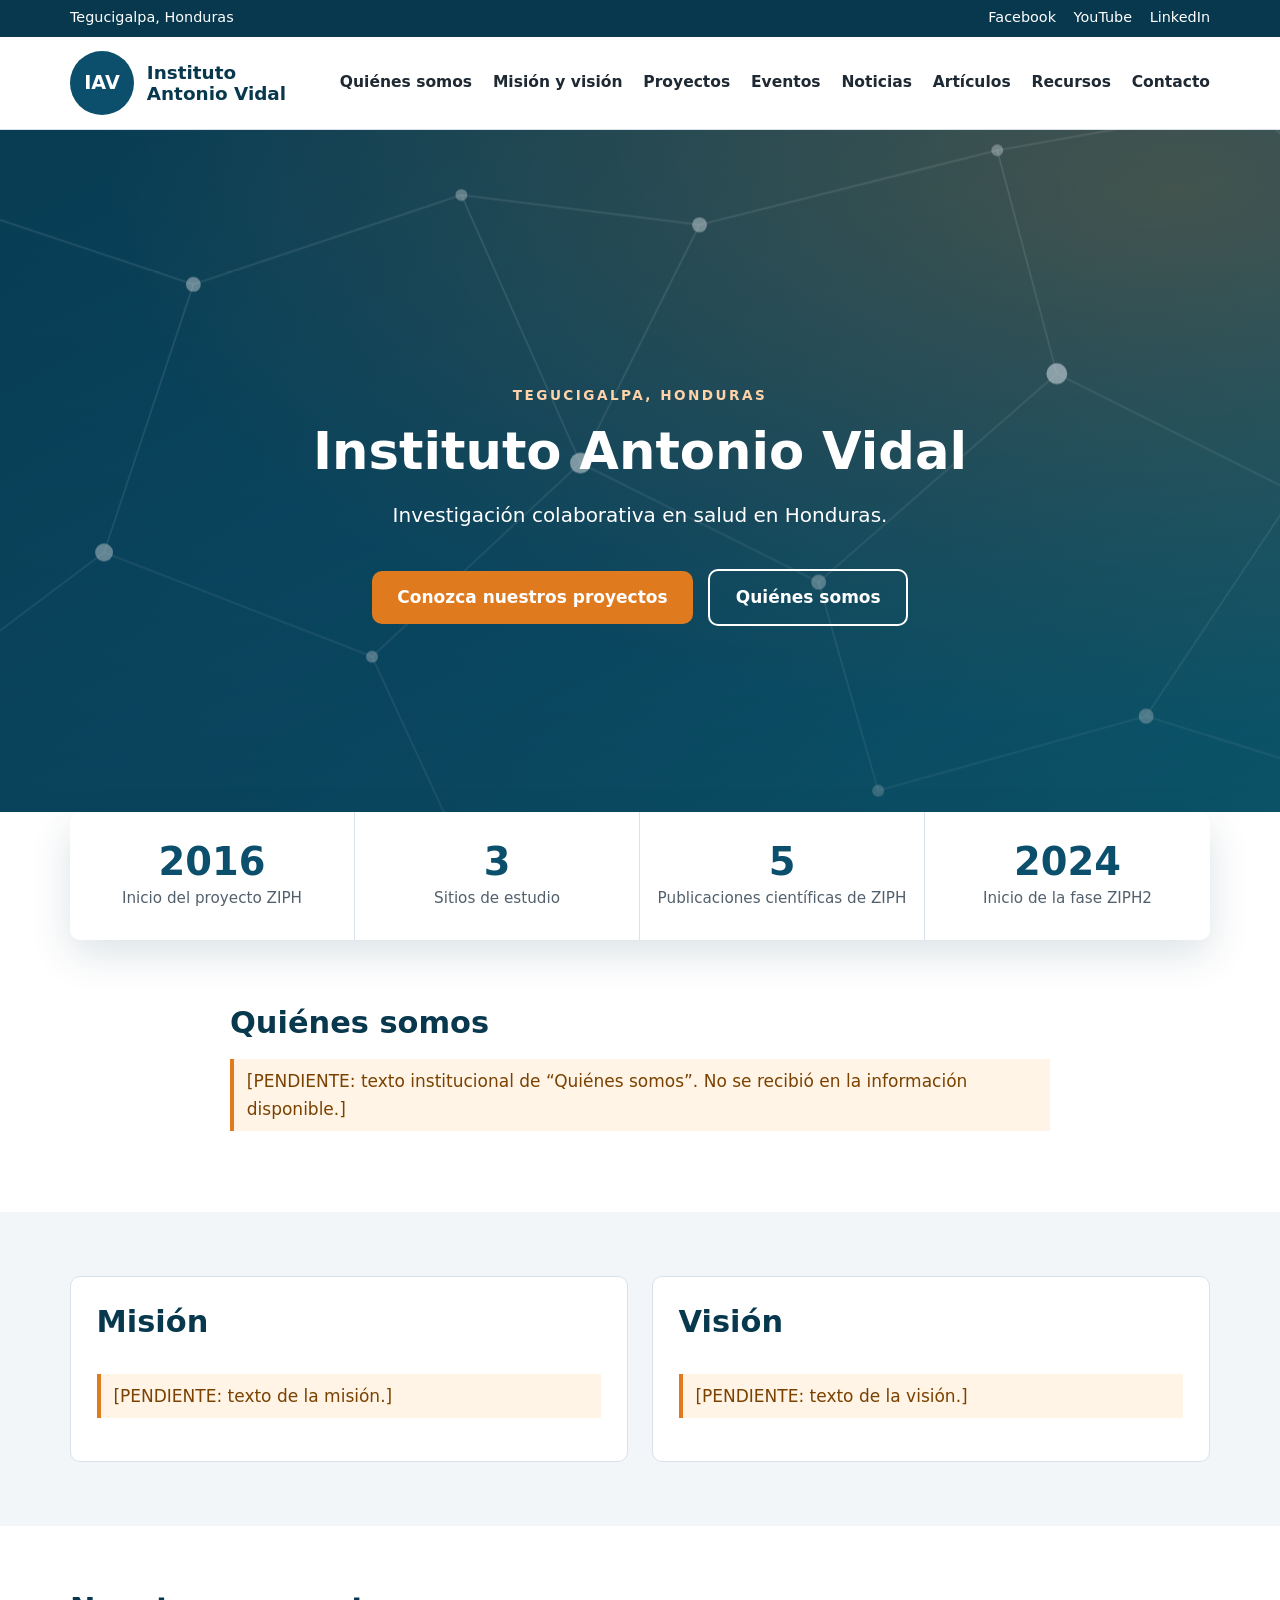
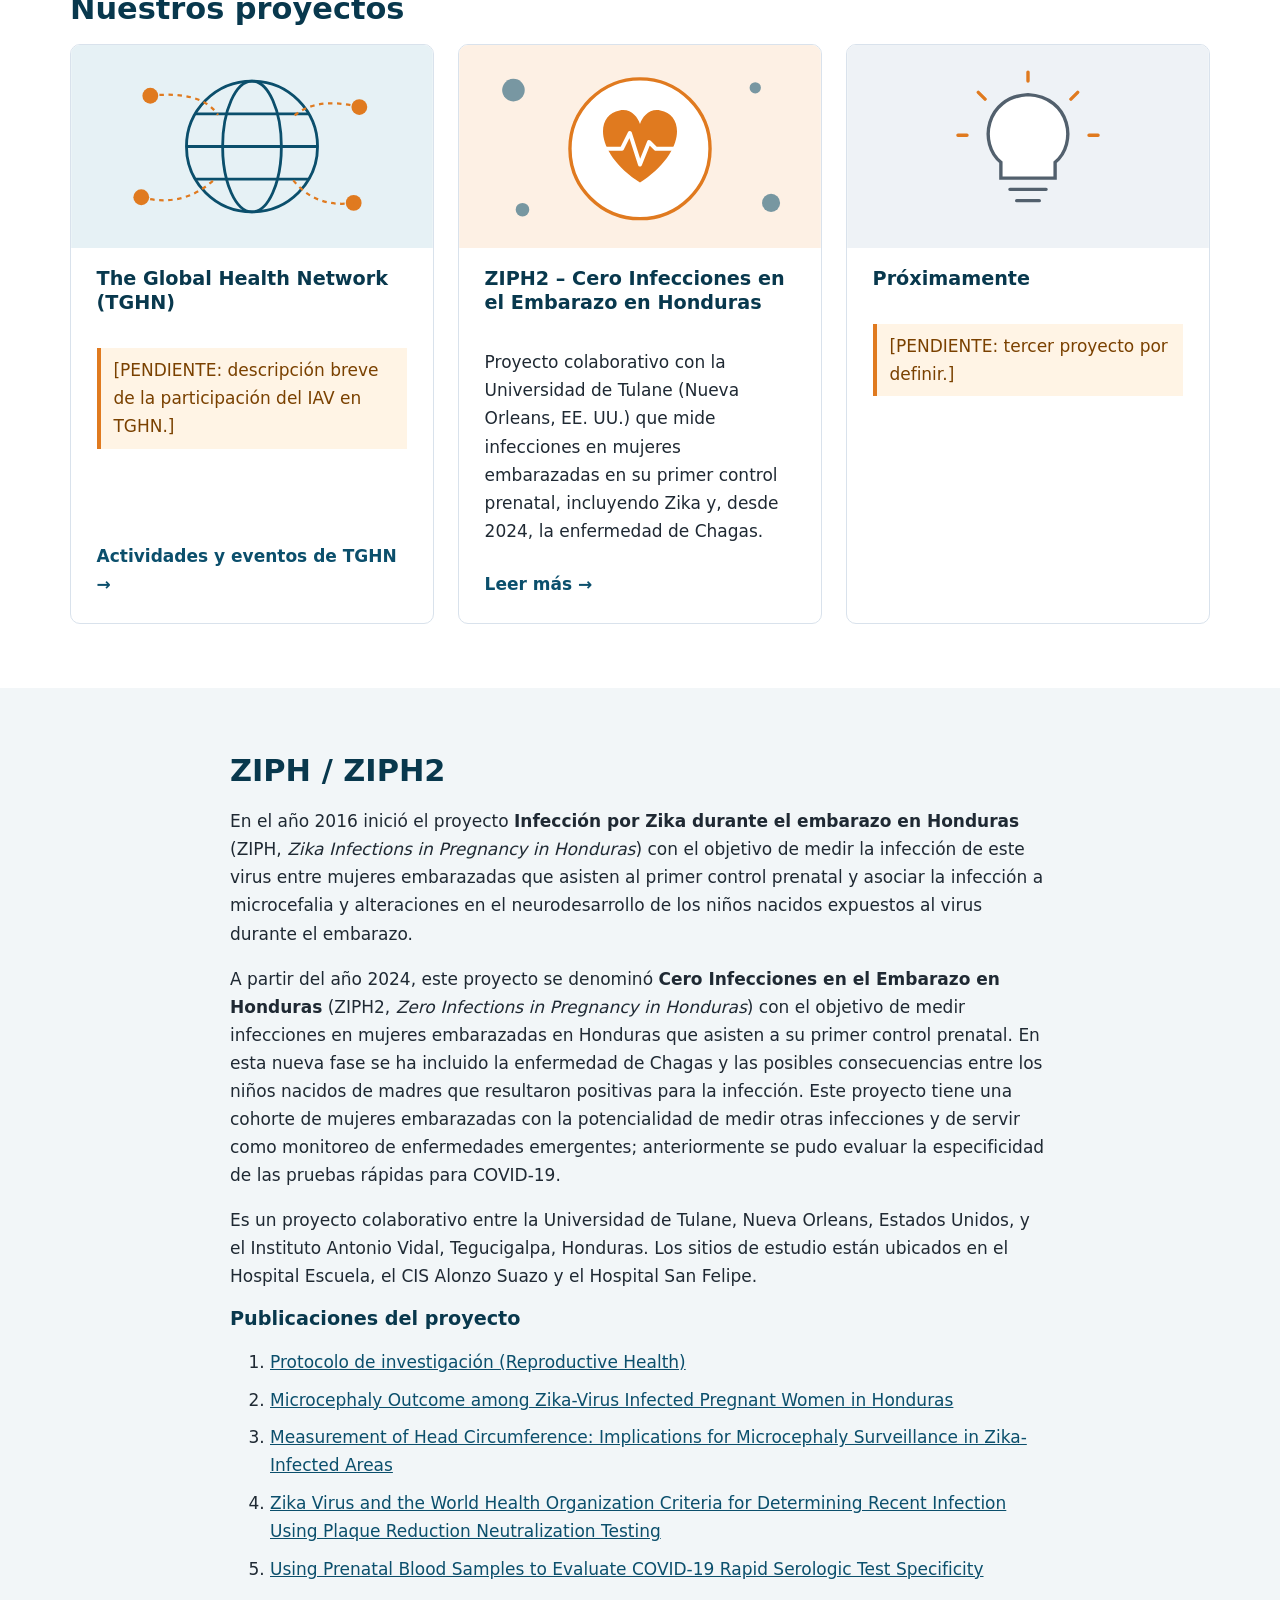
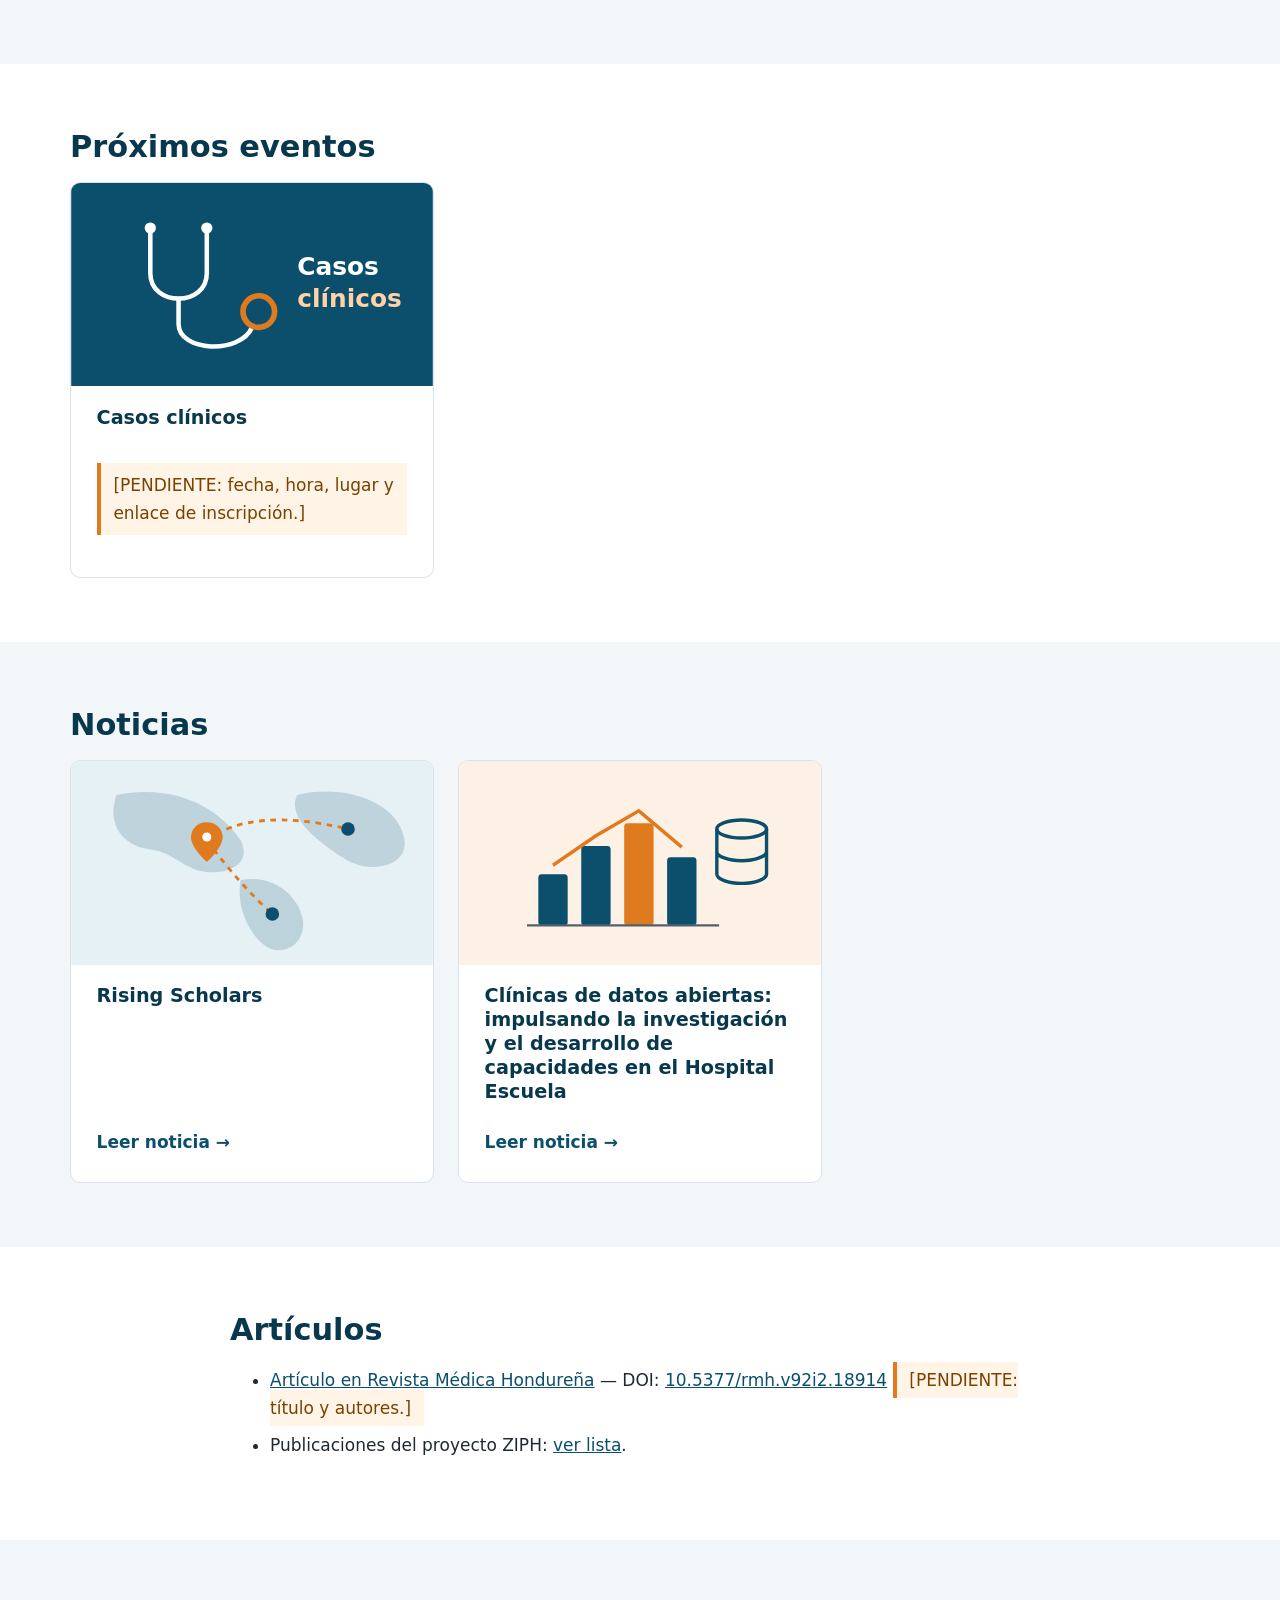
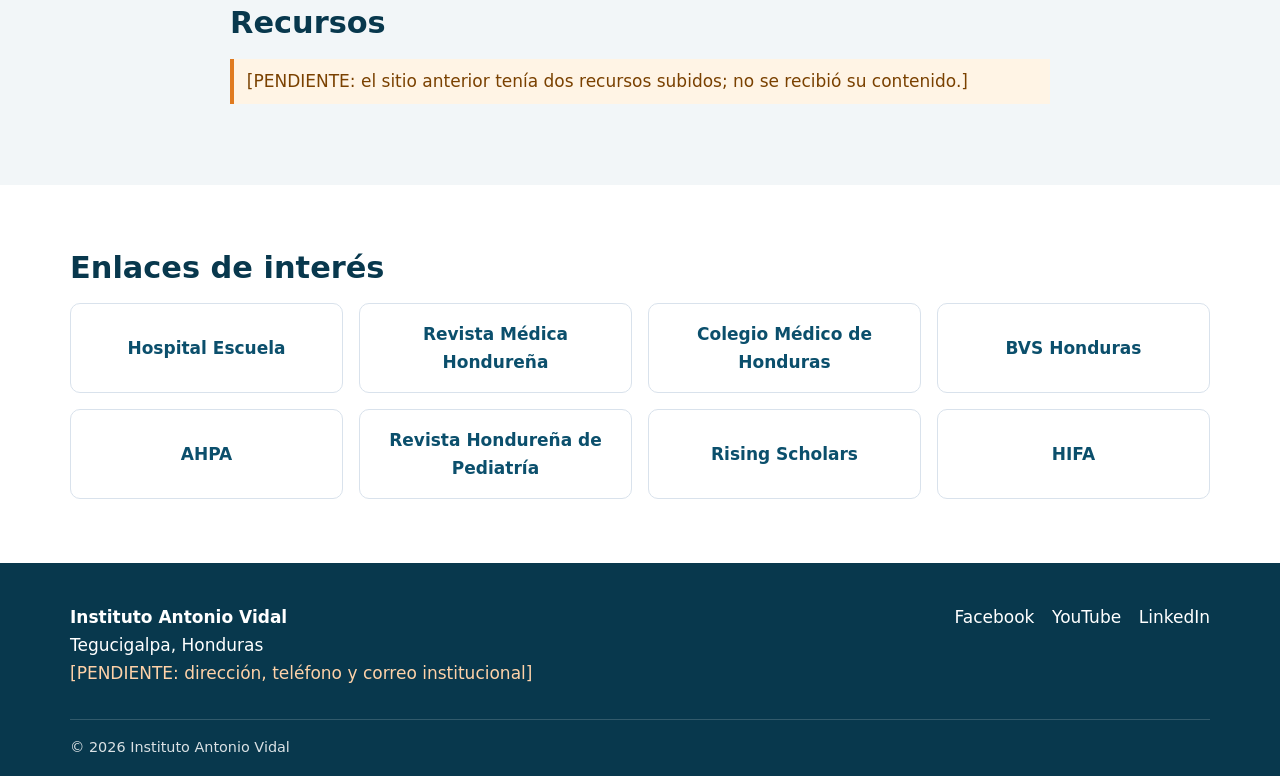
<file: index.html>
<!DOCTYPE html>
<html lang="es">
<head>
  <meta charset="UTF-8">
  <meta name="viewport" content="width=device-width, initial-scale=1.0">
  <title>Instituto Antonio Vidal (IAV) | Investigación en salud – Honduras</title>
  <meta name="description" content="Instituto Antonio Vidal (IAV), Tegucigalpa, Honduras. Proyectos de investigación en salud, eventos, noticias, artículos y recursos.">
  <link rel="stylesheet" href="styles.css">
  <script>document.documentElement.classList.add("js")</script>
</head>
<body>
<div class="progress" aria-hidden="true"></div>
<a href="#inicio" class="to-top" aria-label="Volver arriba">↑</a>

<!-- Barra superior: redes sociales -->
<div class="topbar">
  <div class="container topbar-inner">
    <span>Tegucigalpa, Honduras</span>
    <nav class="social" aria-label="Redes sociales">
      <a href="https://www.facebook.com/InstitutoAntonioVidal.HN/" target="_blank" rel="noopener">Facebook</a>
      <a href="https://www.youtube.com/@InstitutoAntonioVidal" target="_blank" rel="noopener">YouTube</a>
      <!-- El enlace recibido apuntaba al panel de administración (/admin/dashboard/), que no ven los visitantes. Se usa la página pública. -->
      <a href="https://www.linkedin.com/company/106015082/" target="_blank" rel="noopener">LinkedIn</a>
    </nav>
  </div>
</div>

<!-- Encabezado -->
<header class="header">
  <div class="container header-inner">
    <a href="#inicio" class="brand">
      <!-- PENDIENTE: reemplazar por el logo oficial en PNG/SVG con fondo transparente (assets/logo.png) -->
      <span class="logo-placeholder" aria-hidden="true">IAV</span>
      <span class="brand-text">Instituto<br>Antonio Vidal</span>
    </a>
    <button class="menu-toggle" aria-expanded="false" aria-controls="menu">Menú</button>
    <nav id="menu" class="nav" aria-label="Principal">
      <a href="#quienes-somos">Quiénes somos</a>
      <a href="#mision-vision">Misión y visión</a>
      <a href="#proyectos">Proyectos</a>
      <a href="#eventos">Eventos</a>
      <a href="#noticias">Noticias</a>
      <a href="#articulos">Artículos</a>
      <a href="#recursos">Recursos</a>
      <a href="#contacto">Contacto</a>
    </nav>
  </div>
</header>

<main id="inicio">

  <!-- Portada -->
  <section class="hero">
    <!-- Ilustración provisional. Reemplazar por la fotografía enviada por Katia cuando esté disponible. -->
    <div class="hero-bg" aria-hidden="true"></div>
    <div class="container hero-inner">
      <p class="eyebrow anim-in">Tegucigalpa, Honduras</p>
      <h1 class="anim-in d1">Instituto Antonio Vidal</h1>
      <p class="lead anim-in d2">Investigación colaborativa en salud en Honduras.</p>
      <div class="anim-in d3">
        <a class="btn" href="#proyectos">Conozca nuestros proyectos</a>
        <a class="btn btn-ghost" href="#quienes-somos">Quiénes somos</a>
      </div>
    </div>
    <a href="#cifras" class="scroll-hint" aria-label="Bajar">⌄</a>
  </section>

  <!-- Cifras (todas tomadas del resumen del proyecto ZIPH) -->
  <section id="cifras" class="stats">
    <div class="container stats-grid">
      <div class="stat reveal"><span class="num" data-count="2016">2016</span><span>Inicio del proyecto ZIPH</span></div>
      <div class="stat reveal d1"><span class="num" data-count="3">3</span><span>Sitios de estudio</span></div>
      <div class="stat reveal d2"><span class="num" data-count="5">5</span><span>Publicaciones científicas de ZIPH</span></div>
      <div class="stat reveal d3"><span class="num" data-count="2024">2024</span><span>Inicio de la fase ZIPH2</span></div>
    </div>
  </section>

  <!-- Quiénes somos -->
  <section id="quienes-somos" class="section">
    <div class="container narrow">
      <h2 class="reveal">Quiénes somos</h2>
      <p class="pending">[PENDIENTE: texto institucional de “Quiénes somos”. No se recibió en la información disponible.]</p>
    </div>
  </section>

  <!-- Misión y visión -->
  <section id="mision-vision" class="section alt">
    <div class="container grid-2">
      <div class="card reveal">
        <h2 class="reveal">Misión</h2>
        <p class="pending">[PENDIENTE: texto de la misión.]</p>
      </div>
      <div class="card reveal">
        <h2 class="reveal">Visión</h2>
        <p class="pending">[PENDIENTE: texto de la visión.]</p>
      </div>
    </div>
  </section>

  <!-- Proyectos -->
  <section id="proyectos" class="section">
    <div class="container">
      <h2 class="reveal">Nuestros proyectos</h2>
      <div class="grid-3">
        <article class="card reveal">
          <img class="card-img" src="assets/proyecto-tghn.svg" alt="">
          <h3>The Global Health Network (TGHN)</h3>
          <p class="pending">[PENDIENTE: descripción breve de la participación del IAV en TGHN.]</p>
          <a class="link-more" href="https://lac.tghn.org/actividades-y-eventos/" target="_blank" rel="noopener">Actividades y eventos de TGHN →</a>
        </article>
        <article class="card reveal d1">
          <img class="card-img" src="assets/proyecto-ziph.svg" alt="">
          <h3>ZIPH2 – Cero Infecciones en el Embarazo en Honduras</h3>
          <p>Proyecto colaborativo con la Universidad de Tulane (Nueva Orleans, EE. UU.) que mide infecciones en mujeres embarazadas en su primer control prenatal, incluyendo Zika y, desde 2024, la enfermedad de Chagas.</p>
          <a class="link-more" href="#ziph">Leer más →</a>
        </article>
        <article class="card reveal d2">
          <img class="card-img" src="assets/proyecto-proximo.svg" alt="">
          <h3>Próximamente</h3>
          <p class="pending">[PENDIENTE: tercer proyecto por definir.]</p>
        </article>
      </div>
    </div>
  </section>

  <!-- Detalle ZIPH -->
  <section id="ziph" class="section alt">
    <div class="container narrow reveal-group">
      <h2 class="reveal">ZIPH / ZIPH2</h2>
      <p>En el año 2016 inició el proyecto <strong>Infección por Zika durante el embarazo en Honduras</strong> (ZIPH, <em>Zika Infections in Pregnancy in Honduras</em>) con el objetivo de medir la infección de este virus entre mujeres embarazadas que asisten al primer control prenatal y asociar la infección a microcefalia y alteraciones en el neurodesarrollo de los niños nacidos expuestos al virus durante el embarazo.</p>
      <p>A partir del año 2024, este proyecto se denominó <strong>Cero Infecciones en el Embarazo en Honduras</strong> (ZIPH2, <em>Zero Infections in Pregnancy in Honduras</em>) con el objetivo de medir infecciones en mujeres embarazadas en Honduras que asisten a su primer control prenatal. En esta nueva fase se ha incluido la enfermedad de Chagas y las posibles consecuencias entre los niños nacidos de madres que resultaron positivas para la infección. Este proyecto tiene una cohorte de mujeres embarazadas con la potencialidad de medir otras infecciones y de servir como monitoreo de enfermedades emergentes; anteriormente se pudo evaluar la especificidad de las pruebas rápidas para COVID-19.</p>
      <p>Es un proyecto colaborativo entre la Universidad de Tulane, Nueva Orleans, Estados Unidos, y el Instituto Antonio Vidal, Tegucigalpa, Honduras. Los sitios de estudio están ubicados en el Hospital Escuela, el CIS Alonzo Suazo y el Hospital San Felipe.</p>
      <h3>Publicaciones del proyecto</h3>
      <ol class="pubs reveal-group">
        <li><a href="https://reproductive-health-journal.biomedcentral.com/articles/10.1186/s12978-016-0200-6" target="_blank" rel="noopener">Protocolo de investigación (Reproductive Health)</a></li>
        <li><a href="https://pubmed.ncbi.nlm.nih.gov/33724927/" target="_blank" rel="noopener">Microcephaly Outcome among Zika-Virus Infected Pregnant Women in Honduras</a></li>
        <li><a href="https://doi.org/10.3390/tropicalmed6010005" target="_blank" rel="noopener">Measurement of Head Circumference: Implications for Microcephaly Surveillance in Zika-Infected Areas</a></li>
        <li><a href="https://www.ajtmh.org/view/journals/tpmd/99/3/article-p780.xml" target="_blank" rel="noopener">Zika Virus and the World Health Organization Criteria for Determining Recent Infection Using Plaque Reduction Neutralization Testing</a></li>
        <li><a href="https://doi.org/10.1007/s10995-020-02981-9" target="_blank" rel="noopener">Using Prenatal Blood Samples to Evaluate COVID-19 Rapid Serologic Test Specificity</a></li>
      </ol>
    </div>
  </section>

  <!-- Eventos -->
  <section id="eventos" class="section">
    <div class="container">
      <h2 class="reveal">Próximos eventos</h2>
      <div class="grid-3">
        <article class="card reveal">
          <!-- Imagen provisional: reemplazar por el afiche real de “Casos clínicos” -->
          <img class="card-img" src="assets/evento-casos-clinicos.svg" alt="Casos clínicos">
          <h3>Casos clínicos</h3>
          <p class="pending">[PENDIENTE: fecha, hora, lugar y enlace de inscripción.]</p>
        </article>
      </div>
    </div>
  </section>

  <!-- Noticias -->
  <section id="noticias" class="section alt">
    <div class="container">
      <h2 class="reveal">Noticias</h2>
      <div class="grid-3">
        <article class="card reveal">
          <!-- Imagen provisional: reemplazar por el mapa enviado por Katia -->
          <img class="card-img" src="assets/noticia-rising.svg" alt="">
          <h3>Rising Scholars</h3>
          <a class="link-more" href="https://risingscholars.net/en/news/details/2080/" target="_blank" rel="noopener">Leer noticia →</a>
        </article>
        <article class="card reveal d1">
          <img class="card-img" src="assets/noticia-datos.svg" alt="">
          <h3>Clínicas de datos abiertas: impulsando la investigación y el desarrollo de capacidades en el Hospital Escuela</h3>
          <a class="link-more" href="https://lac.tghn.org/noticias/clinicas-de-datos-abiertas-impulsando-la-investigacion-y-el-desarrollo-de-capacidades-en-el-hospital-escuela/" target="_blank" rel="noopener">Leer noticia →</a>
        </article>
        <!-- Nota: la 3.ª noticia recibida era el mismo enlace que la 2.ª. Falta confirmar cuál era la correcta. -->
      </div>
    </div>
  </section>

  <!-- Artículos -->
  <section id="articulos" class="section">
    <div class="container narrow">
      <h2 class="reveal">Artículos</h2>
      <ul class="pubs">
        <li>
          <a href="https://camjol.info/index.php/RMH/article/view/19245/23810" target="_blank" rel="noopener">Artículo en Revista Médica Hondureña</a>
          — DOI: <a href="https://doi.org/10.5377/rmh.v92i2.18914" target="_blank" rel="noopener">10.5377/rmh.v92i2.18914</a>
          <span class="pending">[PENDIENTE: título y autores.]</span>
        </li>
        <li>Publicaciones del proyecto ZIPH: <a href="#ziph">ver lista</a>.</li>
      </ul>
    </div>
  </section>

  <!-- Recursos -->
  <section id="recursos" class="section alt">
    <div class="container narrow">
      <h2 class="reveal">Recursos</h2>
      <p class="pending">[PENDIENTE: el sitio anterior tenía dos recursos subidos; no se recibió su contenido.]</p>
    </div>
  </section>

  <!-- Enlaces de interés -->
  <section id="enlaces" class="section">
    <div class="container">
      <h2 class="reveal">Enlaces de interés</h2>
      <!-- PENDIENTE: logos de cada institución (con permiso de uso). Por ahora se muestran como texto. -->
      <ul class="links-grid reveal-group">
        <li><a href="https://hospitalescuela.hn/" target="_blank" rel="noopener">Hospital Escuela</a></li>
        <li><a href="https://revistamedicahondurena.hn/" target="_blank" rel="noopener">Revista Médica Hondureña</a></li>
        <li><a href="https://www.colegiomedico.hn/" target="_blank" rel="noopener">Colegio Médico de Honduras</a></li>
        <li><a href="https://honduras.bvsalud.org/" target="_blank" rel="noopener">BVS Honduras</a></li>
        <li><a href="https://www.facebook.com/AHPA2000/" target="_blank" rel="noopener">AHPA</a></li>
        <li><a href="https://camjol.info/index.php/RHP" target="_blank" rel="noopener">Revista Hondureña de Pediatría</a></li>
        <li><a href="https://risingscholars.net/en/" target="_blank" rel="noopener">Rising Scholars</a></li>
        <li><a href="https://www.hifa.org/" target="_blank" rel="noopener">HIFA</a></li>
      </ul>
    </div>
  </section>

</main>

<footer id="contacto" class="footer">
  <div class="container footer-inner">
    <div>
      <strong>Instituto Antonio Vidal</strong><br>
      Tegucigalpa, Honduras<br>
      <span class="pending-light">[PENDIENTE: dirección, teléfono y correo institucional]</span>
    </div>
    <nav class="social" aria-label="Redes sociales (pie)">
      <a href="https://www.facebook.com/InstitutoAntonioVidal.HN/" target="_blank" rel="noopener">Facebook</a>
      <a href="https://www.youtube.com/@InstitutoAntonioVidal" target="_blank" rel="noopener">YouTube</a>
      <a href="https://www.linkedin.com/company/106015082/" target="_blank" rel="noopener">LinkedIn</a>
    </nav>
  </div>
  <div class="container copy">© <span id="year"></span> Instituto Antonio Vidal</div>
</footer>

<script>
  document.getElementById('year').textContent = new Date().getFullYear();
  const reduce = matchMedia('(prefers-reduced-motion: reduce)').matches;

  // Menú móvil
  const t = document.querySelector('.menu-toggle'), m = document.getElementById('menu');
  t.addEventListener('click', () => { const o = m.classList.toggle('open'); t.setAttribute('aria-expanded', o); });
  m.querySelectorAll('a').forEach(a => a.addEventListener('click', () => { m.classList.remove('open'); t.setAttribute('aria-expanded', false); }));

  // Aparición al hacer scroll (elementos sueltos y grupos escalonados)
  document.querySelectorAll('.reveal-group > *').forEach((el, i) => { el.classList.add('reveal'); el.style.transitionDelay = (i % 6) * 70 + 'ms'; });
  const io = new IntersectionObserver(es => es.forEach(e => {
    if (e.isIntersecting) { const el = e.target; el.classList.add('visible'); io.unobserve(el); setTimeout(() => { el.classList.add('done'); el.style.transitionDelay = ''; }, 1200); }
  }), { threshold: .15, rootMargin: '0px 0px -40px 0px' });
  document.querySelectorAll('.reveal').forEach(el => io.observe(el));

  // Contadores animados
  const co = new IntersectionObserver(es => es.forEach(e => {
    if (!e.isIntersecting) return; co.unobserve(e.target);
    const el = e.target, end = +el.dataset.count, start = end > 1000 ? end - 30 : 0, t0 = performance.now();
    if (reduce) return;
    const step = now => { const k = Math.min((now - t0) / 1400, 1), v = 1 - Math.pow(1 - k, 3);
      el.textContent = Math.round(start + (end - start) * v); if (k < 1) requestAnimationFrame(step); };
    requestAnimationFrame(step);
  }), { threshold: .6 });
  document.querySelectorAll('[data-count]').forEach(el => co.observe(el));

  // Barra de progreso, encabezado compacto, botón "arriba", parallax del hero, menú activo
  const bar = document.querySelector('.progress'), header = document.querySelector('.header'),
        toTop = document.querySelector('.to-top'), heroBg = document.querySelector('.hero-bg'),
        links = [...m.querySelectorAll('a')],
        secs = links.map(a => document.querySelector(a.getAttribute('href'))).filter(Boolean);
  let ticking = false;
  function onScroll() {
    const y = scrollY, max = document.documentElement.scrollHeight - innerHeight;
    bar.style.transform = `scaleX(${max > 0 ? y / max : 0})`;
    header.classList.toggle('compact', y > 60);
    toTop.classList.toggle('show', y > 700);
    if (!reduce && y < innerHeight) heroBg.style.transform = `translateY(${y * .35}px) scale(1.1)`;
    let cur = null; secs.forEach(s => { if (s.getBoundingClientRect().top < 140) cur = s.id; });
    links.forEach(a => a.classList.toggle('active', a.getAttribute('href') === '#' + cur));
    ticking = false;
  }
  addEventListener('scroll', () => { if (!ticking) { requestAnimationFrame(onScroll); ticking = true; } }, { passive: true });
  onScroll();
</script>
</body>
</html>
</file>
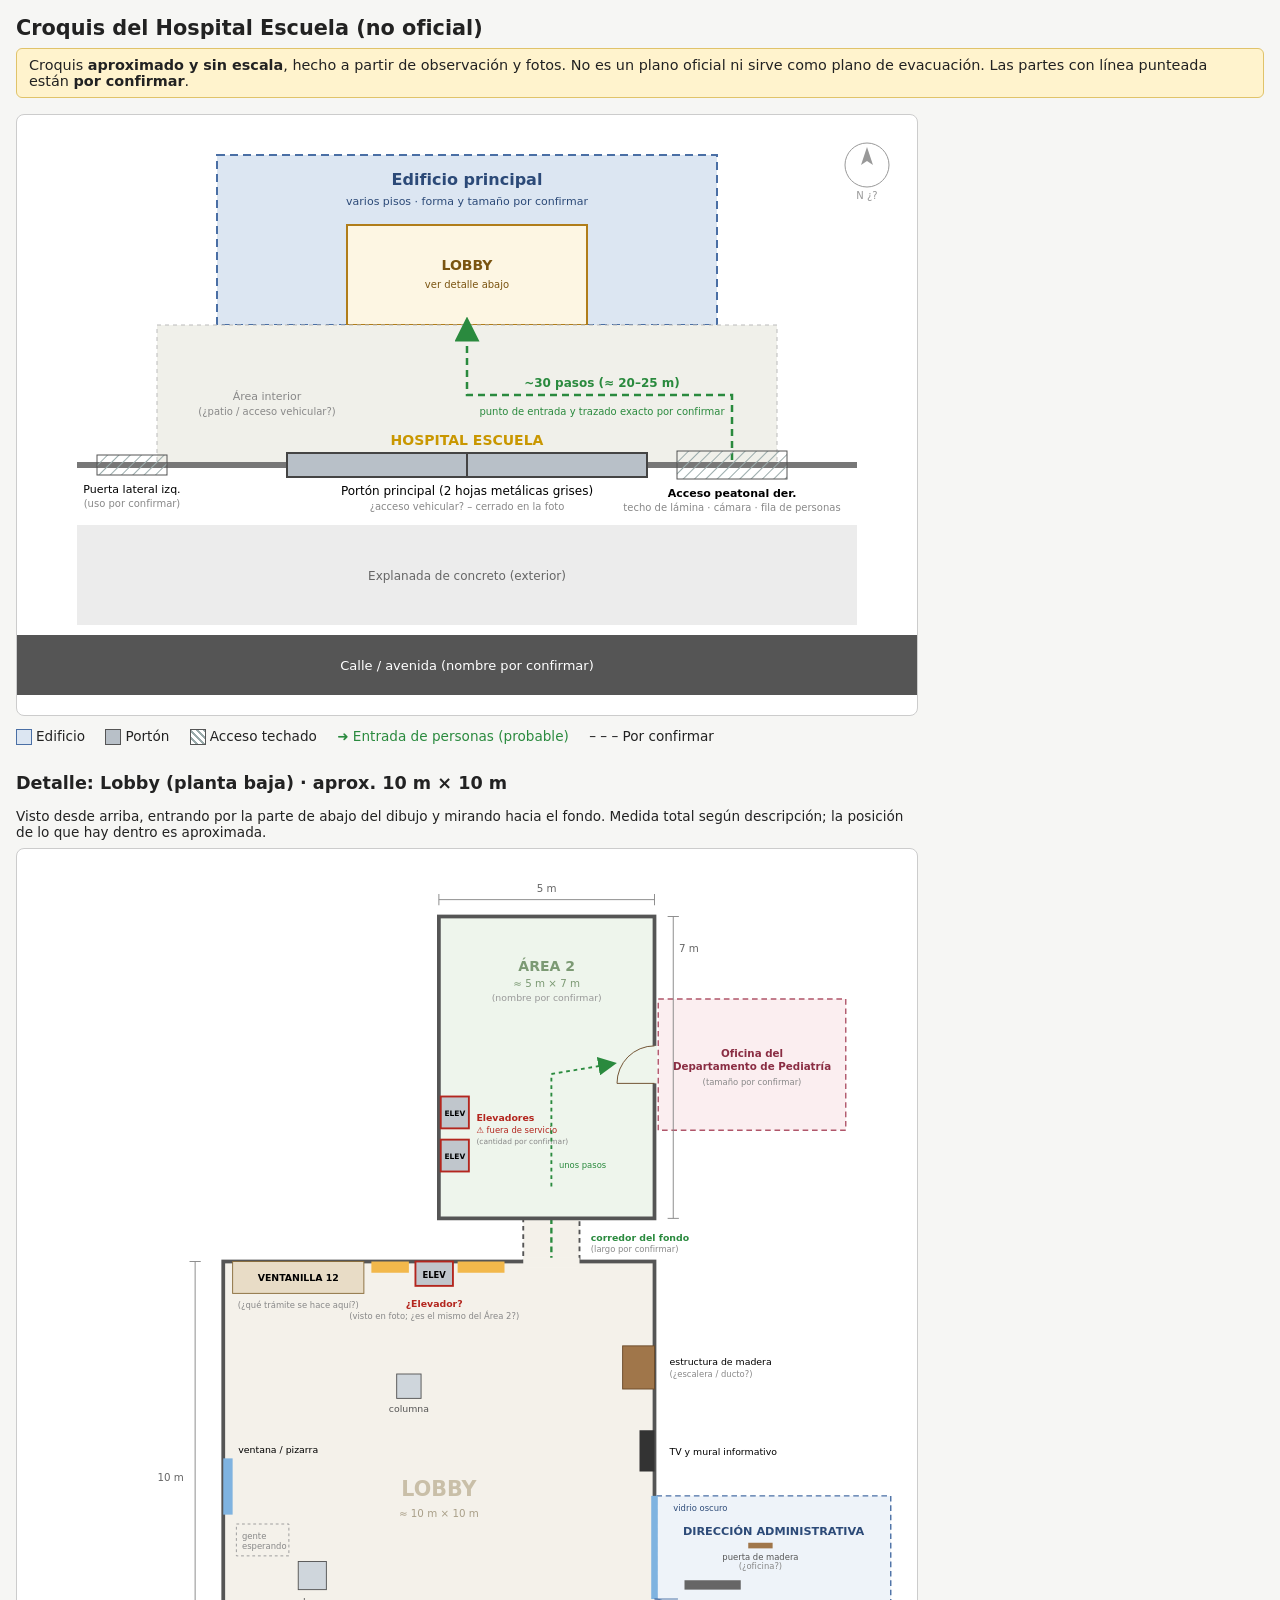
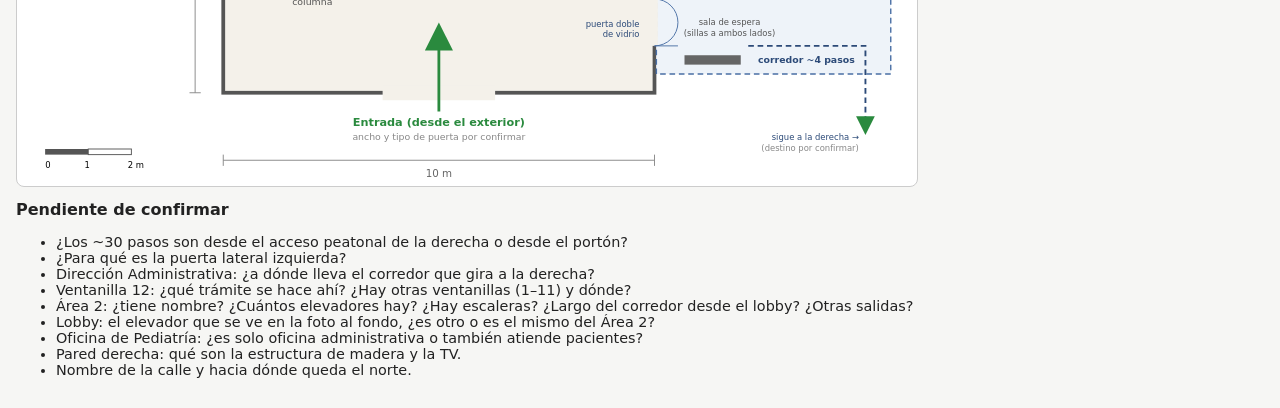
<file: croquis/index.html>
<!DOCTYPE html>
<html lang="es">
<head>
<meta charset="UTF-8">
<meta name="viewport" content="width=device-width, initial-scale=1">
<title>Croquis no oficial – Hospital Escuela</title>
<style>
  body { font-family: system-ui, sans-serif; margin: 0; padding: 16px; background: #f6f6f4; color: #222; }
  h1 { font-size: 1.3rem; margin: 0 0 4px; }
  .aviso { background: #fff3cd; border: 1px solid #e0c36a; padding: 8px 12px; border-radius: 6px; font-size: .9rem; margin: 8px 0 16px; }
  .mapa { background: #fff; border: 1px solid #ccc; border-radius: 8px; max-width: 900px; }
  svg { width: 100%; height: auto; display: block; }
  .leyenda { font-size: .85rem; margin-top: 12px; max-width: 900px; }
  .leyenda span { display: inline-block; margin-right: 16px; }
  .sw { display: inline-block; width: 14px; height: 14px; vertical-align: middle; margin-right: 4px; border: 1px solid #555; }
  .pend { max-width: 900px; font-size: .9rem; }
</style>
</head>
<body>
<h1>Croquis del Hospital Escuela (no oficial)</h1>
<div class="aviso">
  Croquis <strong>aproximado y sin escala</strong>, hecho a partir de observación y fotos.
  No es un plano oficial ni sirve como plano de evacuación.
  Las partes con línea punteada están <strong>por confirmar</strong>.
</div>

<div class="mapa">
<svg viewBox="0 0 900 600" xmlns="http://www.w3.org/2000/svg" font-family="system-ui, sans-serif">
  <defs>
    <pattern id="techo" width="8" height="8" patternUnits="userSpaceOnUse" patternTransform="rotate(45)">
      <line x1="0" y1="0" x2="0" y2="8" stroke="#9aa" stroke-width="2"/>
    </pattern>
  </defs>

  <!-- Brújula (orientación por confirmar) -->
  <g transform="translate(850,50)">
    <circle r="22" fill="#fff" stroke="#999"/>
    <path d="M0,-18 L6,0 L0,-4 L-6,0 Z" fill="#999"/>
    <text y="34" text-anchor="middle" font-size="10" fill="#999">N ¿?</text>
  </g>

  <!-- Edificio principal (detrás del portón) -->
  <rect x="200" y="40" width="500" height="170" fill="#dce6f2" stroke="#4a6fa5" stroke-width="2" stroke-dasharray="8 5"/>
  <text x="450" y="70" text-anchor="middle" font-size="16" font-weight="600" fill="#2c4a78">Edificio principal</text>
  <text x="450" y="90" text-anchor="middle" font-size="11" fill="#2c4a78">varios pisos · forma y tamaño por confirmar</text>

  <!-- Lobby (planta baja) -->
  <rect x="330" y="110" width="240" height="100" fill="#fdf6e3" stroke="#b07d1a" stroke-width="2"/>
  <text x="450" y="155" text-anchor="middle" font-size="14" font-weight="700" fill="#7a5410">LOBBY</text>
  <text x="450" y="173" text-anchor="middle" font-size="10" fill="#7a5410">ver detalle abajo</text>

  <!-- Espacio interior entre portón y edificio -->
  <rect x="140" y="210" width="620" height="140" fill="#f0f0ea" stroke="#bbb" stroke-dasharray="4 4"/>
  <text x="250" y="285" text-anchor="middle" font-size="11" fill="#888">Área interior</text>
  <text x="250" y="300" text-anchor="middle" font-size="10" fill="#888">(¿patio / acceso vehicular?)</text>

  <!-- Recorrido entrada → lobby (~30 pasos) -->
  <path d="M715,345 L715,280 L450,280 L450,214" fill="none" stroke="#2a8a3e" stroke-width="2.5" stroke-dasharray="7 5" marker-end="url(#flecha)"/>
  <text x="585" y="272" text-anchor="middle" font-size="12" font-weight="600" fill="#2a8a3e">~30 pasos (≈ 20–25 m)</text>
  <text x="585" y="300" text-anchor="middle" font-size="10" fill="#2a8a3e">punto de entrada y trazado exacto por confirmar</text>

  <!-- Muro frontal -->
  <line x1="60" y1="350" x2="840" y2="350" stroke="#777" stroke-width="6"/>

  <!-- Puerta lateral izquierda -->
  <rect x="80" y="340" width="70" height="20" fill="url(#techo)" stroke="#555"/>
  <text x="115" y="378" text-anchor="middle" font-size="11">Puerta lateral izq.</text>
  <text x="115" y="392" text-anchor="middle" font-size="10" fill="#888">(uso por confirmar)</text>

  <!-- Portón principal -->
  <rect x="270" y="338" width="360" height="24" fill="#b8c0c8" stroke="#444" stroke-width="2"/>
  <line x1="450" y1="338" x2="450" y2="362" stroke="#444" stroke-width="2"/>
  <text x="450" y="330" text-anchor="middle" font-size="14" font-weight="700" fill="#c99700">HOSPITAL ESCUELA</text>
  <text x="450" y="380" text-anchor="middle" font-size="12">Portón principal (2 hojas metálicas grises)</text>
  <text x="450" y="395" text-anchor="middle" font-size="10" fill="#888">¿acceso vehicular? – cerrado en la foto</text>

  <!-- Acceso peatonal derecho -->
  <rect x="660" y="336" width="110" height="28" fill="url(#techo)" stroke="#555"/>
  <text x="715" y="382" text-anchor="middle" font-size="11" font-weight="600">Acceso peatonal der.</text>
  <text x="715" y="396" text-anchor="middle" font-size="10" fill="#888">techo de lámina · cámara · fila de personas</text>
  <defs>
    <marker id="flecha" markerWidth="10" markerHeight="10" refX="5" refY="5" orient="auto">
      <path d="M0,0 L10,5 L0,10 Z" fill="#2a8a3e"/>
    </marker>
  </defs>

  <!-- Explanada exterior -->
  <rect x="60" y="410" width="780" height="100" fill="#ececec" stroke="none"/>
  <text x="450" y="465" text-anchor="middle" font-size="12" fill="#666">Explanada de concreto (exterior)</text>

  <!-- Calle -->
  <rect x="0" y="520" width="900" height="60" fill="#555"/>
  <text x="450" y="555" text-anchor="middle" font-size="13" fill="#fff">Calle / avenida (nombre por confirmar)</text>
</svg>
</div>

<div class="leyenda">
  <span><i class="sw" style="background:#dce6f2;border-color:#4a6fa5"></i>Edificio</span>
  <span><i class="sw" style="background:#b8c0c8"></i>Portón</span>
  <span><i class="sw" style="background:repeating-linear-gradient(45deg,#fff 0 3px,#9aa 3px 5px)"></i>Acceso techado</span>
  <span style="color:#2a8a3e">➜ Entrada de personas (probable)</span>
  <span>– – – Por confirmar</span>
</div>

<h2 style="font-size:1.1rem;margin-top:28px">Detalle: Lobby (planta baja) · aprox. 10 m × 10 m</h2>
<p style="font-size:.85rem;max-width:900px;margin:0 0 8px">Visto desde arriba, entrando por la parte de abajo del dibujo y mirando hacia el fondo. Medida total según descripción; la posición de lo que hay dentro es aproximada.</p>
<div class="mapa">
<svg viewBox="0 0 960 1000" xmlns="http://www.w3.org/2000/svg" font-family="system-ui, sans-serif">
  <defs>
    <marker id="fl2" markerWidth="10" markerHeight="10" refX="5" refY="5" orient="auto">
      <path d="M0,0 L10,5 L0,10 Z" fill="#2a8a3e"/>
    </marker>
  </defs>
  <g transform="translate(0,360)">
  <!-- ===== Área 2: 5 m ancho x 7 m fondo, al fondo a la derecha (46 px = 1 m) ===== -->
  <!-- Corredor de conexión (largo por confirmar, dibujado ~1 m) -->
  <rect x="540" y="34" width="60" height="50" fill="#f4f1ea" stroke="#555" stroke-width="2" stroke-dasharray="5 4"/>
  <path d="M570,140 L570,20" stroke="#2a8a3e" stroke-width="2.5" stroke-dasharray="6 4" marker-end="url(#fl2)"/>
  <text x="612" y="58" font-size="10" font-weight="600" fill="#2a8a3e">corredor del fondo</text>
  <text x="612" y="70" font-size="9" fill="#888">(largo por confirmar)</text>
  <rect x="450" y="-288" width="230" height="322" fill="#eef5ec" stroke="#555" stroke-width="4"/>
  <text x="565" y="-230" text-anchor="middle" font-size="15" font-weight="700" fill="#7c9a74">ÁREA 2</text>
  <text x="565" y="-213" text-anchor="middle" font-size="11" fill="#7c9a74">≈ 5 m × 7 m</text>
  <text x="565" y="-198" text-anchor="middle" font-size="10" fill="#999">(nombre por confirmar)</text>
  <!-- Elevadores: a mano izquierda al entrar -->
  <rect x="452" y="-50" width="30" height="34" fill="#c0c6cc" stroke="#b3261e" stroke-width="2"/>
  <rect x="452" y="-96" width="30" height="34" fill="#c0c6cc" stroke="#b3261e" stroke-width="2"/>
  <text x="467" y="-29" text-anchor="middle" font-size="8" font-weight="700">ELEV</text>
  <text x="467" y="-75" text-anchor="middle" font-size="8" font-weight="700">ELEV</text>
  <text x="490" y="-70" font-size="10" font-weight="700" fill="#b3261e">Elevadores</text>
  <text x="490" y="-57" font-size="9" fill="#b3261e">⚠ fuera de servicio</text>
  <text x="490" y="-45" font-size="8" fill="#888">(cantidad por confirmar)</text>
  <!-- Oficina Pediatría: unos pasos adelante, a mano derecha -->
  <line x1="680" y1="-150" x2="680" y2="-110" stroke="#eef5ec" stroke-width="6"/>
  <path d="M680,-150 A40,40 0 0 0 640,-110" fill="none" stroke="#6b4b2a"/>
  <line x1="680" y1="-110" x2="640" y2="-110" stroke="#6b4b2a"/>
  <rect x="684" y="-200" width="200" height="140" fill="#fbeef0" stroke="#b0566a" stroke-width="1.5" stroke-dasharray="6 4"/>
  <text x="784" y="-138" text-anchor="middle" font-size="11" font-weight="700" fill="#8a2d43">Oficina del</text>
  <text x="784" y="-124" text-anchor="middle" font-size="11" font-weight="700" fill="#8a2d43">Departamento de Pediatría</text>
  <text x="784" y="-108" text-anchor="middle" font-size="9" fill="#888">(tamaño por confirmar)</text>
  <path d="M570,0 L570,-120 L630,-130" fill="none" stroke="#2a8a3e" stroke-width="2" stroke-dasharray="4 4" marker-end="url(#fl2)"/>
  <text x="578" y="-20" font-size="9" fill="#2a8a3e">unos pasos</text>
  <line x1="450" y1="-306" x2="680" y2="-306" stroke="#888"/>
  <line x1="450" y1="-312" x2="450" y2="-300" stroke="#888"/><line x1="680" y1="-312" x2="680" y2="-300" stroke="#888"/>
  <text x="565" y="-314" text-anchor="middle" font-size="11" fill="#666">5 m</text>
  <line x1="700" y1="-288" x2="700" y2="34" stroke="#888"/>
  <line x1="694" y1="-288" x2="706" y2="-288" stroke="#888"/><line x1="694" y1="34" x2="706" y2="34" stroke="#888"/>
  <text x="706" y="-250" font-size="11" fill="#666">7 m</text>

  <!-- Escala: 46 px = 1 m ; lobby 460 x 460 px = 10 x 10 m -->
  <rect x="220" y="80" width="460" height="460" fill="#f4f1ea" stroke="#555" stroke-width="4"/>
  <text x="450" y="330" text-anchor="middle" font-size="22" font-weight="700" fill="#c9bfa8">LOBBY</text>
  <text x="450" y="352" text-anchor="middle" font-size="11" fill="#a99f88">≈ 10 m × 10 m</text>

  <!-- Cotas -->
  <line x1="220" y1="612" x2="680" y2="612" stroke="#888"/>
  <line x1="220" y1="606" x2="220" y2="618" stroke="#888"/><line x1="680" y1="606" x2="680" y2="618" stroke="#888"/>
  <text x="450" y="630" text-anchor="middle" font-size="11" fill="#666">10 m</text>
  <line x1="190" y1="80" x2="190" y2="540" stroke="#888"/>
  <line x1="184" y1="80" x2="196" y2="80" stroke="#888"/><line x1="184" y1="540" x2="196" y2="540" stroke="#888"/>
  <text x="178" y="314" text-anchor="end" font-size="11" fill="#666">10 m</text>
  <!-- Escala gráfica -->
  <g transform="translate(30,600)">
    <rect x="0" y="0" width="46" height="6" fill="#555"/><rect x="46" y="0" width="46" height="6" fill="#fff" stroke="#555"/>
    <text x="0" y="20" font-size="9">0</text><text x="42" y="20" font-size="9">1</text><text x="88" y="20" font-size="9">2 m</text>
  </g>

  <!-- Entrada (abajo) -->
  <rect x="390" y="532" width="120" height="16" fill="#f4f1ea"/>
  <text x="450" y="575" text-anchor="middle" font-size="12" font-weight="600" fill="#2a8a3e">Entrada (desde el exterior)</text>
  <text x="450" y="590" text-anchor="middle" font-size="10" fill="#888">ancho y tipo de puerta por confirmar</text>
  <path d="M450,560 L450,480" stroke="#2a8a3e" stroke-width="3" marker-end="url(#fl2)"/>

  <!-- Columnas -->
  <rect x="300" y="400" width="30" height="30" fill="#cfd6dc" stroke="#555"/>
  <text x="315" y="446" text-anchor="middle" font-size="10" fill="#555">columna</text>
  <rect x="405" y="200" width="26" height="26" fill="#cfd6dc" stroke="#555"/>
  <text x="418" y="240" text-anchor="middle" font-size="10" fill="#555">columna</text>

  <!-- Pared derecha -->
  <!-- Dirección Administrativa: fachada de vidrio en la pared derecha del lobby; la oficina queda fuera del lobby -->
  <rect x="682" y="330" width="250" height="190" fill="#eef3f9" stroke="#4a6fa5" stroke-width="1.5" stroke-dasharray="6 4"/>
  <line x1="680" y1="330" x2="680" y2="440" stroke="#7fb3e0" stroke-width="7"/>
  <text x="700" y="346" font-size="9" fill="#2c4a78">vidrio oscuro</text>
  <!-- Puerta doble de vidrio -->
  <line x1="680" y1="440" x2="680" y2="490" stroke="#f4f1ea" stroke-width="7"/>
  <path d="M680,440 A25,25 0 0 1 705,465" fill="none" stroke="#4a6fa5"/>
  <path d="M680,490 A25,25 0 0 0 705,465" fill="none" stroke="#4a6fa5"/>
  <line x1="680" y1="440" x2="705" y2="440" stroke="#4a6fa5"/>
  <line x1="680" y1="490" x2="705" y2="490" stroke="#4a6fa5"/>
  <text x="664" y="470" text-anchor="end" font-size="9" fill="#2c4a78">puerta doble</text>
  <text x="664" y="481" text-anchor="end" font-size="9" fill="#2c4a78">de vidrio</text>
  <!-- Interior -->
  <text x="807" y="372" text-anchor="middle" font-size="12" font-weight="700" fill="#2c4a78">DIRECCIÓN ADMINISTRATIVA</text>
  <rect x="712" y="420" width="60" height="10" fill="#666"/>
  <rect x="712" y="500" width="60" height="10" fill="#666"/>
  <text x="760" y="468" text-anchor="middle" font-size="9" fill="#555">sala de espera</text>
  <text x="760" y="479" text-anchor="middle" font-size="9" fill="#555">(sillas a ambos lados)</text>
  <rect x="780" y="380" width="26" height="6" fill="#a0764a"/>
  <text x="793" y="398" text-anchor="middle" font-size="9" fill="#555">puerta de madera</text>
  <text x="793" y="408" text-anchor="middle" font-size="9" fill="#888">(¿oficina?)</text>
  <path d="M780,490 L905,490 L905,575" fill="none" stroke="#2c4a78" stroke-width="2" stroke-dasharray="6 4" marker-end="url(#fl2)"/>
  <text x="842" y="508" text-anchor="middle" font-size="10" font-weight="600" fill="#2c4a78">corredor ~4 pasos</text>
  <text x="898" y="590" text-anchor="end" font-size="9" fill="#2c4a78">sigue a la derecha →</text>
  <text x="898" y="602" text-anchor="end" font-size="9" fill="#888">(destino por confirmar)</text>
  <rect x="664" y="260" width="16" height="44" fill="#333"/>
  <text x="696" y="286" font-size="10">TV y mural informativo</text>
  <rect x="646" y="170" width="34" height="46" fill="#a0764a" stroke="#6b4b2a"/>
  <text x="696" y="190" font-size="10">estructura de madera</text>
  <text x="696" y="203" font-size="9" fill="#888">(¿escalera / ducto?)</text>

  <!-- Pared izquierda -->
  <rect x="220" y="290" width="10" height="60" fill="#7fb3e0"/>
  <text x="236" y="284" font-size="10">ventana / pizarra</text>
  <rect x="234" y="360" width="56" height="34" fill="none" stroke="#999" stroke-dasharray="3 3"/>
  <text x="240" y="376" font-size="9" fill="#888">gente</text>
  <text x="240" y="387" font-size="9" fill="#888">esperando</text>

  <!-- Fondo -->
  <rect x="230" y="80" width="140" height="34" fill="#e8dcc6" stroke="#8a6d3b"/>
  <text x="300" y="101" text-anchor="middle" font-size="10" font-weight="700">VENTANILLA 12</text>
  <text x="300" y="130" text-anchor="middle" font-size="9" fill="#888">(¿qué trámite se hace aquí?)</text>
  <rect x="378" y="80" width="40" height="12" fill="#f2b84b"/>
  <rect x="470" y="80" width="50" height="12" fill="#f2b84b"/>
  <text x="445" y="128" text-anchor="middle" font-size="10" font-weight="700" fill="#b3261e">¿Elevador?</text>
  <text x="445" y="141" text-anchor="middle" font-size="9" fill="#888">(visto en foto; ¿es el mismo del Área 2?)</text>
  <rect x="425" y="80" width="40" height="26" fill="#c0c6cc" stroke="#b3261e" stroke-width="2"/>
  <text x="445" y="98" text-anchor="middle" font-size="9" font-weight="700">ELEV</text>
  <rect x="540" y="76" width="60" height="10" fill="#f4f1ea"/>
  </g>
</svg>
</div>

<div class="pend">
  <h2 style="font-size:1rem">Pendiente de confirmar</h2>
  <ul>
    <li>¿Los ~30 pasos son desde el acceso peatonal de la derecha o desde el portón?</li>
    <li>¿Para qué es la puerta lateral izquierda?</li>
    <li>Dirección Administrativa: ¿a dónde lleva el corredor que gira a la derecha?</li>
    <li>Ventanilla 12: ¿qué trámite se hace ahí? ¿Hay otras ventanillas (1–11) y dónde?</li>
        <li>Área 2: ¿tiene nombre? ¿Cuántos elevadores hay? ¿Hay escaleras? ¿Largo del corredor desde el lobby? ¿Otras salidas?</li>
    <li>Lobby: el elevador que se ve en la foto al fondo, ¿es otro o es el mismo del Área 2?</li>
    <li>Oficina de Pediatría: ¿es solo oficina administrativa o también atiende pacientes?</li>
    <li>Pared derecha: qué son la estructura de madera y la TV.</li>
    <li>Nombre de la calle y hacia dónde queda el norte.</li>
  </ul>
</div>
</body>
</html>
</file>
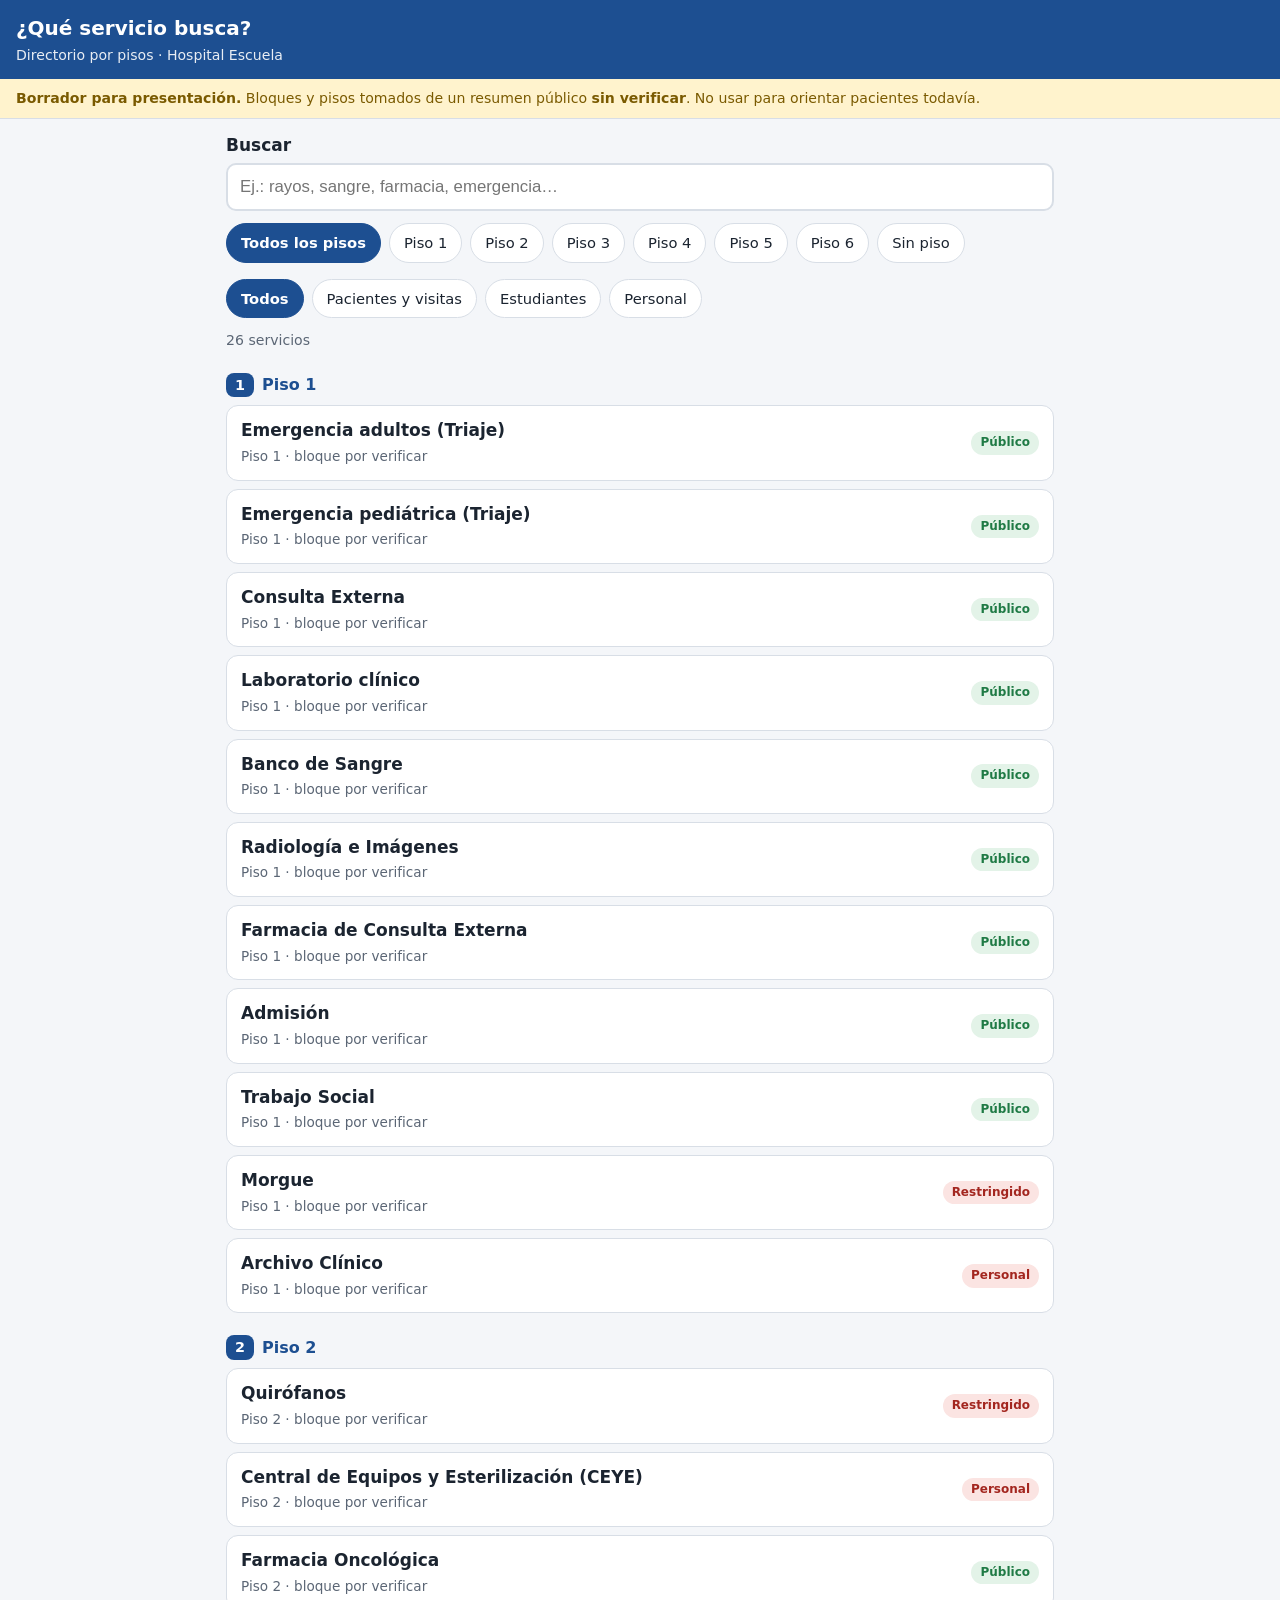
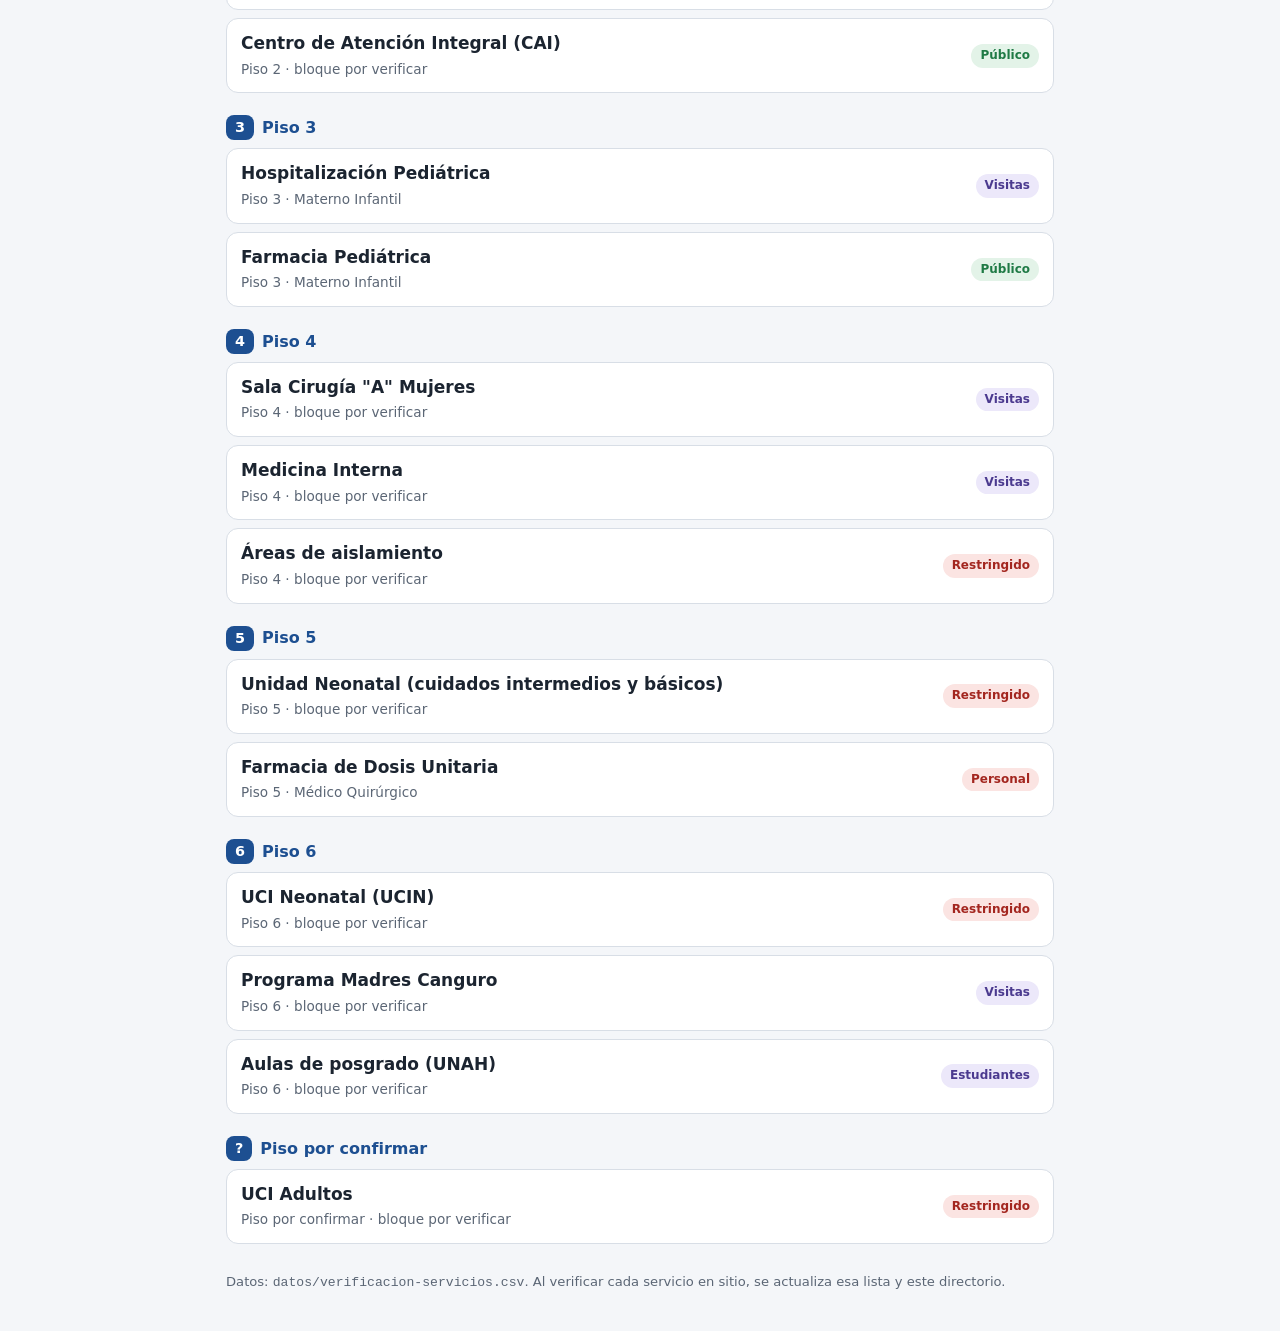
<file: modelo 3d hospital escuela/directorio/index.html>
<!doctype html>
<html lang="es">
<head>
<meta charset="utf-8">
<meta name="viewport" content="width=device-width, initial-scale=1">
<title>Directorio por Pisos</title>
<style>
  :root {
    --bg: #f4f6f9; --surface: #ffffff; --text: #1b2430; --muted: #5b6675; --line: #d8dee6;
    --accent: #1d4f91; --accent-soft: #e4ecf8; --ok: #1f7a45; --ok-soft: #e3f3e8;
    --warn: #7a5a00; --warn-soft: #fff3cd; --stop: #a3261f; --stop-soft: #fbe4e2;
    --info: #4b3a8f; --info-soft: #ece8fa;
    --b-top: #eef1f5; --b-l: #d9dfe7; --b-r: #c4ccd7; --b-edge: #9aa5b3; --h-top: #6fa0e0; --h-l: #3e78c6; --h-r: #1d4f91; --d-top: #ffe9a8; --d-l: #f3d371; --d-r: #ddb948;
  }
  @media (prefers-color-scheme: dark) {
    :root:not([data-theme="light"]) {
      --bg: #10151c; --surface: #19202a; --text: #e6ebf1; --muted: #9aa6b5; --line: #2e3845;
      --accent: #86b4f0; --accent-soft: #1f2c3e; --ok: #6fcf97; --ok-soft: #173326;
      --warn: #f0cf6e; --warn-soft: #3a3115; --stop: #ff8a80; --stop-soft: #3d1c1a;
      --info: #b9a8ff; --info-soft: #2a2442;
      --b-top: #2c3542; --b-l: #232b36; --b-r: #1c232c; --b-edge: #46505e; --h-top: #86b4f0; --h-l: #4f84cc; --h-r: #2f5f9f; --d-top: #6b5a24; --d-l: #574a1d; --d-r: #433915;
    }
  }
  :root[data-theme="dark"] {
    --bg: #10151c; --surface: #19202a; --text: #e6ebf1; --muted: #9aa6b5; --line: #2e3845;
    --accent: #86b4f0; --accent-soft: #1f2c3e; --ok: #6fcf97; --ok-soft: #173326;
    --warn: #f0cf6e; --warn-soft: #3a3115; --stop: #ff8a80; --stop-soft: #3d1c1a;
    --info: #b9a8ff; --info-soft: #2a2442;
    --b-top: #2c3542; --b-l: #232b36; --b-r: #1c232c; --b-edge: #46505e; --h-top: #86b4f0; --h-l: #4f84cc; --h-r: #2f5f9f; --d-top: #6b5a24; --d-l: #574a1d; --d-r: #433915;
  }
  * { box-sizing: border-box; }
  body { margin: 0; background: var(--bg); color: var(--text); font: 17px/1.45 system-ui, -apple-system, "Segoe UI", Roboto, sans-serif; }
  header { background: #1d4f91; color: #fff; padding: 14px 16px; }
  header h1 { margin: 0; font-size: 1.25rem; }
  header p { margin: 2px 0 0; font-size: .88rem; opacity: .9; }
  .aviso { background: var(--warn-soft); color: var(--warn); font-size: .88rem; padding: 9px 16px; border-bottom: 1px solid var(--line); }
  main { max-width: 860px; margin: 0 auto; padding: 14px 16px 40px; }
  label.t { font-weight: 600; display: block; margin-bottom: 6px; }
  input[type=search] { width: 100%; font-size: 1.05rem; padding: 12px; border-radius: 10px; border: 2px solid var(--line); background: var(--surface); color: var(--text); }
  input[type=search]:focus { outline: none; border-color: var(--accent); }
  .filtros { display: flex; gap: 8px; overflow-x: auto; padding: 12px 0 4px; scrollbar-width: none; }
  .filtros button { flex: none; font: inherit; font-size: .92rem; padding: 8px 14px; border-radius: 999px; border: 1px solid var(--line); background: var(--surface); color: var(--text); cursor: pointer; }
  .filtros button[aria-pressed=true] { background: var(--accent); border-color: var(--accent); color: var(--surface); font-weight: 600; }
  .resumen { color: var(--muted); font-size: .88rem; margin: 8px 0 4px; }
  h2.piso { font-size: 1rem; margin: 22px 0 8px; color: var(--accent); display: flex; align-items: center; gap: 8px; }
  h2.piso span { background: var(--accent); color: var(--surface); border-radius: 8px; padding: 2px 9px; font-size: .9rem; }
  .lista { display: grid; gap: 8px; }
  details { background: var(--surface); border: 1px solid var(--line); border-radius: 12px; }
  details[open] { border-color: var(--accent); }
  summary { list-style: none; cursor: pointer; padding: 12px 14px; display: flex; justify-content: space-between; align-items: center; gap: 10px; }
  summary::-webkit-details-marker { display: none; }
  summary strong { display: block; }
  summary small { color: var(--muted); font-size: .85rem; }
  .chip { flex: none; font-size: .75rem; font-weight: 700; border-radius: 999px; padding: 3px 9px; white-space: nowrap; }
  .Público { background: var(--ok-soft); color: var(--ok); }
  .Visitas, .Estudiantes { background: var(--info-soft); color: var(--info); }
  .Personal, .Restringido { background: var(--stop-soft); color: var(--stop); }
  .cuerpo { padding: 0 14px 14px; border-top: 1px solid var(--line); }
  .cuerpo dl { display: grid; grid-template-columns: auto 1fr; gap: 4px 12px; margin: 12px 0 0; font-size: .95rem; }
  .cuerpo dt { color: var(--muted); }
  .cuerpo dd { margin: 0; }
  .pv { color: var(--warn); font-weight: 600; }
  .msg { margin-top: 12px; padding: 10px 12px; border-radius: 10px; font-size: .92rem; }
  .msg.stop { background: var(--stop-soft); color: var(--stop); }
  .msg.info { background: var(--accent-soft); }
  .msg.warn { background: var(--warn-soft); color: var(--warn); }
  .vacio { color: var(--muted); padding: 20px 0; text-align: center; }
  .vista3d { margin: 12px 0 4px; background: var(--bg); border: 1px solid var(--line); border-radius: 12px; padding: 8px; }
  .vista3d svg { width: 100%; height: auto; display: block; max-width: 420px; margin: 0 auto; }
  .f-top { fill: var(--b-top); } .f-l { fill: var(--b-l); } .f-r { fill: var(--b-r); }
  .vista3d polygon { stroke: var(--b-edge); stroke-width: .8; stroke-linejoin: round; }
  .hl .f-top { fill: var(--h-top); } .hl .f-l { fill: var(--h-l); } .hl .f-r { fill: var(--h-r); }
  .dudoso .f-top { fill: var(--d-top); } .dudoso .f-l { fill: var(--d-l); } .dudoso .f-r { fill: var(--d-r); }
  .dudoso polygon { stroke: var(--warn); stroke-dasharray: 3 2; stroke-width: 1.2; }
  .hl { animation: sube .9s ease-out both; }
  @keyframes sube { from { transform: translateY(-14px); opacity: .3; } }
  @media (prefers-reduced-motion: reduce) { .hl { animation: none; } }
  .vista3d text { font-size: 11px; fill: var(--muted); font-weight: 600; }
  .vista3d text.tor { fill: var(--text); font-size: 11.5px; text-anchor: middle; }
  .vista3d text.pin { fill: var(--stop); font-weight: 700; text-anchor: middle; }
  .vista3d circle { fill: var(--stop); stroke: var(--surface); stroke-width: 2; }
  .leyenda3d { font-size: .8rem; color: var(--muted); text-align: center; margin: 4px 0 0; }
  ol.pasos { margin: 12px 0 0; padding-left: 22px; } ol.pasos li { margin: 4px 0; }
  .pasos-tit { font-weight: 700; margin-top: 12px; display: block; }
  footer { color: var(--muted); font-size: .82rem; margin-top: 28px; }
</style>
</head>
<body>
<header>
  <h1>¿Qué servicio busca?</h1>
  <p>Directorio por pisos · Hospital Escuela</p>
</header>
<div class="aviso" role="note"><strong>Borrador para presentación.</strong> Bloques y pisos tomados de un resumen público <strong>sin verificar</strong>. No usar para orientar pacientes todavía.</div>

<main>
  <label class="t" for="q">Buscar</label>
  <input id="q" type="search" placeholder="Ej.: rayos, sangre, farmacia, emergencia…" autocomplete="off">

  <div class="filtros" id="filtroPiso" role="group" aria-label="Filtrar por piso"></div>
  <div class="filtros" id="filtroPublico" role="group" aria-label="Filtrar por tipo de visitante"></div>

  <p class="resumen" id="resumen"></p>
  <div id="resultados"></div>

  <footer>Datos: <code>datos/verificacion-servicios.csv</code>. Al verificar cada servicio en sitio, se actualiza esa lista y este directorio.</footer>
</main>

<script>
/* Datos del resumen recibido. "bv" = bloque verificado (vacío = por verificar). */
const SERVICIOS = [
  { id:'emergencia-adultos', n:'Emergencia adultos (Triaje)', piso:1, acc:'Público', kw:'urgencia satu triaje emergencias accidente' },
  { id:'emergencia-pediatria', n:'Emergencia pediátrica (Triaje)', piso:1, acc:'Público', kw:'urgencia ninos nino pediatria bebe' },
  { id:'consulta-externa', n:'Consulta Externa', piso:1, acc:'Público', kw:'clinica cita especialista consulta' },
  { id:'laboratorio', n:'Laboratorio clínico', piso:1, acc:'Público', kw:'examen examenes analisis muestra sangre orina' },
  { id:'banco-sangre', n:'Banco de Sangre', piso:1, acc:'Público', kw:'donar donante donacion sangre' },
  { id:'radiologia', n:'Radiología e Imágenes', piso:1, acc:'Público', kw:'rayos x radiografia ultrasonido tomografia imagen' },
  { id:'farmacia-ce', n:'Farmacia de Consulta Externa', piso:1, acc:'Público', kw:'medicina medicamentos receta' },
  { id:'admision', n:'Admisión', piso:1, acc:'Público', kw:'registro ingreso ficha' },
  { id:'trabajo-social', n:'Trabajo Social', piso:1, acc:'Público', kw:'apoyo social ayuda tramite' },
  { id:'morgue', n:'Morgue', piso:1, acc:'Restringido', kw:'fallecido defuncion difunto', discreto:true },
  { id:'archivo', n:'Archivo Clínico', piso:1, acc:'Personal', kw:'expediente historia clinica' },
  { id:'quirofanos', n:'Quirófanos', piso:2, acc:'Restringido', kw:'cirugia operacion sala operaciones' },
  { id:'ceye', n:'Central de Equipos y Esterilización (CEYE)', piso:2, acc:'Personal', kw:'esterilizacion equipo' },
  { id:'farmacia-oncologica', n:'Farmacia Oncológica', piso:2, acc:'Público', kw:'cancer oncologia quimioterapia medicina' },
  { id:'cai', n:'Centro de Atención Integral (CAI)', piso:2, acc:'Público', kw:'cai vih atencion integral' },
  { id:'pediatria', n:'Hospitalización Pediátrica', piso:3, acc:'Visitas', bloque:'Materno Infantil', kw:'ninos nino pediatria sala hospitalizado' },
  { id:'farmacia-pediatrica', n:'Farmacia Pediátrica', piso:3, acc:'Público', bloque:'Materno Infantil', kw:'medicina ninos receta' },
  { id:'cirugia-mujeres', n:'Sala Cirugía "A" Mujeres', piso:4, acc:'Visitas', kw:'cirugia mujeres sala hospitalizada' },
  { id:'medicina-interna', n:'Medicina Interna', piso:4, acc:'Visitas', kw:'sala hospitalizado adultos' },
  { id:'aislamiento', n:'Áreas de aislamiento', piso:4, acc:'Restringido', kw:'aislamiento infeccioso respiratorio', nota:'Dato posiblemente desactualizado.' },
  { id:'neonatal', n:'Unidad Neonatal (cuidados intermedios y básicos)', piso:5, acc:'Restringido', kw:'recien nacido bebe neonato neonatologia', nota:'El resumen se contradice: también la ubica en pisos 2–3.' },
  { id:'farmacia-dosis', n:'Farmacia de Dosis Unitaria', piso:5, acc:'Personal', bloque:'Médico Quirúrgico', kw:'farmacia piso' },
  { id:'ucin', n:'UCI Neonatal (UCIN)', piso:6, acc:'Restringido', kw:'recien nacido bebe intensivo neonato' },
  { id:'madres-canguro', n:'Programa Madres Canguro', piso:6, acc:'Visitas', kw:'canguro prematuro bebe mama' },
  { id:'aulas', n:'Aulas de posgrado (UNAH)', piso:6, acc:'Estudiantes', kw:'clase aula estudiante unah posgrado academico' },
  { id:'uci-adultos', n:'UCI Adultos', piso:null, acc:'Restringido', kw:'intensivo cuidados intensivos', nota:'Aparece solo en la tabla resumen, sin piso.' },
];

const norm = (t) => (t || '').normalize('NFD').replace(/[̀-ͯ]/g, '').toLowerCase();
const $ = (s) => document.querySelector(s);
let piso = 'todos', publico = 'todos';

function botones(cont, opciones, actual, alCambiar) {
  cont.innerHTML = '';
  for (const [v, txt] of opciones) {
    const b = document.createElement('button');
    b.textContent = txt; b.setAttribute('aria-pressed', v === actual);
    b.addEventListener('click', () => alCambiar(v));
    cont.appendChild(b);
  }
}
function pintarFiltros() {
  botones($('#filtroPiso'), [['todos','Todos los pisos'],[1,'Piso 1'],[2,'Piso 2'],[3,'Piso 3'],[4,'Piso 4'],[5,'Piso 5'],[6,'Piso 6'],[null,'Sin piso']], piso, (v) => { piso = v; pintar(); });
  botones($('#filtroPublico'), [['todos','Todos'],['paciente','Pacientes y visitas'],['estudiante','Estudiantes'],['personal','Personal']], publico, (v) => { publico = v; pintar(); });
}

function mensaje(s) {
  if (s.discreto) return '<div class="msg info">Para trámites relacionados, consulte primero en Admisión o Trabajo Social.</div>';
  if (s.acc === 'Restringido') return '<div class="msg stop">Acceso restringido. Familiares: pregunte en Información por la sala de espera correspondiente.</div>';
  if (s.acc === 'Personal') return '<div class="msg stop">Uso exclusivo del personal del hospital.</div>';
  if (s.acc === 'Visitas') return '<div class="msg info">Ingreso de visitas según horario y normas de la sala.</div>';
  return '';
}
const esc = (t) => t.replace(/[&<>"]/g, (c) => ({ '&':'&amp;','<':'&lt;','>':'&gt;','"':'&quot;' }[c]));


/* ---------- Vista 3D esquemática (isométrica) ----------
   Dos bloques de 6 pisos. NO es el edificio real a escala: solo muestra en qué bloque y piso está el servicio. */
const PISOS = 6, ESC = 20, C30 = 0.866;
const TORRES = [
  { clave: 'Médico Quirúrgico', x: 0 },
  { clave: 'Materno Infantil', x: 6.5 },
];
const iso = (x, y, z) => [(x - y) * C30 * ESC, (x + y) * 0.5 * ESC - z * ESC * 0.85];
const pts = (arr) => arr.map((p) => iso(...p).map((v) => v.toFixed(1)).join(',')).join(' ');
function caja(x0, y0, z0, w, d, h, clase) {
  const x1 = x0 + w, y1 = y0 + d, z1 = z0 + h;
  return `<g class="${clase || ''}">
    <polygon class="f-l" points="${pts([[x0,y1,z0],[x1,y1,z0],[x1,y1,z1],[x0,y1,z1]])}"/>
    <polygon class="f-r" points="${pts([[x1,y0,z0],[x1,y1,z0],[x1,y1,z1],[x1,y0,z1]])}"/>
    <polygon class="f-top" points="${pts([[x0,y0,z1],[x1,y0,z1],[x1,y1,z1],[x0,y1,z1]])}"/></g>`;
}
function edificio(s) {
  let svg = '';
  for (const t of TORRES) {
    for (let p = 1; p <= PISOS; p++) {
      let clase = '';
      if (s.piso === p) clase = s.bloque ? (s.bloque === t.clave ? 'hl' : '') : 'dudoso';
      svg += caja(t.x, 0, p - 1, 4, 3, 0.86, clase);
    }
    const [lx, ly] = t.x === 0 ? [-38, 84] : [102, 152];
    svg += `<text class="tor" x="${lx}" y="${ly}">${t.clave}</text>`;
    if (t.x === 0) for (let p = 1; p <= PISOS; p++) {
      const [px, py] = iso(0, 3, p - 0.55);
      svg += `<text x="${px - 26}" y="${py + 4}">P${p}</text>`;
    }
  }
  svg = caja(4, 1, 0, 2.5, 1, 0.6, '') + svg; // pasillo de conexión (detrás)
  const [ex, ey] = iso(5.2, 4.6, 0);
  svg += `<circle cx="${ex}" cy="${ey}" r="5"/><text class="pin" x="${ex}" y="${ey + 18}">Entrada</text>`;
  return `<svg viewBox="-100 -112 290 275" role="img" aria-label="Esquema del edificio: ${s.piso ? 'piso ' + s.piso : 'piso por confirmar'}">${svg}</svg>`;
}
function pasos(s) {
  if (s.acc === 'Restringido' || s.acc === 'Personal' || s.discreto) return '';
  const destino = esc(s.n);
  const bloque = s.bloque ? `del bloque ${esc(s.bloque)}` : 'del bloque que le indiquen en Información';
  const lista = s.piso === 1
    ? [`Entre por la entrada principal ${bloque}.`, `${destino} está en la planta baja (piso 1).`, `Siga los rótulos de “${destino}” o pregunte en Información.`]
    : s.piso
    ? [`Entre por la entrada principal ${bloque}.`, 'Diríjase a los ascensores o las escaleras.', `Suba al <strong>piso ${s.piso}</strong>.`, `Al salir, siga los rótulos de “${destino}” o pregunte en la estación de enfermería.`]
    : ['Pregunte en Información: la ubicación de este servicio aún no está confirmada.'];
  return `<span class="pasos-tit">Cómo llegar</span><ol class="pasos">${lista.map((l) => `<li>${l}</li>`).join('')}</ol>
    <p class="leyenda3d">Indicaciones generales. El recorrido dentro de cada piso se agrega cuando tengamos el croquis.</p>`;
}

function pintar() {
  pintarFiltros();
  const q = norm($('#q').value.trim());
  const visibles = SERVICIOS.filter((s) => {
    if (piso !== 'todos' && s.piso !== piso) return false;
    if (publico === 'paciente' && !['Público','Visitas'].includes(s.acc) && !s.discreto) return false;
    if (publico === 'estudiante' && !['Público','Visitas','Estudiantes'].includes(s.acc)) return false;
    if (publico === 'personal' && s.acc !== 'Personal' && s.acc !== 'Restringido') return false;
    return !q || norm(s.n + ' ' + s.kw).includes(q);
  });
  $('#resumen').textContent = visibles.length + (visibles.length === 1 ? ' servicio' : ' servicios');
  const cont = $('#resultados'); cont.innerHTML = '';
  if (!visibles.length) { cont.innerHTML = '<p class="vacio">No encontramos ese servicio. Pregunte en Información.</p>'; return; }
  const grupos = new Map();
  for (const s of visibles) { const k = s.piso ?? 'sin'; if (!grupos.has(k)) grupos.set(k, []); grupos.get(k).push(s); }
  for (const [k, lista] of [...grupos].sort((a, b) => (a[0] === 'sin') - (b[0] === 'sin') || a[0] - b[0])) {
    const h = document.createElement('h2'); h.className = 'piso';
    h.innerHTML = k === 'sin' ? '<span>?</span> Piso por confirmar' : `<span>${k}</span> Piso ${k}`;
    cont.appendChild(h);
    const div = document.createElement('div'); div.className = 'lista';
    for (const s of lista) {
      const d = document.createElement('details');
      const bloque = s.bloque ? `${esc(s.bloque)} <span class="pv">(por verificar)</span>` : '<span class="pv">Por verificar</span>';
      d.innerHTML = `<summary><div><strong>${esc(s.n)}</strong><small>${s.piso ? 'Piso ' + s.piso : 'Piso por confirmar'} · ${s.bloque ? esc(s.bloque) : 'bloque por verificar'}</small></div><span class="chip ${s.acc}">${s.acc}</span></summary>
        <div class="cuerpo"><dl><dt>Bloque</dt><dd>${bloque}</dd><dt>Piso</dt><dd>${s.piso ?? '<span class="pv">Por confirmar</span>'} <span class="pv">(sin verificar)</span></dd><dt>Horario</dt><dd><span class="pv">Pendiente</span></dd></dl>
        <div class="vista3d">${edificio(s)}<p class="leyenda3d">${s.bloque ? 'Azul: piso del servicio' : 'Amarillo: piso del servicio (bloque por confirmar)'} · Esquema, no a escala</p></div>
        ${pasos(s)}${mensaje(s)}${s.nota ? `<div class="msg warn">${esc(s.nota)}</div>` : ''}</div>`;
      if (q && visibles.length <= 3 && s === visibles[0]) d.open = true;
      div.appendChild(d);
    }
    cont.appendChild(div);
  }
}
$('#q').addEventListener('input', pintar);
pintar();
</script>
</body>
</html>
</file>
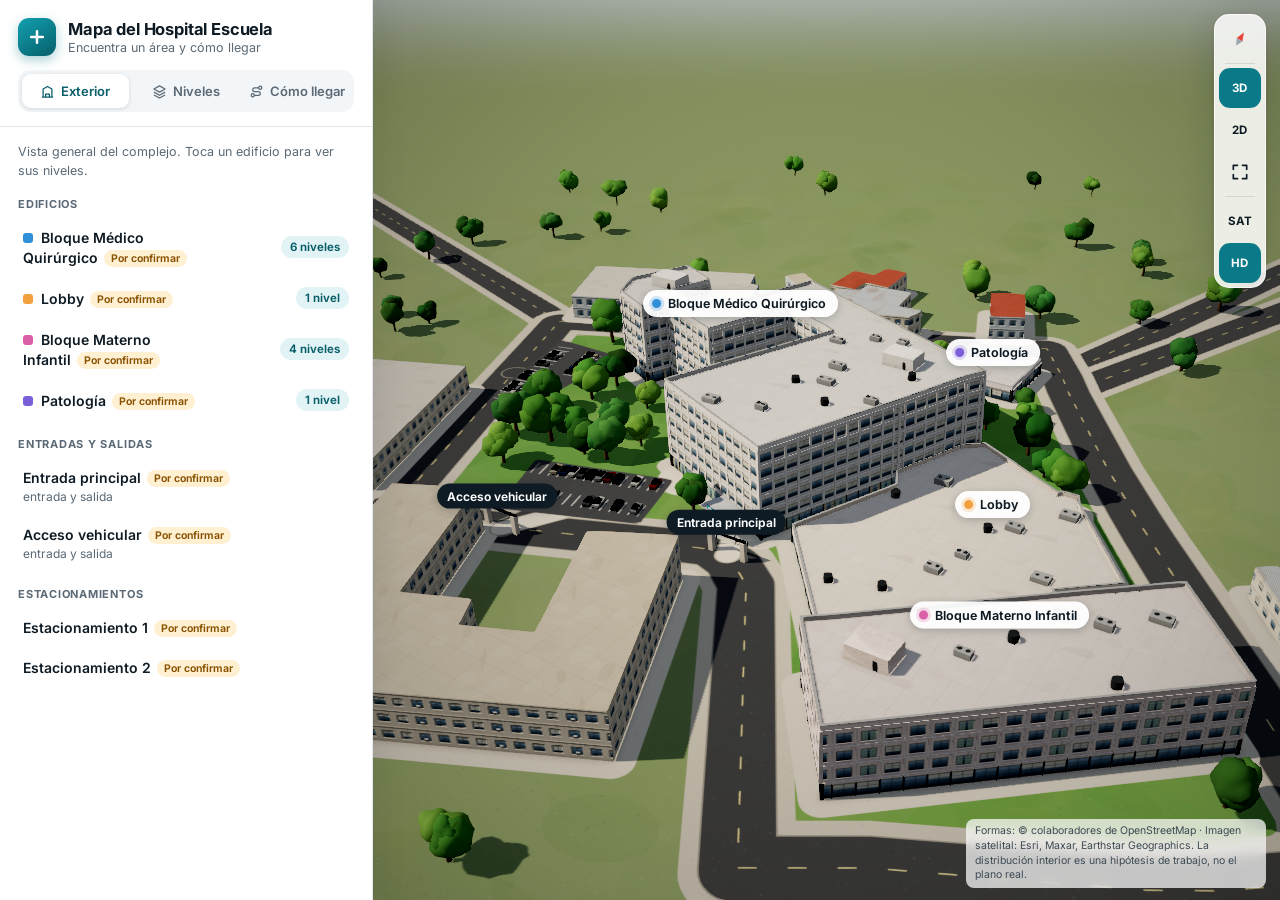
<file: modelo 3d hospital escuela/mapa-hospital-v2/index.html>
<!DOCTYPE html>
<html lang="es">
<head>
<meta charset="utf-8">
<meta name="viewport" content="width=device-width, initial-scale=1">
<title>Mapa 3D Hospital</title>
<link rel="preconnect" href="https://fonts.googleapis.com">
<link href="https://fonts.googleapis.com/css2?family=Inter:wght@400;500;600;700&display=swap" rel="stylesheet">
<style>
  :root {
    --bg: #e9eef2; --panel: #ffffff; --ink: #0f1b24; --muted: #5a6975; --line: #e1e7ec; --soft: #f3f6f8;
    --accent: #0b7a88; --accent-ink: #075e69; --accent-soft: #e2f3f5; --warn: #8a5200; --warn-soft: #fff0d2;
    --shadow: 0 10px 34px rgba(15, 27, 36, .16), 0 2px 6px rgba(15, 27, 36, .08);
    --glass: rgba(255, 255, 255, .86);
  }
  * { box-sizing: border-box; }
  html, body { margin: 0; height: 100%; font-family: Inter, system-ui, -apple-system, "Segoe UI", sans-serif; color: var(--ink); background: var(--bg); overflow: hidden; -webkit-font-smoothing: antialiased; }
  button { font-family: inherit; -webkit-tap-highlight-color: transparent; }
  button:focus-visible, .item:focus-visible, input:focus-visible, select:focus-visible { outline: 2px solid var(--accent); outline-offset: 2px; }
  #app { display: grid; grid-template-columns: 372px 1fr; height: 100%; }
  aside { background: var(--panel); display: flex; flex-direction: column; min-height: 0; z-index: 12; box-shadow: 1px 0 0 var(--line), 8px 0 30px rgba(15, 27, 36, .06); }
  header { padding: 18px 18px 14px; border-bottom: 1px solid var(--line); }
  .brand { display: flex; gap: 12px; align-items: center; margin-bottom: 14px; }
  .logo { width: 38px; height: 38px; border-radius: 11px; background: linear-gradient(145deg, #12a0b1, var(--accent-ink)); display: grid; place-items: center; flex: none; box-shadow: 0 4px 12px rgba(11, 122, 136, .35); }
  .logo svg { width: 20px; height: 20px; }
  .brand h1 { font-size: 16.5px; margin: 0; letter-spacing: -.01em; }
  .brand p { margin: 1px 0 0; font-size: 12.5px; color: var(--muted); }
  .tabs { display: grid; grid-template-columns: repeat(3, 1fr); background: var(--soft); border-radius: 12px; padding: 4px; gap: 4px; }
  .tab { border: 0; background: transparent; padding: 9px 4px; border-radius: 9px; font-size: 13px; font-weight: 600; color: var(--muted); cursor: pointer; display: flex; align-items: center; justify-content: center; gap: 6px; transition: background .15s, color .15s; }
  .tab svg { width: 15px; height: 15px; flex: none; }
  .tab.on { background: #fff; color: var(--accent-ink); box-shadow: 0 1px 4px rgba(15, 27, 36, .14); }
  #panel { overflow-y: auto; flex: 1; padding: 14px 12px 20px; scrollbar-width: thin; }
  .hint { font-size: 12.5px; color: var(--muted); margin: 2px 6px 10px; line-height: 1.5; }
  .search { position: relative; margin-bottom: 8px; }
  .search input { width: 100%; padding: 12px 12px 12px 38px; border: 1.5px solid var(--line); border-radius: 12px; font: inherit; font-size: 15px; background: var(--soft); color: var(--ink); }
  .search input:focus { outline: none; border-color: var(--accent); background: #fff; box-shadow: 0 0 0 4px var(--accent-soft); }
  .search svg { position: absolute; left: 13px; top: 50%; transform: translateY(-50%); color: var(--muted); }
  label.from { display: block; font-size: 12px; font-weight: 600; color: var(--muted); margin: 0 4px 10px; }
  label.from select { width: 100%; margin-top: 5px; padding: 10px; border: 1.5px solid var(--line); border-radius: 10px; font: inherit; font-size: 14px; background: #fff; color: var(--ink); }
  .chips { display: flex; gap: 6px; flex-wrap: wrap; margin: 0 2px 12px; }
  .chip { border: 1.5px solid var(--line); background: #fff; border-radius: 999px; padding: 7px 13px; font-size: 12.5px; font-weight: 600; cursor: pointer; color: var(--muted); }
  .chip.on { background: var(--accent); border-color: var(--accent); color: #fff; }
  .floors { display: flex; flex-direction: column; gap: 5px; margin-bottom: 8px; }
  .fbtn { display: flex; justify-content: space-between; align-items: center; border: 1.5px solid var(--line); background: #fff; border-radius: 11px; padding: 10px 13px; cursor: pointer; font-size: 13.5px; text-align: left; color: var(--ink); }
  .fbtn small { color: var(--muted); font-size: 12px; }
  .fbtn.on { border-color: var(--accent); background: var(--accent-soft); font-weight: 650; box-shadow: inset 4px 0 0 var(--accent); }
  .group { font-size: 11px; font-weight: 700; text-transform: uppercase; letter-spacing: .07em; color: var(--muted); margin: 16px 6px 6px; display: flex; align-items: center; gap: 8px; }
  .dot { width: 10px; height: 10px; border-radius: 3px; display: inline-block; flex: none; }
  .item { display: flex; justify-content: space-between; align-items: center; gap: 10px; padding: 10px 11px; border-radius: 12px; cursor: pointer; transition: background .12s; }
  .item:hover { background: var(--soft); }
  .item.sel { background: var(--accent-soft); }
  .item b { font-weight: 600; font-size: 14px; }
  .item .d { display: block; font-size: 12px; color: var(--muted); margin-top: 2px; }
  .floor { font-size: 11.5px; font-weight: 650; color: var(--accent-ink); background: var(--accent-soft); padding: 4px 9px; border-radius: 999px; white-space: nowrap; }
  .pend, .acc { font-size: 10.5px; font-weight: 650; padding: 2px 7px; border-radius: 999px; margin-left: 6px; white-space: nowrap; vertical-align: 1px; }
  .pend { color: var(--warn); background: var(--warn-soft); }
  .acc.vis { color: #4b3a8f; background: #ece8fa; }
  .acc.no { color: #a3261f; background: #fbe4e2; }
  #aviso { display: none; font-size: 12.5px; line-height: 1.4; padding: 9px 11px; border-radius: 10px; margin: 0 0 10px; background: var(--warn-soft); color: var(--warn); }
  #aviso.no { background: #fbe4e2; color: #a3261f; font-weight: 600; font-size: 13.5px; }
  #toast { position: absolute; left: 50%; bottom: 16px; transform: translateX(-50%); background: var(--ink); color: #fff; font-size: 12.5px; padding: 9px 15px; border-radius: 999px; display: none; max-width: calc(100% - 32px); text-align: center; z-index: 20; box-shadow: var(--shadow); }
  main { position: relative; min-width: 0; background: #cfdbe3; }
  #scene { position: absolute; inset: 0; }
  #loader { position: absolute; inset: 0; z-index: 30; display: grid; place-items: center; background: linear-gradient(#cfe0ea, #e9eef2); transition: opacity .5s; }
  #loader div { display: flex; flex-direction: column; align-items: center; gap: 12px; font-size: 13.5px; font-weight: 600; color: var(--muted); }
  #loader i { width: 34px; height: 34px; border-radius: 50%; border: 3px solid rgba(11, 122, 136, .2); border-top-color: var(--accent); animation: giro .8s linear infinite; }
  @keyframes giro { to { transform: rotate(360deg); } }
  .label { font-size: 12px; font-weight: 650; color: var(--ink); background: rgba(255, 255, 255, .95); padding: 5px 10px; border-radius: 999px; box-shadow: 0 2px 8px rgba(15, 27, 36, .22); pointer-events: auto; cursor: pointer; white-space: nowrap; user-select: none; }
  .label.bld { display: flex; align-items: center; gap: 7px; padding: 6px 12px 6px 9px; font-size: 12.5px; }
  .label.bld::before { content: ""; width: 9px; height: 9px; border-radius: 50%; background: var(--c, var(--accent)); box-shadow: 0 0 0 3px color-mix(in srgb, var(--c, var(--accent)) 22%, transparent); }
  .label.gate { background: var(--ink); color: #fff; }
  .label.park { background: #33414c; color: #fff; pointer-events: none; font-weight: 600; }
  .label.gray { background: rgba(255, 255, 255, .7); color: var(--muted); font-weight: 500; box-shadow: none; pointer-events: none; }
  .label.area { font-size: 11.5px; padding: 4px 9px 4px 8px; border-left: 4px solid; border-radius: 7px; }
  .label.area.sel { background: var(--ink); color: #fff; }
  #card { z-index: 10; position: absolute; left: 16px; bottom: 16px; width: min(384px, calc(100% - 32px)); background: var(--glass); backdrop-filter: blur(14px) saturate(1.3); -webkit-backdrop-filter: blur(14px) saturate(1.3); border: 1px solid rgba(255, 255, 255, .7); border-radius: 18px; box-shadow: var(--shadow); padding: 16px; display: none; }
  #card.show { display: block; animation: sube .22s ease-out; }
  @keyframes sube { from { transform: translateY(10px); opacity: 0; } }
  #card h2 { margin: 0 0 4px; font-size: 17px; letter-spacing: -.01em; }
  #card .meta { font-size: 13px; color: var(--muted); margin-bottom: 10px; line-height: 1.6; }
  #card p { font-size: 13.5px; margin: 0 0 12px; line-height: 1.45; }
  .row { display: flex; gap: 8px; }
  .btn { flex: 1; border: 0; border-radius: 12px; padding: 11px; font-size: 14px; font-weight: 650; cursor: pointer; }
  .btn.primary { background: var(--accent); color: #fff; box-shadow: 0 4px 12px rgba(11, 122, 136, .3); }
  .btn.ghost { background: rgba(15, 27, 36, .07); color: var(--ink); }
  #pasosBox { display: none; margin-top: 10px; font-size: 13px; }
  #pasosBox summary { cursor: pointer; font-weight: 650; color: var(--accent-ink); padding: 4px 0; }
  #steps { margin: 6px 0 0; padding-left: 20px; font-size: 13px; }
  #steps li { margin: 5px 0; line-height: 1.4; }
  #steps li.ref { color: var(--ink); font-weight: 600; }
  .tools { z-index: 10; position: absolute; right: 14px; top: 14px; display: flex; flex-direction: column; gap: 2px; padding: 4px; border-radius: 15px; background: var(--glass); backdrop-filter: blur(14px) saturate(1.3); -webkit-backdrop-filter: blur(14px) saturate(1.3); border: 1px solid rgba(255, 255, 255, .7); box-shadow: var(--shadow); }
  .tool { width: 42px; height: 40px; border-radius: 11px; border: 0; background: transparent; cursor: pointer; font-weight: 700; font-size: 11.5px; letter-spacing: .02em; color: var(--ink); display: grid; place-items: center; }
  .tool:hover { background: rgba(15, 27, 36, .07); }
  .tool.on { background: var(--accent); color: #fff; }
  .tool svg { width: 20px; height: 20px; }
  .tools hr { border: 0; height: 1px; background: rgba(15, 27, 36, .1); margin: 2px 6px; }
  #bN svg { transition: transform .05s linear; }
  #banner { z-index: 10; position: absolute; left: 50%; top: 14px; transform: translateX(-50%); background: rgba(15, 27, 36, .88); backdrop-filter: blur(8px); color: #fff; font-size: 13px; font-weight: 650; padding: 8px 16px; border-radius: 999px; display: none; white-space: nowrap; box-shadow: var(--shadow); }
  .note { z-index: 9; position: absolute; right: 14px; bottom: 12px; font-size: 10.5px; color: #3d4a54; background: rgba(255, 255, 255, .72); backdrop-filter: blur(6px); padding: 5px 9px; border-radius: 8px; max-width: 300px; line-height: 1.4; }
  @media (max-width: 760px) {
    #app { grid-template-columns: 1fr; grid-template-rows: 56% 44%; }
    aside { order: 2; border-radius: 20px 20px 0 0; margin-top: -16px; box-shadow: 0 -8px 30px rgba(15, 27, 36, .18); position: relative; }
    aside::before { content: ""; position: absolute; top: 7px; left: 50%; width: 38px; height: 4px; margin-left: -19px; border-radius: 4px; background: #cfd8de; }
    main { order: 1; }
    header { padding: 20px 12px 10px; }
    .brand { display: none; }
    #panel { padding: 10px 10px 18px; }
    #card { bottom: 26px; left: 10px; width: calc(100% - 20px); padding: 13px; border-radius: 16px; }
    #card h2 { font-size: 16px; }
    #card p { margin-bottom: 8px; }
    #aviso { font-size: 12px; padding: 7px 9px; margin-bottom: 8px; }
    #aviso.no { font-size: 13px; }
    .btn { padding: 10px; }
    .note { display: none; }
    #toast { bottom: 28px; }
    .tools { right: 10px; top: 10px; }
    .tool { width: 40px; height: 38px; }
    #banner { top: 10px; font-size: 12px; }
  }
  @media (prefers-reduced-motion: reduce) { #card.show { animation: none; } #loader i { animation-duration: 2s; } }
</style>
<script src="datos.js"></script>
<script src="salas.js"></script>
<script type="importmap">
{ "imports": {
  "three": "./lib/three/build/three.module.js",
  "three/addons/": "./lib/three/examples/jsm/"
} }
</script>
</head>
<body>
<div id="app">
  <aside>
    <header>
      <div class="brand">
        <span class="logo"><svg viewBox="0 0 24 24" fill="none" stroke="#fff" stroke-width="3" stroke-linecap="round"><path d="M12 5v14M5 12h14"/></svg></span>
        <div><h1>Mapa del Hospital Escuela</h1><p>Encuentra un área y cómo llegar</p></div>
      </div>
      <div class="tabs">
        <button class="tab" data-v="exterior"><svg viewBox="0 0 24 24" fill="none" stroke="currentColor" stroke-width="2" stroke-linejoin="round"><path d="M3 21h18M5 21V8l7-4 7 4v13M9 21v-5h6v5"/></svg>Exterior</button>
        <button class="tab" data-v="niveles"><svg viewBox="0 0 24 24" fill="none" stroke="currentColor" stroke-width="2" stroke-linejoin="round"><path d="m12 3 9 5-9 5-9-5zM3 13l9 5 9-5M3 17.5l9 5 9-5"/></svg>Niveles</button>
        <button class="tab" data-v="recorrido"><svg viewBox="0 0 24 24" fill="none" stroke="currentColor" stroke-width="2" stroke-linecap="round" stroke-linejoin="round"><circle cx="6" cy="18" r="2.5"/><circle cx="18" cy="6" r="2.5"/><path d="M8.5 18H15a3 3 0 0 0 0-6H9a3 3 0 0 1 0-6h6.5"/></svg>Cómo llegar</button>
      </div>
    </header>
    <div id="panel"></div>
  </aside>
  <main>
    <div id="scene"></div>
    <div id="banner"></div>
    <div id="loader"><div><i></i>Cargando el mapa…</div></div>
    <div class="tools">
      <button class="tool" id="bN" title="Brújula: toca para poner el norte arriba" aria-label="Norte arriba"><svg viewBox="0 0 24 24"><path d="M12 3 16 13H8z" fill="#e8453c"/><path d="M8 13h8l-4 8z" fill="#9aa6af"/></svg></button>
      <hr>
      <button class="tool" id="b3d" title="Vista 3D">3D</button>
      <button class="tool" id="b2d" title="Vista desde arriba">2D</button>
      <button class="tool" id="bReset" title="Ver todo el hospital" aria-label="Ver todo"><svg viewBox="0 0 24 24" fill="none" stroke="currentColor" stroke-width="2" stroke-linecap="round" stroke-linejoin="round"><path d="M4 9V4h5M20 9V4h-5M4 15v5h5M20 15v5h-5"/></svg></button>
      <hr>
      <button class="tool" id="bSat" title="Foto satelital (necesita internet)">SAT</button>
      <button class="tool" id="bHQ" title="Calidad alta: sombras de contacto y bordes suaves. Desactívala si va lento.">HD</button>
    </div>
    <div id="card">
      <h2 id="cTitle"></h2>
      <div class="meta" id="cMeta"></div>
      <p id="cDesc"></p>
      <div id="aviso"></div>
      <div class="row">
        <button class="btn primary" id="bRoute">Cómo llegar</button>
        <button class="btn ghost" id="bClose">Cerrar</button>
      </div>
      <details id="pasosBox"><summary>Cómo llegar, paso a paso</summary><ol id="steps"></ol></details>
    </div>
    <div id="toast" role="status"></div>
    <div class="note">Formas: © colaboradores de OpenStreetMap · Imagen satelital: Esri, Maxar, Earthstar Geographics. La distribución interior es una hipótesis de trabajo, no el plano real.</div>
  </main>
</div>

<script type="module">
import * as THREE from 'three';
import { OrbitControls } from 'three/addons/controls/OrbitControls.js';
import { CSS2DRenderer, CSS2DObject } from 'three/addons/renderers/CSS2DRenderer.js';
import { EffectComposer } from 'three/addons/postprocessing/EffectComposer.js';
import { RenderPass } from 'three/addons/postprocessing/RenderPass.js';
import { GTAOPass } from 'three/addons/postprocessing/GTAOPass.js';
import { SMAAPass } from 'three/addons/postprocessing/SMAAPass.js';
import { OutputPass } from 'three/addons/postprocessing/OutputPass.js';
import { ShaderPass } from 'three/addons/postprocessing/ShaderPass.js';
import { mergeVertices } from 'three/addons/utils/BufferGeometryUtils.js';

const D = window.DATOS;
const FH = 4;                 // altura de cada nivel (m)
const CELL = 1.5;             // tamaño de la cuadrícula interior (m)
const PALETTE = ['#e8453c', '#2f8fd8', '#3aa76d', '#f2a03d', '#7a5fd9', '#d95fa6', '#14a3a3', '#a1785c'];
const byId = Object.fromEntries(D.edificios.map(b => [b.id, b]));
const esc = s => String(s ?? '').replace(/[&<>"']/g, c => ({ '&': '&amp;', '<': '&lt;', '>': '&gt;', '"': '&quot;', "'": '&#39;' }[c]));
const norm = s => s.normalize('NFD').replace(/[̀-ͯ]/g, '').toLowerCase();
const pendTag = c => c === false ? '<span class="pend">Por confirmar</span>' : '';
// Salas del levantamiento (salas.js, generado desde el CSV): reemplazan las hipótesis de los niveles que ya se levantaron.
if (Array.isArray(window.SALAS) && window.SALAS.length) {
  const hechos = new Set(window.SALAS.map(s => s.edificio + ':' + s.nivel));
  D.areas = D.areas.filter(a => !hechos.has(a.edificio + ':' + a.nivel)).concat(window.SALAS);
}
D.areas.forEach((a, i) => a.i = i);

// ======== CALIDAD SEGÚN EL EQUIPO ========
// Celulares y equipos modestos arrancan en calidad ligera. ?calidad=alta o ?calidad=baja fuerzan una u otra.
const qp = new URLSearchParams(location.search).get('calidad');
const LOW = qp ? qp === 'baja' : (matchMedia('(pointer: coarse)').matches || Math.min(screen.width, screen.height) < 700 || (navigator.deviceMemory && navigator.deviceMemory <= 2));
const FORCE = !!qp;                      // si el usuario fuerza la calidad, no se baja sola
let dirty = true;                        // se dibuja solo cuando algo cambia
const invalidate = () => { dirty = true; };
const declutter = [];                    // etiquetas que solo se muestran al acercarse
const ACCESO = {
  publico:     { txt: 'Público', ruta: true },
  visitas:     { txt: 'Visitas', ruta: true, clase: 'vis', aviso: 'Ingreso de visitas según horario y normas de la sala.' },
  estudiantes: { txt: 'Estudiantes', ruta: true, clase: 'vis' },
  personal:    { txt: 'Solo personal', ruta: false, clase: 'no', aviso: 'Uso exclusivo del personal del hospital. Si necesita algo de esta área, pregunte en Información.' },
  restringido: { txt: 'Acceso restringido', ruta: false, clase: 'no', aviso: 'Acceso restringido. Pregunte en Información por la sala de espera o el trámite que necesita.' },
};
const accesoOf = a => { const k = norm(String(a.acceso || 'publico')).replace(/[^a-z]/g, ''); return ACCESO[k] || ACCESO[k.replace(/a$/, 'o')] || ACCESO.publico; };
const accTag = a => { const c = accesoOf(a); return c.clase ? `<span class="acc ${c.clase}">${esc(c.txt)}</span>` : ''; };

// ======== ESCENA ========
const host = document.getElementById('scene');
const scene = new THREE.Scene();
const HAZE = '#d9e3ea';
scene.fog = new THREE.Fog(HAZE, 650, 1700);
const camera = new THREE.PerspectiveCamera(45, 1, 1, 4000);
const renderer = new THREE.WebGLRenderer({ antialias: true, powerPreference: 'high-performance' });
renderer.setPixelRatio(Math.min(devicePixelRatio, LOW ? 1.5 : 2));
renderer.toneMapping = THREE.ACESFilmicToneMapping;
renderer.toneMappingExposure = 1.2;
renderer.shadowMap.enabled = true;
renderer.shadowMap.type = LOW ? THREE.PCFShadowMap : THREE.PCFSoftShadowMap;
renderer.shadowMap.autoUpdate = false;     // la escena es estática: las sombras se recalculan solo cuando algo cambia
renderer.shadowMap.needsUpdate = true;
host.appendChild(renderer.domElement);
const labelRenderer = new CSS2DRenderer();
Object.assign(labelRenderer.domElement.style, { position: 'absolute', inset: '0', pointerEvents: 'none', zIndex: '1' });
host.appendChild(labelRenderer.domElement);

const controls = new OrbitControls(camera, renderer.domElement);
controls.enableDamping = true;
controls.maxPolarAngle = Math.PI / 2.15;
controls.addEventListener('change', invalidate);
controls.minDistance = 20;
controls.maxDistance = 560;

// ---- cielo (degradado) y reflejos del cielo en vidrios ----
const skyMat = new THREE.ShaderMaterial({
  side: THREE.BackSide, depthWrite: false, fog: false,
  uniforms: { top: { value: new THREE.Color('#4f86c9') }, horizon: { value: new THREE.Color(HAZE) }, below: { value: new THREE.Color('#8d8f86') } },
  vertexShader: 'varying vec3 vP; void main(){ vP = normalize(position); gl_Position = projectionMatrix * modelViewMatrix * vec4(position, 1.0); }',
  fragmentShader: `uniform vec3 top; uniform vec3 horizon; uniform vec3 below; varying vec3 vP;
    float hash(vec2 p){ return fract(sin(dot(p, vec2(127.1, 311.7))) * 43758.5453); }
    float noise(vec2 p){ vec2 i = floor(p), f = fract(p); f = f * f * (3.0 - 2.0 * f);
      return mix(mix(hash(i), hash(i + vec2(1, 0)), f.x), mix(hash(i + vec2(0, 1)), hash(i + vec2(1, 1)), f.x), f.y); }
    float fbm(vec2 p){ float v = 0.0, a = 0.5; for (int i = 0; i < 5; i++) { v += a * noise(p); p *= 2.03; a *= 0.5; } return v; }
    void main(){ float h = vP.y; vec3 c = h > 0.0 ? mix(horizon, top, pow(h, 0.55)) : mix(horizon, below, min(-h * 4.0, 1.0));
    if (h > 0.02) {                                   // nubes suaves
      vec2 uv = vP.xz / (h + 0.25) * 1.6;
      float cl = smoothstep(0.52, 0.78, fbm(uv + vec2(3.0, 1.0)));
      c = mix(c, vec3(0.97, 0.97, 0.98), cl * 0.85 * smoothstep(0.02, 0.2, h));
    }
    gl_FragColor = vec4(c, 1.0);
    #include <tonemapping_fragment>
    #include <colorspace_fragment>
    }`,
});
const sky = new THREE.Mesh(new THREE.SphereGeometry(3000, 32, 16), skyMat);
scene.add(sky);
{
  const pmrem = new THREE.PMREMGenerator(renderer);
  const envScene = new THREE.Scene(); envScene.add(new THREE.Mesh(sky.geometry, skyMat));
  scene.environment = pmrem.fromScene(envScene, 0.01).texture;
}

scene.add(new THREE.HemisphereLight('#e4eeff', '#948c74', 0.85));
const sun = new THREE.DirectionalLight('#fff0db', 2.7);
sun.position.set(-170, 190, 120);
sun.castShadow = true;
sun.shadow.mapSize.set(LOW ? 2048 : 4096, LOW ? 2048 : 4096);
sun.shadow.bias = -0.0004;
sun.shadow.normalBias = 0.6;
Object.assign(sun.shadow.camera, { left: -220, right: 220, top: 220, bottom: -220, far: 800 });
scene.add(sun);

// ======== TEXTURAS GENERADAS (sin archivos de imagen) ========
let seed = 7;
const rnd = () => (seed = (seed * 16807) % 2147483647) / 2147483647;
function canvas(w, h) { const c = document.createElement('canvas'); c.width = w; c.height = h; return [c, c.getContext('2d')]; }
function grain(ctx, w, h, n, alpha) {
  for (let i = 0; i < n; i++) {
    ctx.fillStyle = rnd() < 0.5 ? `rgba(0,0,0,${alpha * rnd()})` : `rgba(255,255,255,${alpha * rnd()})`;
    ctx.fillRect(rnd() * w, rnd() * h, 1 + rnd() * 2, 1 + rnd() * 2);
  }
}
function tex(c, repeatX, repeatY, srgb = true) {
  const t = new THREE.CanvasTexture(c);
  t.wrapS = t.wrapT = THREE.RepeatWrapping;
  t.repeat.set(repeatX, repeatY);
  if (srgb) t.colorSpace = THREE.SRGBColorSpace;
  t.anisotropy = Math.min(renderer.capabilities.getMaxAnisotropy(), LOW ? 4 : 16);
  return t;
}
const BAY = 3.2;          // ancho de un módulo de ventana (m)
const BAYS = 4;           // módulos por textura: cada ventana es distinta y no se nota la repetición
// Fachada de un piso. estilo: 'cinta' (ventanas entre columnas), 'ventanas' (sueltas), 'vidrio' (muro cortina), 'vecino'
function facade(wall, estilo, acceso = false) {
  const PX = 160, W = PX * BAYS, H = Math.round(PX * FH / BAY);
  const [c, x] = canvas(W, H), [r, rx] = canvas(W, H), [bp, bx] = canvas(W, H);
  x.fillStyle = wall; x.fillRect(0, 0, W, H); grain(x, W, H, 9000, 0.06);
  for (let i = 0; i < 18; i++) {                                          // chorreaduras de lluvia
    const sx = rnd() * W, g = x.createLinearGradient(0, 0, 0, H);
    g.addColorStop(0, 'rgba(70,60,50,0.09)'); g.addColorStop(1, 'rgba(70,60,50,0)');
    x.fillStyle = g; x.fillRect(sx, 0, 4 + rnd() * 14, H * (0.4 + rnd() * 0.6));
  }
  rx.fillStyle = '#d9d9d9'; rx.fillRect(0, 0, W, H);
  bx.fillStyle = '#808080'; bx.fillRect(0, 0, W, H);
  x.fillStyle = 'rgba(0,0,0,0.10)'; x.fillRect(0, 0, W, 16);              // canto de losa
  bx.fillStyle = '#a8a8a8'; bx.fillRect(0, 0, W, 16);
  x.fillStyle = 'rgba(0,0,0,0.25)'; x.fillRect(0, 16, W, 2);
  const glass = (y0, h) => { const g = x.createLinearGradient(0, y0, 0, y0 + h); g.addColorStop(0, '#a9c0d2'); g.addColorStop(0.5, '#5b778c'); g.addColorStop(1, '#2a3a46'); return g; };
  const win = (wx, wy, ww, wh) => {
    bx.fillStyle = '#2a2a2a'; bx.fillRect(wx - 4, wy - 4, ww + 8, wh + 8);   // vano rehundido
    x.fillStyle = '#2f3438'; x.fillRect(wx - 4, wy - 4, ww + 8, wh + 8);
    x.fillStyle = glass(wy, wh); x.fillRect(wx, wy, ww, wh);
    rx.fillStyle = '#1a1a1a'; rx.fillRect(wx, wy, ww, wh);
    const v = rnd();
    if (v < 0.35) {                                                         // persiana
      const ph = wh * (0.2 + rnd() * 0.6);
      x.fillStyle = 'rgba(232,228,214,0.85)'; x.fillRect(wx, wy, ww, ph);
      x.fillStyle = 'rgba(0,0,0,0.08)'; for (let yy = wy; yy < wy + ph; yy += 5) x.fillRect(wx, yy, ww, 1);
      rx.fillStyle = '#bdbdbd'; rx.fillRect(wx, wy, ww, ph);
    } else if (v < 0.55) {                                                  // cortinas
      x.fillStyle = ['rgba(170,195,210,0.75)', 'rgba(214,200,170,0.75)', 'rgba(190,210,190,0.7)'][Math.floor(rnd() * 3)];
      const cw = ww * (0.2 + rnd() * 0.3); x.fillRect(wx, wy, cw, wh); x.fillRect(wx + ww - cw, wy, cw, wh);
      rx.fillStyle = '#bdbdbd'; rx.fillRect(wx, wy, cw, wh); rx.fillRect(wx + ww - cw, wy, cw, wh);
    }
    x.fillStyle = 'rgba(255,255,255,0.08)';                                 // reflejo
    x.beginPath(); x.moveTo(wx + ww * 0.1, wy); x.lineTo(wx + ww * 0.35, wy); x.lineTo(wx + ww * 0.05, wy + wh); x.lineTo(wx, wy + wh); x.closePath(); x.fill();
    x.fillStyle = '#3a4045'; x.fillRect(wx + ww / 2 - 2, wy, 4, wh); x.fillRect(wx, wy + wh * 0.3, ww, 3);   // carpintería
    if (!acceso) {
      x.fillStyle = 'rgba(255,255,255,0.5)'; x.fillRect(wx - 6, wy + wh + 4, ww + 12, 4);                  // alféizar
      bx.fillStyle = '#b8b8b8'; bx.fillRect(wx - 6, wy + wh + 4, ww + 12, 4);
      const d = x.createLinearGradient(0, wy + wh + 8, 0, wy + wh + 40); d.addColorStop(0, 'rgba(60,50,40,0.16)'); d.addColorStop(1, 'rgba(60,50,40,0)');
      x.fillStyle = d; x.fillRect(wx, wy + wh + 8, ww, 32);
      if (rnd() < 0.18) {                                                   // aire acondicionado de ventana
        const aw = 34, ah = 24, ax = wx + ww * 0.55 - aw / 2, ay = wy + wh - ah - 4;
        x.fillStyle = '#d8d8d4'; x.fillRect(ax, ay, aw, ah);
        x.fillStyle = 'rgba(0,0,0,0.25)'; for (let yy = ay + 4; yy < ay + ah - 3; yy += 3) x.fillRect(ax + 3, yy, aw - 6, 1);
        bx.fillStyle = '#e0e0e0'; bx.fillRect(ax, ay, aw, ah); rx.fillStyle = '#909090'; rx.fillRect(ax, ay, aw, ah);
      }
    }
  };
  if (estilo === 'vidrio' || acceso) {
    const top = acceso ? 46 : 24, bottom = acceso ? H - 10 : H - 18;
    for (let k = 0; k < BAYS; k++) win(k * PX + 8, top, PX - 16, bottom - top);
    x.fillStyle = '#4a4f53'; for (let k = 0; k <= BAYS; k++) x.fillRect(k * PX - 4, top - 4, 8, bottom - top + 8);
    if (acceso) { const ao = x.createLinearGradient(0, H - 30, 0, H); ao.addColorStop(0, 'rgba(0,0,0,0)'); ao.addColorStop(1, 'rgba(0,0,0,0.35)'); x.fillStyle = ao; x.fillRect(0, H - 30, W, 30); }
  } else if (estilo === 'cinta') {
    for (let k = 0; k < BAYS; k++) win(k * PX + 14, 70, PX - 28, 92);
    for (let k = 0; k <= BAYS; k++) {                                       // columnas salientes
      x.fillStyle = 'rgba(255,255,255,0.18)'; x.fillRect(k * PX - 7, 18, 14, H - 18);
      x.fillStyle = 'rgba(0,0,0,0.14)'; x.fillRect(k * PX + 7, 18, 4, H - 18);
      bx.fillStyle = '#d0d0d0'; bx.fillRect(k * PX - 7, 18, 14, H - 18);
    }
  } else {
    for (let k = 0; k < BAYS; k++) { const ww = estilo === 'vecino' ? 70 + rnd() * 24 : 96, wh = estilo === 'vecino' ? 80 : 100; win(k * PX + (PX - ww) / 2, 64, ww, wh); }
  }
  const u = 1 / (BAY * BAYS), v = -1 / FH;
  const map = tex(c, u, v), rough = tex(r, u, v, false), bump = tex(bp, u, v, false);
  map.offset.y = rough.offset.y = bump.offset.y = 1 / FH;
  return { map, rough, bump };
}
function roofTexture(base, kind = 'losa', size = 512) {
  const [c, x] = canvas(size, size);
  x.fillStyle = base; x.fillRect(0, 0, size, size); grain(x, size, size, 24000, 0.06);
  if (kind === 'lamina') {                                   // lámina acanalada
    for (let p = 0; p < size; p += 8) { x.fillStyle = 'rgba(0,0,0,0.11)'; x.fillRect(p, 0, 3, size); x.fillStyle = 'rgba(255,255,255,0.12)'; x.fillRect(p + 4, 0, 2, size); }
    x.fillStyle = 'rgba(0,0,0,0.16)'; for (let q = 0; q < size; q += size / 3) x.fillRect(0, q, size, 3);
    for (let i = 0; i < 16; i++) { x.fillStyle = `rgba(110,60,30,${0.04 + rnd() * 0.07})`; x.beginPath(); x.ellipse(rnd() * size, rnd() * size, 8 + rnd() * 40, 20 + rnd() * 60, 0, 0, 7); x.fill(); }
  } else {                                                   // losa impermeabilizada
    for (let i = 0; i < 16; i++) { x.fillStyle = `rgba(${rnd() < 0.5 ? '60,55,50' : '255,255,255'},${0.02 + rnd() * 0.04})`; x.beginPath(); x.ellipse(rnd() * size, rnd() * size, 12 + rnd() * 60, 8 + rnd() * 34, rnd() * 3, 0, 7); x.fill(); }
    x.strokeStyle = 'rgba(0,0,0,0.09)'; x.lineWidth = 2;
    for (let p = 0; p <= size; p += size / 4) { x.beginPath(); x.moveTo(p, 0); x.lineTo(p, size); x.stroke(); x.beginPath(); x.moveTo(0, p); x.lineTo(size, p); x.stroke(); }
  }
  return tex(c, 1 / 24, 1 / 24);
}
function concrete(base, size = 256) {
  const [c, x] = canvas(size, size);
  x.fillStyle = base; x.fillRect(0, 0, size, size); grain(x, size, size, 9000, 0.08);
  for (let i = 0; i < 14; i++) { x.fillStyle = `rgba(0,0,0,${0.02 + rnd() * 0.04})`; x.beginPath(); x.arc(rnd() * size, rnd() * size, 10 + rnd() * 40, 0, 7); x.fill(); }
  return tex(c, 1 / 6, 1 / 6);
}
const ROOF = roofTexture('#cfcdc6');

// ---- utilidades de polígonos ----
const openPoly = p => (p[0][0] === p.at(-1)[0] && p[0][1] === p.at(-1)[1]) ? p.slice(0, -1) : p;
function shapeOf(poly) { const s = new THREE.Shape(); openPoly(poly).forEach(([x, z], i) => i ? s.lineTo(x, -z) : s.moveTo(x, -z)); return s; }
function centroid(poly) { const p = openPoly(poly); return new THREE.Vector3(p.reduce((a, q) => a + q[0], 0) / p.length, 0, p.reduce((a, q) => a + q[1], 0) / p.length); }
function inside(x, z, poly) {
  const p = openPoly(poly); let c = false;
  for (let i = 0, j = p.length - 1; i < p.length; j = i++) {
    const [xi, zi] = p[i], [xj, zj] = p[j];
    if ((zi > z) !== (zj > z) && x < (xj - xi) * (z - zi) / (zj - zi) + xi) c = !c;
  }
  return c;
}
function nearestOnPoly(poly, x, z, margin = 0) {   // punto del contorno más cercano a (x, z)
  const p = openPoly(poly); let best = { d: Infinity };
  p.forEach((a, i) => { const b = p[(i + 1) % p.length], dx = b[0] - a[0], dz = b[1] - a[1];
    const t = Math.max(margin, Math.min(1 - margin, ((x - a[0]) * dx + (z - a[1]) * dz) / (dx * dx + dz * dz || 1)));
    const px = a[0] + dx * t, pz = a[1] + dz * t, d = Math.hypot(x - px, z - pz);
    if (d < best.d) best = { x: px, z: pz, d, ang: -Math.atan2(dz, dx) }; });
  return best;
}
function flat(poly, color, y) {
  const m = new THREE.Mesh(new THREE.ShapeGeometry(shapeOf(poly)), new THREE.MeshLambertMaterial({ color }));
  m.rotation.x = -Math.PI / 2; m.position.y = y; m.receiveShadow = true; return m;
}
function prism(poly, y0, h, mat) {
  const m = new THREE.Mesh(new THREE.ExtrudeGeometry(shapeOf(poly), { depth: h, bevelEnabled: false }), mat);
  m.rotation.x = -Math.PI / 2; m.position.y = y0; m.castShadow = m.receiveShadow = true; return m;
}
function label(text, pos, cls = '', parent = scene) {
  const el = document.createElement('div'); el.className = 'label ' + cls; el.textContent = text;
  const o = new CSS2DObject(el); o.position.copy(pos); parent.add(o);
  if (parent === scene && (cls === 'park' || cls === 'gray')) declutter.push({ o, max: cls === 'park' ? 190 : 210 });
  return o;
}
// CSS2DRenderer solo mira la visibilidad del propio objeto: propagamos a mano
function setVisible(obj, v) { obj.visible = v; obj.traverse(o => { if (o.isCSS2DObject) o.visible = v; }); }

// ---- exterior: suelo, terreno, vecinos, estacionamientos, entradas ----
// Foto satelital real (Esri World Imagery) colocada con las coordenadas GPS del origen.
// Si no hay internet o falla, queda un suelo verde neutro.
const O = D.origen;
const M_LON = 111320 * Math.cos(O.lat * Math.PI / 180), M_LAT = 110574;
const toLocal = (lat, lon) => [(lon - O.lon) * M_LON, -(lat - O.lat) * M_LAT];
const tileLon = (x, z) => x / 2 ** z * 360 - 180;
const tileLat = (y, z) => { const n = Math.PI - 2 * Math.PI * y / 2 ** z; return 180 / Math.PI * Math.atan(Math.sinh(n)); };
const satDirty = new Set(); let satUp = 0;
function satellite(z, count, y) {
  const n = 2 ** z, r = O.lat * Math.PI / 180;
  const tx = (O.lon + 180) / 360 * n, ty = (1 - Math.log(Math.tan(r) + 1 / Math.cos(r)) / Math.PI) / 2 * n;
  const x0 = Math.floor(tx - count / 2), y0 = Math.floor(ty - count / 2);
  const [c, ctx] = canvas(256 * count, 256 * count);
  ctx.fillStyle = '#7f8f68'; ctx.fillRect(0, 0, c.width, c.height);
  const t = new THREE.CanvasTexture(c);
  t.colorSpace = THREE.SRGBColorSpace; t.anisotropy = Math.min(renderer.capabilities.getMaxAnisotropy(), LOW ? 4 : 16);
  for (let i = 0; i < count; i++) for (let j = 0; j < count; j++) {
    const img = new Image(); img.crossOrigin = 'anonymous';
    img.onload = () => { ctx.drawImage(img, i * 256, j * 256); satDirty.add(t); };
    img.src = `https://server.arcgisonline.com/ArcGIS/rest/services/World_Imagery/MapServer/tile/${z}/${y0 + j}/${x0 + i}`;
  }
  const [left, top] = toLocal(tileLat(y0, z), tileLon(x0, z));
  const [right, bottom] = toLocal(tileLat(y0 + count, z), tileLon(x0 + count, z));
  const m = new THREE.Mesh(new THREE.PlaneGeometry(right - left, bottom - top), new THREE.MeshLambertMaterial({ map: t, color: '#e2e2e2' }));
  m.rotation.x = -Math.PI / 2; m.position.set((left + right) / 2, y, (top + bottom) / 2); m.receiveShadow = true;
  scene.add(m); return m;
}
// ======== EXTERIOR ========
// Suelo dibujado por el programa (calles, aceras, césped, estacionamientos). No depende de internet.
// La foto satelital (Esri) es opcional: botón SAT.
const GEXT = 320, BASE = '#7f8f68';
const satOnly = [];                                   // lo que solo se ve con la foto satelital
function outline(poly, color, y, opacity = 0.9) {
  const pts = openPoly(poly).map(([x, z]) => new THREE.Vector3(x, y, z));
  const l = new THREE.LineLoop(new THREE.BufferGeometry().setFromPoints(pts), new THREE.LineBasicMaterial({ color, transparent: true, opacity }));
  l.visible = false; satOnly.push(l); scene.add(l); return l;
}
outline(D.terreno, '#ffffff', 0.3, 0.75);

// estacionamientos: filas de cajones alineadas con el lado más largo
D.estacionamientos.forEach(p => {
  const pts = openPoly(p.forma); let ang = 0, bl = 0;
  pts.forEach((a, i) => { const q = pts[(i + 1) % pts.length], l = Math.hypot(q[0] - a[0], q[1] - a[1]); if (l > bl) { bl = l; ang = Math.atan2(q[1] - a[1], q[0] - a[0]); } });
  const e = [Math.cos(ang), Math.sin(ang)], n = [-e[1], e[0]];
  const us = pts.map(a => a[0] * e[0] + a[1] * e[1]), vs = pts.map(a => a[0] * n[0] + a[1] * n[1]);
  p.stalls = []; p.dir = { e, n };
  let v = Math.min(...vs) + 0.4, step = 0;
  while (v + 5 < Math.max(...vs)) {
    for (let u = Math.min(...us) + 0.6; u + 2.5 < Math.max(...us); u += 2.5) {
      const cu = u + 1.25, cv = v + 2.5, w = (a, c) => [a * e[0] + c * n[0], a * e[1] + c * n[1]];
      if ([[-1.25, -2.5], [1.25, -2.5], [1.25, 2.5], [-1.25, 2.5]].every(([a, c]) => inside(...w(cu + a, cv + c), p.forma))) { const [x, z] = w(cu, cv); p.stalls.push({ x, z }); }
    }
    v += step % 2 === 0 ? 11.5 : 5; step++;            // fila, pasillo, fila, fila, pasillo…
  }
  const m = flat(p.forma, '#1d2a33', 0.15); m.material.transparent = true; m.material.opacity = 0.22; m.material.depthWrite = false; m.visible = false; satOnly.push(m); scene.add(m);
  outline(p.forma, '#ffffff', 0.2, 0.6);
  p.center = centroid(p.forma);
  label('P · ' + p.nombre, p.center.clone().setY(3), 'park');
});

D.entradas.forEach(e => { e.pos = new THREE.Vector3(e.x, 0, e.z); });
// puerta de cada entrada: el punto del edificio más cercano
function doorInfo(b, from) {
  if (b.puerta) return { pos: new THREE.Vector3(b.puerta.x, 0, b.puerta.z), ang: 0, d: 0 };
  const n = nearestOnPoly(b.forma, from.x, from.z, 0.2);
  return { pos: new THREE.Vector3(n.x, 0, n.z), ang: n.ang, d: n.d };
}
const doorOf = (b, from) => doorInfo(b, from).pos;
const walks = D.entradas.map(e => {                   // caminos peatonales: entrada → edificio más cercano
  const b = D.edificios.map(b => ({ b, i: doorInfo(b, e.pos) })).sort((a, c) => a.i.d - c.i.d)[0];
  return { e, b: b.b, door: b.i };
});

const procGround = (() => {
  const S = LOW ? 2048 : 4096, k = S / (2 * GEXT), P = v => (v + GEXT) * k;
  const [c, x] = canvas(S, S);
  x.fillStyle = BASE; x.fillRect(0, 0, S, S);
  const blot = (n, cols, rmax, a) => { for (let i = 0; i < n; i++) {
    const t = rnd() * 6.283, r = Math.sqrt(rnd()) * rmax, fade = 1 - Math.pow(r / rmax, 3);
    x.fillStyle = `rgba(${cols[Math.floor(rnd() * cols.length)]},${a * fade * rnd()})`;
    x.beginPath(); x.ellipse(P(Math.cos(t) * r), P(Math.sin(t) * r), (4 + rnd() * 16) * k, (3 + rnd() * 9) * k, rnd() * 3, 0, 7); x.fill(); } };
  blot(1500, ['96,120,70', '150,146,104', '112,128,84'], 300, 0.16);
  const trace = poly => { x.beginPath(); openPoly(poly).forEach(([a, b], i) => i ? x.lineTo(P(a), P(b)) : x.moveTo(P(a), P(b))); x.closePath(); };
  const seg = (a, b, w, col) => { x.strokeStyle = col; x.lineWidth = w * k; x.beginPath(); x.moveTo(P(a[0]), P(a[1])); x.lineTo(P(b[0]), P(b[1])); x.stroke(); };
  x.lineJoin = x.lineCap = 'round';
  // césped del predio
  trace(D.terreno); x.fillStyle = '#6a9150'; x.fill();
  x.save(); trace(D.terreno); x.clip(); blot(900, ['84,128,62', '120,150,84', '70,112,56', '138,150,96'], 170, 0.22); x.restore();
  // calles que salen del hospital hacia la ciudad (solo por donde no hay edificios)
  { const tp = openPoly(D.terreno); let n = 0;
    for (let i = 0; i < tp.length && n < 5; i += Math.max(1, Math.floor(tp.length / 9))) {
      const [a, b] = tp[i], l = Math.hypot(a, b) || 1, d = [a / l, b / l]; let clear = true;
      for (let r = 8; r < 190 && clear; r += 5) clear = !D.vecinos.some(v => inside(a + d[0] * r, b + d[1] * r, v.forma)) && !inside(a + d[0] * r, b + d[1] * r, D.terreno);
      if (!clear) continue; n++;
      const far = [a + d[0] * 460, b + d[1] * 460];
      seg([a, b], far, 17, '#bcb7aa'); seg([a, b], far, 11.4, '#45484b');
      x.strokeStyle = 'rgba(236,222,160,.85)'; x.lineWidth = Math.max(1.2, 0.25 * k); x.setLineDash([3 * k, 5 * k]); x.lineCap = 'butt';
      x.beginPath(); x.moveTo(P(a), P(b)); x.lineTo(P(far[0]), P(far[1])); x.stroke(); x.setLineDash([]); x.lineCap = 'round'; } }
  // calle perimetral con aceras y línea central
  trace(D.terreno); x.strokeStyle = '#bcb7aa'; x.lineWidth = 19 * k; x.stroke();
  trace(D.terreno); x.strokeStyle = '#8f8c84'; x.lineWidth = 13 * k; x.stroke();
  trace(D.terreno); x.strokeStyle = '#45484b'; x.lineWidth = 12.4 * k; x.stroke();
  trace(D.terreno); x.strokeStyle = 'rgba(236,222,160,.85)'; x.lineWidth = Math.max(1.2, 0.25 * k); x.setLineDash([3 * k, 5 * k]); x.lineCap = 'butt'; x.stroke(); x.setLineDash([]); x.lineCap = 'round';
  // accesos vehiculares hacia los estacionamientos
  D.estacionamientos.forEach(p => {
    const veh = D.entradas.find(e => /vehic/i.test(e.id + e.nombre)), n = nearestOnPoly(D.terreno, p.center.x, p.center.z);
    const from = veh && Math.hypot(veh.x - p.center.x, veh.z - p.center.z) < 60 ? [veh.x, veh.z] : [n.x, n.z];
    seg(from, [p.center.x, p.center.z], 7.5, '#8f8c84'); seg(from, [p.center.x, p.center.z], 6.8, '#45484b');
  });
  // plataformas de concreto alrededor de los edificios
  [...D.vecinos, ...D.edificios].forEach(o => { trace(o.forma); x.strokeStyle = '#c9c4b7'; x.lineWidth = 8 * k; x.stroke(); x.fillStyle = '#c9c4b7'; x.fill(); });
  // caminos peatonales y plazoleta en cada puerta
  walks.forEach(w => {
    seg([w.e.x, w.e.z], [w.door.pos.x, w.door.pos.z], 6.4, '#a9a498'); seg([w.e.x, w.e.z], [w.door.pos.x, w.door.pos.z], 5.6, '#d3cec0');
    x.fillStyle = '#d3cec0'; x.beginPath(); x.arc(P(w.door.pos.x), P(w.door.pos.z), 8 * k, 0, 7); x.fill();
  });
  // estacionamientos: asfalto y cajones pintados
  D.estacionamientos.forEach(p => {
    trace(p.forma); x.fillStyle = '#4a4d50'; x.fill(); x.strokeStyle = '#4a4d50'; x.lineWidth = 2.5 * k; x.stroke();
    x.strokeStyle = 'rgba(240,240,235,.85)'; x.lineWidth = Math.max(1.2, 0.14 * k); x.lineCap = 'butt';
    const { e, n } = p.dir;
    p.stalls.forEach(s => [-1.25, 1.25].forEach(o => { x.beginPath();
      x.moveTo(P(s.x + e[0] * o - n[0] * 2.5), P(s.z + e[1] * o - n[1] * 2.5)); x.lineTo(P(s.x + e[0] * o + n[0] * 2.5), P(s.z + e[1] * o + n[1] * 2.5)); x.stroke(); }));
    x.lineCap = 'round';
  });
  grain(x, S, S, S * S / 160, 0.07);
  const t = new THREE.CanvasTexture(c); t.colorSpace = THREE.SRGBColorSpace; t.anisotropy = Math.min(renderer.capabilities.getMaxAnisotropy(), LOW ? 4 : 16);
  const g = new THREE.Group();
  const m = new THREE.Mesh(new THREE.PlaneGeometry(2 * GEXT, 2 * GEXT), new THREE.MeshStandardMaterial({ map: t, roughness: 0.96, metalness: 0 }));
  m.rotation.x = -Math.PI / 2; m.position.y = 0.02; m.receiveShadow = true; g.add(m);
  const [fc, fx] = canvas(4, 4); fx.fillStyle = BASE; fx.fillRect(0, 0, 4, 4);
  const ft = new THREE.CanvasTexture(fc); ft.colorSpace = THREE.SRGBColorSpace;
  const far = new THREE.Mesh(new THREE.PlaneGeometry(7000, 7000), new THREE.MeshStandardMaterial({ map: ft, roughness: 0.96, metalness: 0 }));
  far.rotation.x = -Math.PI / 2; far.position.y = -0.3; g.add(far);
  scene.add(g); return g;
})();

// autos estacionados (instanciados: 3 llamadas de dibujo en total)
const carsGroup = new THREE.Group(); scene.add(carsGroup);
{
  const spots = [];
  D.estacionamientos.forEach(p => p.stalls.forEach(s => { if (rnd() < 0.62) spots.push({ ...s, n: p.dir.n }); }));
  if (spots.length) {
    const body = new THREE.InstancedMesh(new THREE.BoxGeometry(4.25, 0.62, 1.78), new THREE.MeshStandardMaterial({ roughness: 0.32, metalness: 0.55 }), spots.length);
    const cabin = new THREE.InstancedMesh(new THREE.BoxGeometry(2.25, 0.52, 1.58), new THREE.MeshStandardMaterial({ color: '#1b2126', roughness: 0.08, metalness: 0.6 }), spots.length);
    const under = new THREE.InstancedMesh(new THREE.BoxGeometry(3.7, 0.36, 1.84), new THREE.MeshStandardMaterial({ color: '#111315', roughness: 0.9 }), spots.length);
    const cols = ['#e9e9e6', '#d5d7d8', '#9aa0a4', '#2a2d30', '#111214', '#8c1f1f', '#1f3f6e', '#c9c2b0', '#5d6367'];
    const o = new THREE.Object3D(), col = new THREE.Color();
    spots.forEach((s, i) => {
      const flip = rnd() < 0.5 ? Math.PI : 0, ry = -Math.atan2(s.n[1], s.n[0]) + flip, j = (rnd() - 0.5) * 0.3;
      o.rotation.set(0, ry, 0); o.scale.set(1, 1, 1);
      o.position.set(s.x + s.n[0] * j, 0.67, s.z + s.n[1] * j); o.updateMatrix(); body.setMatrixAt(i, o.matrix);
      const cs = (flip ? 1 : -1) * 0.25; o.position.set(s.x + s.n[0] * (j + cs), 1.22, s.z + s.n[1] * (j + cs)); o.updateMatrix(); cabin.setMatrixAt(i, o.matrix);
      o.position.set(s.x + s.n[0] * j, 0.2, s.z + s.n[1] * j); o.updateMatrix(); under.setMatrixAt(i, o.matrix);
      body.setColorAt(i, col.set(cols[Math.floor(rnd() * cols.length)]));
    });
    body.castShadow = cabin.castShadow = true; body.receiveShadow = true; carsGroup.add(under, body, cabin);
  }
}

// foto satelital opcional
let satMeshes = null, satOn = false;
function setSat(v) {
  satOn = v;
  if (v && !satMeshes) satMeshes = [satellite(16, LOW ? 4 : 6, -0.6), satellite(19, LOW ? 6 : 8, 0.03)];
  if (satMeshes) satMeshes.forEach(m => { m.visible = v; });
  procGround.visible = carsGroup.visible = !v; satOnly.forEach(o => { o.visible = v; });
  document.getElementById('bSat').classList.toggle('on', v);
  renderer.shadowMap.needsUpdate = true; invalidate();
}

// edificios vecinos: fachada sencilla
// edificios vecinos: fachadas y techos variados (losa, lámina roja, lámina de zinc)
const vecRoofs = [roofTexture('#c2bfb7'), roofTexture('#a4533f', 'lamina'), roofTexture('#b4babd', 'lamina'), roofTexture('#bdb5a4')].map(t => new THREE.MeshStandardMaterial({ map: t, roughness: 0.9, metalness: 0.05 }));
const vecWalls = ['#dcd5c7', '#d3dbdd', '#e7e0d0'].map(c => { const f = facade(c, 'vecino'); return new THREE.MeshStandardMaterial({ map: f.map, roughnessMap: f.rough, bumpMap: f.bump, bumpScale: 2, roughness: 1, envMapIntensity: 0.7 }); });
D.vecinos.forEach((v, i) => {
  const h = (v.pisos || 2) * FH; scene.add(prism(v.forma, 0, h, [vecRoofs[i % vecRoofs.length], vecWalls[i % vecWalls.length]]));
  if (v.nombre) label(v.nombre, centroid(v.forma).setY(h + 3), 'gray');
});

// portones de entrada
const gateMat = new THREE.MeshStandardMaterial({ color: '#2a2f33', metalness: 0.6, roughness: 0.45 });
const pillarMat = new THREE.MeshStandardMaterial({ map: concrete('#cfc9be'), roughness: 0.9 });
D.entradas.forEach(e => {
  [-4.5, 4.5].forEach(dx => { const p = new THREE.Mesh(new THREE.BoxGeometry(1.2, 5, 1.2), pillarMat); p.position.set(e.x + dx, 2.5, e.z); p.castShadow = true; scene.add(p); });
  const beam = new THREE.Mesh(new THREE.BoxGeometry(10.4, 0.5, 0.6), gateMat); beam.position.set(e.x, 5.2, e.z); beam.castShadow = true; scene.add(beam);
  label(e.nombre, e.pos.clone().setY(9), 'gate');
});

// árboles (instanciados): dentro del predio y en los alrededores
{
  let blob = new THREE.IcosahedronGeometry(1, 2);
  blob.deleteAttribute('normal'); blob.deleteAttribute('uv'); blob = mergeVertices(blob);
  {  // deformar la esfera para que la copa se vea orgánica
    const p = blob.attributes.position, v = new THREE.Vector3();
    for (let i = 0; i < p.count; i++) {
      v.fromBufferAttribute(p, i);
      const n = Math.sin(v.x * 5.1 + v.y * 2.3) * Math.cos(v.z * 4.7 - v.y * 3.1) * 0.5 + 0.5;
      v.multiplyScalar(0.8 + n * 0.34); p.setXYZ(i, v.x, v.y * 0.85, v.z);
    }
    blob.computeVertexNormals();
  }
  const blocked = [...D.edificios.map(b => b.forma), ...D.estacionamientos.map(p => p.forma), ...D.vecinos.map(v => v.forma)];
  const near = (x, z, polys, r) => polys.some(p => [[0, 0], [r, 0], [-r, 0], [0, r], [0, -r]].some(([a, c]) => inside(x + a, z + c, p)));
  const segDist = (x, z, a, b) => { const dx = b.x - a.x, dz = b.z - a.z, t = Math.max(0, Math.min(1, ((x - a.x) * dx + (z - a.z) * dz) / (dx * dx + dz * dz || 1))); return Math.hypot(x - a.x - dx * t, z - a.z - dz * t); };
  const road = (x, z) => nearestOnPoly(D.terreno, x, z).d < 13;
  const okIn = (x, z) => inside(x, z, D.terreno) && !road(x, z) && !near(x, z, blocked, 6) && !walks.some(w => segDist(x, z, w.e.pos, w.door.pos) < 6)
    && !D.estacionamientos.some(p => segDist(x, z, p.center, p.center) < 0);
  const okOut = (x, z) => !inside(x, z, D.terreno) && !road(x, z) && !near(x, z, blocked, 7) && Math.hypot(x, z) < 285;
  const list = [];
  const sow = (n, ok, tries) => { let placed = 0; for (let k = 0; k < tries && placed < n; k++) {
    const x = -290 + rnd() * 580, z = -290 + rnd() * 580; if (!ok(x, z)) continue;
    if (list.some(t => Math.hypot(t.x - x, t.z - z) < 5)) continue;
    list.push({ x, z, s: 0.8 + rnd() * 0.75 }); placed++; } };
  sow(LOW ? 34 : 46, okIn, 4000); sow(LOW ? 40 : 90, okOut, 3000);
  const NL = LOW ? 3 : 5;
  const trunks = new THREE.InstancedMesh(new THREE.CylinderGeometry(0.22, 0.42, 4, 6), new THREE.MeshStandardMaterial({ color: '#57422f', roughness: 1 }), list.length);
  const leaves = new THREE.InstancedMesh(blob, new THREE.MeshStandardMaterial({ roughness: 0.92, flatShading: false }), list.length * NL);
  const o = new THREE.Object3D(), col = new THREE.Color(), greens = ['#3f6b2f', '#4d7a35', '#5a8a3c', '#36602b', '#6b9443', '#41703a'];
  list.forEach((t, i) => {
    o.rotation.set(0, rnd() * 6, 0); o.scale.setScalar(t.s); o.position.set(t.x, 2 * t.s, t.z); o.updateMatrix(); trunks.setMatrixAt(i, o.matrix);
    const base = greens[Math.floor(rnd() * greens.length)];
    for (let j = 0; j < NL; j++) {
      const r = (1.9 + rnd() * 1.5) * t.s;
      o.rotation.set(rnd(), rnd() * 6, rnd()); o.scale.set(r, r * (0.8 + rnd() * 0.3), r);
      o.position.set(t.x + (rnd() - .5) * 3.2 * t.s, (4.4 + rnd() * 2.2) * t.s, t.z + (rnd() - .5) * 3.2 * t.s); o.updateMatrix();
      leaves.setMatrixAt(i * NL + j, o.matrix); leaves.setColorAt(i * NL + j, col.set(base).offsetHSL((rnd() - .5) * 0.03, 0, (rnd() - .5) * 0.07));
    }
  });
  trunks.castShadow = leaves.castShadow = true; leaves.receiveShadow = true; scene.add(trunks, leaves);
}

// postes de alumbrado a lo largo de los caminos peatonales
{
  const pts = [];
  walks.filter(w => !/vehic/i.test(w.e.id + w.e.nombre)).forEach(w => { const len = w.e.pos.distanceTo(w.door.pos), n = Math.floor(len / 14);
    const dx = (w.door.pos.x - w.e.pos.x) / len, dz = (w.door.pos.z - w.e.pos.z) / len;
    for (let i = 0; i <= n; i++) for (const s of [-1, 1]) pts.push([w.e.pos.x + dx * (4 + i * 14) - dz * 3.6 * s, w.e.pos.z + dz * (4 + i * 14) + dx * 3.6 * s]); });
  const ok = pts.filter(([x, z]) => !D.edificios.some(b => inside(x, z, b.forma)));
  if (ok.length) {
    const metal = new THREE.MeshStandardMaterial({ color: '#33383c', metalness: 0.7, roughness: 0.4 });
    const pole = new THREE.InstancedMesh(new THREE.CylinderGeometry(0.07, 0.1, 5, 6), metal, ok.length);
    const head = new THREE.InstancedMesh(new THREE.BoxGeometry(0.9, 0.12, 0.3), new THREE.MeshStandardMaterial({ color: '#f4f0e2', emissive: '#fff3c8', emissiveIntensity: 0.35, roughness: 0.4 }), ok.length);
    const o = new THREE.Object3D();
    ok.forEach(([x, z], i) => { o.position.set(x, 2.5, z); o.updateMatrix(); pole.setMatrixAt(i, o.matrix); o.position.set(x, 5.02, z); o.updateMatrix(); head.setMatrixAt(i, o.matrix); });
    pole.castShadow = true; scene.add(pole, head);
  }
}

// ---- edificios: un "cascarón" por nivel ----
// Cada edificio tiene sus propios materiales (para poder hacerlo transparente sin afectar a los demás)
const ESTILO = { BMQ: 'cinta', BMI: 'ventanas', LOB: 'vidrio', PAT: 'ventanas' };
function buildingMaterials(b) {
  const wall = '#' + new THREE.Color(b.color).lerp(new THREE.Color('#ece7de'), 0.9).getHexString();
  const fp = facade(wall, b.estilo || ESTILO[b.id] || 'ventanas'), fa = facade(wall, 'vidrio', true);
  const roof = new THREE.MeshStandardMaterial({ map: ROOF, roughness: 0.92, color: new THREE.Color('#ffffff').lerp(new THREE.Color(b.color), 0.07) });
  const mk = f => new THREE.MeshStandardMaterial({ map: f.map, roughnessMap: f.rough, bumpMap: f.bump, bumpScale: 2, roughness: 1, metalness: 0.05 });
  return { piso: [roof, mk(fp)], acceso: [roof, mk(fa)],
           parapeto: new THREE.MeshStandardMaterial({ map: concrete(wall), roughness: 0.9 }),
           equipo: new THREE.MeshStandardMaterial({ color: '#c3c6c7', metalness: 0.4, roughness: 0.5 }),
           oscuro: new THREE.MeshStandardMaterial({ color: '#2b2f33', roughness: 0.6 }) };
}
const polyArea = p => Math.abs(openPoly(p).reduce((a, q, i, arr) => { const n = arr[(i + 1) % arr.length]; return a + q[0] * n[1] - n[0] * q[1]; }, 0)) / 2;
function roofDetails(b, y, mats, g) {
  const pts = openPoly(b.forma);
  pts.forEach((p, i) => {                                         // pretil con remate
    const q = pts[(i + 1) % pts.length], len = Math.hypot(q[0] - p[0], q[1] - p[1]), ang = -Math.atan2(q[1] - p[1], q[0] - p[0]);
    const m = new THREE.Mesh(new THREE.BoxGeometry(len + 0.3, 1.1, 0.3), mats.parapeto);
    m.position.set((p[0] + q[0]) / 2, y + 0.55, (p[1] + q[1]) / 2); m.rotation.y = ang; m.castShadow = m.receiveShadow = true; g.add(m);
    const cap = new THREE.Mesh(new THREE.BoxGeometry(len + 0.5, 0.12, 0.5), mats.equipo);
    cap.position.set(m.position.x, y + 1.16, m.position.z); cap.rotation.y = ang; g.add(cap);
  });
  const xs = pts.map(p => p[0]), zs = pts.map(p => p[1]), spots = [];
  const place = rad => {
    for (let k = 0; k < 120; k++) {
      const x = Math.min(...xs) + rnd() * (Math.max(...xs) - Math.min(...xs)), z = Math.min(...zs) + rnd() * (Math.max(...zs) - Math.min(...zs));
      if (![[0, 0], [rad, rad], [-rad, -rad], [rad, -rad], [-rad, rad]].every(([a, c]) => inside(x + a, z + c, b.forma))) continue;
      if (spots.some(s => Math.hypot(s[0] - x, s[1] - z) < s[2] + rad + 2)) continue;
      spots.push([x, z, rad]); return [x, z];
    }
    return null;
  };
  const size = polyArea(b.forma);
  for (let i = 0; i < (b.niveles.length > 2 ? Math.min(3, Math.ceil(size / 2500)) : 0); i++) {   // casetas de escaleras/ascensores
    const p = place(6); if (!p) break;
    const m = new THREE.Mesh(new THREE.BoxGeometry(9, 3.4, 6.5), mats.parapeto);
    m.position.set(p[0], y + 1.7, p[1]); m.castShadow = m.receiveShadow = true; g.add(m);
    const door = new THREE.Mesh(new THREE.BoxGeometry(1.2, 2.2, 0.1), mats.oscuro); door.position.set(p[0] + 2, y + 1.1, p[1] + 3.26); g.add(door);
  }
  for (let i = 0; i < Math.min(10, Math.round(size / 500)); i++) {          // equipos de aire acondicionado
    const p = place(2.5); if (!p) break;
    const w = 2.5 + rnd() * 2, d = 1.8 + rnd() * 1.2, h = 1.1 + rnd() * 0.6;
    const m = new THREE.Mesh(new THREE.BoxGeometry(w, h, d), mats.equipo);
    m.position.set(p[0], y + h / 2, p[1]); m.castShadow = m.receiveShadow = true; g.add(m);
    for (const s of [-1, 1]) { const fan = new THREE.Mesh(new THREE.CylinderGeometry(0.55, 0.55, 0.08, 20), mats.oscuro); fan.position.set(p[0] + s * w / 4, y + h + 0.04, p[1]); g.add(fan); }
  }
  for (let i = 0; i < Math.min(4, 1 + Math.round(size / 1500)); i++) {      // tanques de agua
    const p = place(1.5); if (!p) break;
    const t = new THREE.Mesh(new THREE.CylinderGeometry(1.1, 1.1, 1.8, 24), mats.oscuro);
    t.position.set(p[0], y + 0.9, p[1]); t.castShadow = true; g.add(t);
  }
}
// relieve real de fachada: columnas alineadas con las ventanas pintadas y cantos de losa (instanciado, 2 llamadas por nivel)
const UNIT = new THREE.BoxGeometry(1, 1, 1);
function facadeDetail(b, f, g) {
  const pts = openPoly(b.forma), estilo = f === 0 ? 'vidrio' : (b.estilo || ESTILO[b.id] || 'ventanas'), y0 = f * FH;
  const fw = { cinta: [0.55, 0.5], ventanas: [0.42, 0.34], vidrio: [0.14, 0.3] }[estilo] || [0.42, 0.34];
  const fins = [], led = [], o = new THREE.Object3D();
  pts.forEach((p, i) => {
    const q = pts[(i + 1) % pts.length], dx = q[0] - p[0], dz = q[1] - p[1], len = Math.hypot(dx, dz), ang = -Math.atan2(dz, dx);
    o.rotation.set(0, ang, 0);
    o.position.set((p[0] + q[0]) / 2, y0 + FH - 0.14, (p[1] + q[1]) / 2); o.scale.set(len + 0.5, 0.28, 0.62); o.updateMatrix(); led.push(o.matrix.clone());
    // la textura repite cada BAY metros medidos sobre X o sobre Y del plano (según la orientación del muro)
    const useX = Math.abs(dz) < Math.abs(dx), a0 = useX ? p[0] : -p[1], a1 = useX ? q[0] : -q[1];
    for (let kk = Math.ceil(Math.min(a0, a1) / BAY); kk * BAY <= Math.max(a0, a1); kk++) {
      const t = (kk * BAY - a0) / (a1 - a0); if (t < 0.01 || t > 0.99) continue;
      o.position.set(p[0] + dx * t, y0 + FH / 2 - 0.14, p[1] + dz * t); o.scale.set(fw[0], FH - 0.28, fw[1]); o.updateMatrix(); fins.push(o.matrix.clone());
    }
    o.position.set(p[0], y0 + FH / 2, p[1]); o.scale.set(0.7, FH, 0.7); o.updateMatrix(); fins.push(o.matrix.clone());   // esquina
  });
  const mk = (list, mat) => { const m = new THREE.InstancedMesh(UNIT, mat, list.length); list.forEach((mx, i) => m.setMatrixAt(i, mx)); m.castShadow = m.receiveShadow = true; g.add(m); };
  mk(led, b.mats.parapeto); mk(fins, estilo === 'vidrio' ? b.mats.oscuro : b.mats.parapeto);
}
// marquesina con rótulo en la puerta de la entrada principal
function canopy(w) {
  const g = new THREE.Group(), d = w.door;
  g.position.copy(d.pos); g.rotation.y = d.ang;
  if (inside(d.pos.x + Math.sin(d.ang) * 2, d.pos.z + Math.cos(d.ang) * 2, w.b.forma)) g.rotation.y += Math.PI;
  const conc = new THREE.MeshStandardMaterial({ color: '#ebe8e1', roughness: 0.7 }), dark = w.b.mats.oscuro;
  const add = (geo, mat, x, y, z) => { const m = new THREE.Mesh(geo, mat); m.position.set(x, y, z); m.castShadow = m.receiveShadow = true; g.add(m); return m; };
  add(new THREE.BoxGeometry(15, 0.4, 6.5), conc, 0, 3.9, 3.25);
  add(new THREE.BoxGeometry(15.3, 0.1, 6.8), new THREE.MeshStandardMaterial({ color: '#d9dcdd', roughness: 0.5, metalness: 0.3 }), 0, 4.15, 3.25);
  [-6.6, 6.6].forEach(x => add(new THREE.BoxGeometry(0.45, 3.7, 0.45), conc, x, 1.85, 6));
  const [c, x] = canvas(1024, 128);
  x.fillStyle = '#0a6f7d'; x.fillRect(0, 0, 1024, 128); x.fillStyle = '#fff'; x.font = '700 76px system-ui, sans-serif'; x.textAlign = 'center'; x.textBaseline = 'middle';
  x.fillText(w.e.nombre.toUpperCase(), 512, 68);
  const t = new THREE.CanvasTexture(c); t.colorSpace = THREE.SRGBColorSpace; t.anisotropy = 4;
  const sign = add(new THREE.BoxGeometry(9.6, 1.2, 0.18), [dark, dark, dark, dark, new THREE.MeshStandardMaterial({ map: t, roughness: 0.5, emissive: '#ffffff', emissiveMap: t, emissiveIntensity: 0.45 }), dark], 0, 4.85, 6.4);
  sign.castShadow = false; scene.add(g);
}

const shellPick = [];
D.edificios.forEach(b => {
  b.shells = []; b.interiors = [];
  b.center = centroid(b.forma);
  b.mats = buildingMaterials(b);
  b.niveles.forEach((_, f) => {
    const m = prism(b.forma, f * FH, FH, f === 0 ? b.mats.acceso : b.mats.piso);
    const g = new THREE.Group(); g.add(m); facadeDetail(b, f, g);
    if (f === b.niveles.length - 1) roofDetails(b, (f + 1) * FH, b.mats, g);
    scene.add(g);
    m.userData.b = b.id; shellPick.push(m);
    b.shells.push(g);
  });
  b.label = label(b.nombre, b.center.clone().setY(b.niveles.length * FH + 5), 'bld');
  b.label.element.style.setProperty('--c', b.color);
  b.label.element.addEventListener('click', () => focusBuilding(b.id));
});
walks.filter((w, i) => i === 0).forEach(canopy);

const interiorPick = [];
// Interior de un nivel (se genera al pedirlo). Reparte el piso en recintos rectos, alineados con el
// edificio, uno por área, con muros bajos y vanos de puerta. Es ilustrativo: se reemplaza con el plano real.
const WALL = new THREE.MeshStandardMaterial({ color: '#f3efe6', roughness: 0.8 });
function interior(b, f) {
  if (b.interiors[f]) return b.interiors[f];
  const y = f * FH + 0.02;
  const g = new THREE.Group();
  const areas = D.areas.filter(a => a.edificio === b.id && a.nivel === f + 1);
  const poly = b.forma, pts = openPoly(poly);
  let ang = 0, bl = 0;
  pts.forEach((p, i) => { const q = pts[(i + 1) % pts.length], l = Math.hypot(q[0] - p[0], q[1] - p[1]); if (l > bl) { bl = l; ang = Math.atan2(q[1] - p[1], q[0] - p[0]); } });
  const ca = Math.cos(ang), sa = Math.sin(ang), wld = (u, v) => [u * ca - v * sa, u * sa + v * ca];
  const lp = pts.map(p => [p[0] * ca + p[1] * sa, -p[0] * sa + p[1] * ca]);
  const u0 = Math.min(...lp.map(p => p[0])), v0 = Math.min(...lp.map(p => p[1]));
  const nx = Math.ceil((Math.max(...lp.map(p => p[0])) - u0) / CELL), nz = Math.ceil((Math.max(...lp.map(p => p[1])) - v0) / CELL);
  const cells = new Map();
  for (let i = 0; i < nx; i++) for (let j = 0; j < nz; j++) {
    const [cx, cz] = wld(u0 + (i + .5) * CELL, v0 + (j + .5) * CELL);
    if (inside(cx, cz, poly)) cells.set(i + ',' + j, { i, j, cx, cz, zone: -1 });
  }
  const list = [...cells.values()];
  if (!list.length) { scene.add(g); setVisible(g, false); return (b.interiors[f] = g); }
  (function split(set, ids) {                       // partición recta (BSP): un recinto por área
    if (ids.length <= 1 || set.length < 2) { set.forEach(c => { c.zone = ids.length ? ids[0] : -1; }); return; }
    let i0 = Infinity, i1 = -Infinity, j0 = Infinity, j1 = -Infinity;
    set.forEach(c => { i0 = Math.min(i0, c.i); i1 = Math.max(i1, c.i); j0 = Math.min(j0, c.j); j1 = Math.max(j1, c.j); });
    const key = (i1 - i0) >= (j1 - j0) ? 'i' : 'j', sorted = [...set].sort((a, c) => a[key] - c[key]), n1 = Math.floor(ids.length / 2);
    const cut = sorted[Math.floor(sorted.length * n1 / ids.length)][key];
    let A = set.filter(c => c[key] < cut), B = set.filter(c => c[key] >= cut);
    if (!A.length || !B.length) { A = sorted.slice(0, sorted.length >> 1); B = sorted.slice(sorted.length >> 1); }
    split(A, ids.slice(0, n1)); split(B, ids.slice(n1));
  })(list, areas.map((_, k) => k));
  // piso: losa + baldosas con un tinte suave por recinto
  const slab = flat(b.forma, '#e9e5dd', y + 0.05); slab.material = new THREE.MeshStandardMaterial({ map: concrete('#e4e0d7'), roughness: 0.5 }); g.add(slab);
  const tiles = new THREE.InstancedMesh(new THREE.BoxGeometry(CELL - 0.04, 0.06, CELL - 0.04), new THREE.MeshStandardMaterial({ color: '#ffffff', roughness: 0.28, metalness: 0.02 }), list.length);
  const o = new THREE.Object3D(), col = new THREE.Color(), light = new THREE.Color('#f4f1ea');
  o.rotation.set(0, -ang, 0);
  list.forEach((c, k) => {
    o.position.set(c.cx, y + 0.1, c.cz); o.scale.set(1, 1, 1); o.updateMatrix(); tiles.setMatrixAt(k, o.matrix);
    col.set(c.zone >= 0 ? PALETTE[c.zone % PALETTE.length] : '#cfd6dc').lerp(light, (c.i + c.j) % 2 ? 0.6 : 0.67);
    tiles.setColorAt(k, col);
  });
  tiles.receiveShadow = true;
  tiles.userData = { cells: list, areas, b: b.id };
  g.add(tiles); interiorPick.push(tiles);
  // muros divisorios entre recintos, con un vano de puerta en cada tramo
  const segs = new Map();
  list.forEach(c => [[1, 0], [0, 1]].forEach(([di, dj]) => {
    const n = cells.get((c.i + di) + ',' + (c.j + dj)); if (!n || n.zone === c.zone) return;
    const kz = Math.min(c.zone, n.zone) + '|' + Math.max(c.zone, n.zone) + '|' + di;
    if (!segs.has(kz)) segs.set(kz, []);
    segs.get(kz).push({ x: (c.cx + n.cx) / 2, z: (c.cz + n.cz) / 2, rot: -ang + (di ? Math.PI / 2 : 0), s: di ? c.j : c.i });
  }));
  const walls = [];
  segs.forEach(arr => { arr.sort((a, c) => a.s - c.s); const mid = arr.length >> 1; arr.forEach((s, k) => { if (arr.length < 5 || (k !== mid && k !== mid - 1)) walls.push(s); }); });
  if (walls.length) {
    const wm = new THREE.InstancedMesh(new THREE.BoxGeometry(CELL + 0.16, 2.3, 0.16), WALL, walls.length);
    walls.forEach((s, k) => { o.rotation.set(0, s.rot, 0); o.position.set(s.x, y + 1.25, s.z); o.updateMatrix(); wm.setMatrixAt(k, o.matrix); });
    wm.castShadow = wm.receiveShadow = true; g.add(wm);
  }
  // muro perimetral (antepecho + vidrio), siguiendo la forma real del edificio
  const sill = new THREE.MeshStandardMaterial({ map: concrete('#e4dfd5'), roughness: 0.85 });
  const glassM = new THREE.MeshStandardMaterial({ color: '#9fc0d6', roughness: 0.05, metalness: 0.1, transparent: true, opacity: 0.28, depthWrite: false });
  pts.forEach((p, i) => {
    const q = pts[(i + 1) % pts.length], len = Math.hypot(q[0] - p[0], q[1] - p[1]), a2 = -Math.atan2(q[1] - p[1], q[0] - p[0]);
    const mx = (p[0] + q[0]) / 2, mz = (p[1] + q[1]) / 2;
    const w = new THREE.Mesh(new THREE.BoxGeometry(len + 0.3, 1.1, 0.3), sill); w.position.set(mx, y + 0.55, mz); w.rotation.y = a2; w.castShadow = w.receiveShadow = true; g.add(w);
    const gl = new THREE.Mesh(new THREE.BoxGeometry(len, 1.7, 0.06), glassM); gl.position.set(mx, y + 1.95, mz); gl.rotation.y = a2; g.add(gl);
    const col1 = new THREE.Mesh(new THREE.BoxGeometry(0.4, 2.8, 0.4), sill); col1.position.set(p[0], y + 1.4, p[1]); col1.castShadow = true; g.add(col1);
  });
  // etiquetas y centro de cada área
  areas.forEach((a, k) => {
    const mine = list.filter(c => c.zone === k);
    const ctr = mine.length ? mine.reduce((acc, c) => (acc.x += c.cx / mine.length, acc.z += c.cz / mine.length, acc), { x: 0, z: 0 }) : { x: b.center.x, z: b.center.z };
    const anchor = mine.length ? mine.reduce((best, c) => Math.hypot(c.cx - ctr.x, c.cz - ctr.z) < Math.hypot(best.cx - ctr.x, best.cz - ctr.z) ? c : best) : { cx: ctr.x, cz: ctr.z };
    a.point = a.pos ? new THREE.Vector3(a.pos[0], f * FH, a.pos[1]) : new THREE.Vector3(anchor.cx, f * FH, anchor.cz);
    a.color = PALETTE[k % PALETTE.length];
    a.labelObj = label(a.nombre, a.point.clone().setY(y + 3.4), 'area', g);
    a.labelObj.element.style.borderLeftColor = a.color;
    a.labelObj.element.addEventListener('click', () => selectArea(a));
  });
  if (!areas.length) label('Sin información de este nivel', b.center.clone().setY(y + 3), 'gray', g);
  scene.add(g); setVisible(g, false);
  b.interiors[f] = g;
  return g;
}

// ---- marcador y ruta ----
const pin = new THREE.Group();
const pinMat = new THREE.MeshLambertMaterial({ color: '#e8453c' });
const pinHead = new THREE.Mesh(new THREE.SphereGeometry(2, 20, 16), pinMat); pinHead.position.y = 5;
const pinTip = new THREE.Mesh(new THREE.ConeGeometry(1.4, 3.6, 20), pinMat); pinTip.rotation.x = Math.PI; pinTip.position.y = 2.2;
pin.add(pinHead, pinTip); pin.visible = false; scene.add(pin);

let routeMesh = null, walker = null, routeCurve = null, routeT = 0;
function clearRoute() {
  if (routeMesh) { routeMesh.traverse(o => o.geometry && o.geometry.dispose()); scene.remove(routeMesh); routeMesh = null; }
  if (walker) walker.visible = false;
  routeCurve = null;
  document.getElementById('pasosBox').style.display = 'none';
  invalidate();
}
// exacta = false: el último tramo (dentro del nivel) se dibuja tenue porque la posición dentro del piso aún no está medida
function drawRoute(pts, exacta = true) {
  clearRoute();
  const lift = p => p.clone().setY(p.y + 0.8);
  const curve = list => { const c = new THREE.CurvePath(); for (let i = 0; i < list.length - 1; i++) c.add(new THREE.LineCurve3(lift(list[i]), lift(list[i + 1]))); return c; };
  const tube = (c, op) => new THREE.Mesh(new THREE.TubeGeometry(c, 100, 0.8, 8, false), new THREE.MeshBasicMaterial({ color: '#e8453c', transparent: op < 1, opacity: op, depthWrite: op >= 1 }));
  routeCurve = curve(pts);
  routeMesh = new THREE.Group();
  if (exacta || pts.length < 3) routeMesh.add(tube(routeCurve, 1));
  else { routeMesh.add(tube(curve(pts.slice(0, -1)), 1)); routeMesh.add(tube(curve(pts.slice(-2)), 0.3)); }
  scene.add(routeMesh); routeT = 0;
  if (!walker) { walker = new THREE.Mesh(new THREE.SphereGeometry(1.5, 16, 12), new THREE.MeshBasicMaterial({ color: '#fff' })); scene.add(walker); }
  walker.visible = true;
  invalidate();
}
function direction(a, b) {
  const ang = (Math.atan2(b.x - a.x, -(b.z - a.z)) * 180 / Math.PI + 360) % 360;
  return ['el norte', 'el noreste', 'el este', 'el sureste', 'el sur', 'el suroeste', 'el oeste', 'el noroeste'][Math.round(ang / 45) % 8];
}
const round5 = d => Math.max(5, Math.round(d / 5) * 5);

// ======== ESTADO Y VISTAS ========
const state = { view: 'exterior', building: 'BMQ', floor: 0, area: null, from: D.entradas[0].id, q: '' };
let camGoal = null;
function flyTo(target, dist, polar = 0.9, azim = 0.6) {
  camGoal = { target: target.clone(), pos: new THREE.Vector3(
    target.x + dist * Math.sin(polar) * Math.sin(azim), target.y + dist * Math.cos(polar), target.z + dist * Math.sin(polar) * Math.cos(azim)) };
}
function setShell(g, mode) { // 'solid' | 'fade' | 'hidden'
  setVisible(g, mode !== 'hidden');
  g.traverse(o => { if (!o.isMesh) return; [].concat(o.material).forEach(mt => { mt.opacity = mode === 'fade' ? 0.18 : 1; mt.transparent = mode === 'fade'; mt.depthWrite = mode !== 'fade'; }); });
}
// Muestra el modelo: exterior completo, o un edificio cortado en el nivel f (sin techo)
function applyModel() {
  const cut = state.view !== 'exterior';
  D.edificios.forEach(b => {
    b.shells.forEach((g, f) => {
      if (!cut) return setShell(g, 'solid');
      if (b.id !== state.building) return setShell(g, 'fade');
      setShell(g, f < state.floor ? 'solid' : 'hidden');
    });
    b.interiors.forEach((g, f) => g && setVisible(g, false));
    b.label.visible = !cut || b.id !== state.building;
    b.label.element.style.opacity = !cut ? 1 : 0.45;
  });
  if (cut) {
    const g = interior(byId[state.building], state.floor); setVisible(g, true);
    D.areas.forEach(a => a.labelObj && a.labelObj.element.classList.toggle('sel', a === state.area));
    const b = byId[state.building];
    banner(`${b.corto} · ${b.niveles[state.floor]}`);
  } else banner('');
  renderer.shadowMap.needsUpdate = true; invalidate();
}
function banner(t) { const el = document.getElementById('banner'); el.textContent = t; el.style.display = t ? 'block' : 'none'; }

function setView(v) {
  state.view = v;
  document.querySelectorAll('.tab').forEach(t => t.classList.toggle('on', t.dataset.v === v));
  if (v !== 'recorrido') { state.area = null; clearRoute(); pin.visible = false; hideCard(); }
  applyModel(); renderPanel();
  if (v === 'exterior') flyTo(new THREE.Vector3(0, 10, 0), 270, 1.05, 0.55);
  else if (!state.area) flyTo(byId[state.building].center.clone().setY(state.floor * FH), 170, 0.8, 0.55);
}
function focusBuilding(id) {
  state.floor = state.view === 'niveles' ? Math.min(state.floor, byId[id].niveles.length - 1) : 0;
  state.building = id;
  setView('niveles');
}
function setFloor(f) {
  state.floor = f; state.area = null; clearRoute(); pin.visible = false; hideCard();
  applyModel(); renderPanel();
  flyTo(byId[state.building].center.clone().setY(f * FH), 170, 0.8, 0.55);
}

// ---- recorrido ----
function selectArea(a) {
  state.view = 'recorrido'; state.building = a.edificio; state.floor = a.nivel - 1; state.area = a;
  document.querySelectorAll('.tab').forEach(t => t.classList.toggle('on', t.dataset.v === 'recorrido'));
  applyModel();   // genera el interior y calcula a.point
  clearRoute();
  const b = byId[a.edificio], ac = accesoOf(a);
  const desc = [a.descripcion, a.horario && 'Horario: ' + a.horario].filter(Boolean).join(' · ');
  showCard(a.nombre, `${esc(b.nombre)} · ${esc(b.niveles[a.nivel - 1])}${pendTag(a.confirmado)}${accTag(a)}`, desc, ac.ruta ? () => routeTo(a) : null);
  if (ac.ruta) { pin.visible = true; pin.position.copy(a.point).setY(a.point.y + 1); routeTo(a); }
  else {                                            // áreas restringidas: se muestra el nivel, pero no se traza ruta
    pin.visible = false;
    setAviso(ac.aviso, true);
    flyTo(b.center.clone().setY(a.nivel * FH - FH), 170, 0.8, 0.55);
  }
  invalidate(); renderPanel();
}
function setAviso(txt, fuerte) {
  const el = document.getElementById('aviso');
  el.textContent = txt || ''; el.className = fuerte ? 'no' : ''; el.style.display = txt ? 'block' : 'none';
}
function routeTo(a) {
  const b = byId[a.edificio], e = D.entradas.find(x => x.id === state.from) || D.entradas[0];
  const door = doorOf(b, e.pos), y = (a.nivel - 1) * FH;
  const exacta = !!a.pos;                           // ¿la posición dentro del nivel fue medida, o la reparte el programa?
  const pts = [e.pos.clone(), door.clone()];
  if (y > 0) pts.push(door.clone().setY(y));
  pts.push(a.point.clone().setY(y));
  drawRoute(pts, exacta);
  // Sin metros ni rumbos: las distancias y direcciones interiores no están medidas, y no se deben inventar.
  const steps = [`Desde «${e.nombre}», ve hacia el edificio «${b.nombre}».`];
  steps.push(y > 0 ? `Sube al ${b.niveles[a.nivel - 1].toLowerCase()} por gradas o ascensor.` : `Ingresa en la ${b.niveles[0].toLowerCase()}.`);
  steps.push(a.referencia ? `Referencia: ${a.referencia}` : `Busca «${a.nombre}» en ese nivel o pregunta en la estación más cercana.`);
  const ol = document.getElementById('steps');
  ol.innerHTML = steps.map((t, i) => `<li${i === 2 && a.referencia ? ' class="ref"' : ''}>${esc(t)}</li>`).join('');
  const box = document.getElementById('pasosBox'); box.style.display = 'block'; box.open = !matchMedia('(max-width: 760px)').matches;
  const ac = accesoOf(a);
  const avisos = [];
  if (!exacta) avisos.push('Ubicación exacta dentro del nivel sin medir: el último tramo de la línea (tenue) es solo ilustrativo.');
  if (a.confirmado === false) avisos.push('Datos por confirmar.');
  if (ac.aviso) avisos.push(ac.aviso);
  setAviso(avisos.join(' '), false);
  const mid = e.pos.clone().lerp(a.point, 0.5).setY(y / 2);
  flyTo(mid, Math.max(120, e.pos.distanceTo(a.point) * 1.6), 0.78, 0.5);
}
function showCard(title, metaHtml, desc, onRoute) {
  document.getElementById('cTitle').textContent = title;
  document.getElementById('cMeta').innerHTML = metaHtml;
  document.getElementById('cDesc').textContent = desc;
  document.getElementById('cDesc').style.display = desc ? 'block' : 'none';
  const br = document.getElementById('bRoute');
  br.style.display = onRoute ? '' : 'none'; br.onclick = onRoute;
  setAviso('');
  document.getElementById('card').classList.add('show');
}
function hideCard() { document.getElementById('card').classList.remove('show'); }

// ======== PANEL LATERAL ========
const panel = document.getElementById('panel');
function areaItem(a, showFloor = true) {
  const b = byId[a.edificio];
  return `<div class="item ${state.area === a ? 'sel' : ''}" data-a="${a.i}"><div><b>${esc(a.nombre)}</b>${pendTag(a.confirmado)}${accTag(a)}<span class="d">${esc(b.corto)}</span></div>${showFloor ? `<span class="floor">${esc(b.niveles[a.nivel - 1])}</span>` : ''}</div>`;
}
function buildingChips() {
  return `<div class="chips">${D.edificios.map(b => `<button class="chip ${state.building === b.id ? 'on' : ''}" data-b="${esc(b.id)}">${esc(b.corto)}</button>`).join('')}</div>`;
}
function renderPanel() {
  let h = '';
  if (state.view === 'exterior') {
    h += `<p class="hint">Vista general del complejo. Toca un edificio para ver sus niveles.</p>`;
    h += `<div class="group">Edificios</div>`;
    D.edificios.forEach(b => h += `<div class="item" data-b="${esc(b.id)}"><div><b><span class="dot" style="background:${esc(b.color)};margin-right:8px"></span>${esc(b.nombre)}</b>${pendTag(b.confirmado)}</div><span class="floor">${b.niveles.length} ${b.niveles.length > 1 ? 'niveles' : 'nivel'}</span></div>`);
    h += `<div class="group">Entradas y salidas</div>`;
    D.entradas.forEach(e => h += `<div class="item" data-e="${esc(e.id)}"><div><b>${esc(e.nombre)}</b>${pendTag(e.confirmado)}<span class="d">${esc(e.tipo)}</span></div></div>`);
    h += `<div class="group">Estacionamientos</div>`;
    D.estacionamientos.forEach((p, k) => h += `<div class="item" data-p="${k}"><div><b>${esc(p.nombre)}</b>${pendTag(p.confirmado)}</div></div>`);
  } else if (state.view === 'niveles') {
    const b = byId[state.building];
    h += `<p class="hint">Se oculta el techo para ver cada nivel por dentro.</p>` + buildingChips();
    h += `<div class="floors">${b.niveles.map((n, f) => ({ n, f })).reverse().map(({ n, f }) => {
      const c = D.areas.filter(a => a.edificio === b.id && a.nivel === f + 1).length;
      return `<button class="fbtn ${state.floor === f ? 'on' : ''}" data-f="${f}">${esc(n)}<small>${c ? c + (c > 1 ? ' áreas' : ' área') : 'sin datos'}</small></button>`;
    }).join('')}</div>`;
    const areas = D.areas.filter(a => a.edificio === b.id && a.nivel === state.floor + 1);
    h += `<div class="group">Áreas en ${esc(b.niveles[state.floor].toLowerCase())}</div>`;
    h += areas.map(a => areaItem(a, false)).join('') || `<p class="hint">Aún no hay áreas registradas en este nivel.</p>`;
  } else {
    h += `<label class="from">Salgo desde<select id="from">${D.entradas.map(e => `<option value="${esc(e.id)}" ${state.from === e.id ? 'selected' : ''}>${esc(e.nombre)}</option>`).join('')}</select></label>`;
    h += `<div class="search"><svg width="16" height="16" viewBox="0 0 24 24" fill="none" stroke="currentColor" stroke-width="2"><circle cx="11" cy="11" r="7"/><path d="m20 20-3.5-3.5"/></svg><input id="q" type="search" placeholder="¿A dónde vas? Ej: pediatría" value="${esc(state.q)}" autocomplete="off"></div>`;
    h += `<div id="results"></div>`;
  }
  panel.innerHTML = h;
  if (state.view === 'recorrido') {
    renderResults();
    const q = document.getElementById('q');
    q.oninput = () => { state.q = q.value; renderResults(); };
    document.getElementById('from').onchange = ev => { state.from = ev.target.value; if (state.area && accesoOf(state.area).ruta) routeTo(state.area); };
  }
  bindPanel(panel);
}
function renderResults() {
  const q = norm(state.q.trim()); let h = '';
  D.edificios.forEach(b => {
    const items = D.areas.filter(a => a.edificio === b.id && (!q || norm(`${a.nombre} ${a.etiquetas || ''} ${b.nombre} ${b.corto}`).includes(q)));
    if (!items.length) return;
    h += `<div class="group"><span class="dot" style="background:${esc(b.color)}"></span>${esc(b.nombre)}</div>` + items.map(a => areaItem(a)).join('');
  });
  const el = document.getElementById('results');
  el.innerHTML = h || '<p class="hint">No encontramos ese destino. Prueba con otra palabra.</p>';
  bindPanel(el);
}
function bindPanel(root) {
  root.querySelectorAll('[data-a]').forEach(n => n.onclick = () => selectArea(D.areas[+n.dataset.a]));
  root.querySelectorAll('[data-b]').forEach(n => n.onclick = () => { state.building = n.dataset.b; state.floor = 0; setView('niveles'); });
  root.querySelectorAll('[data-f]').forEach(n => n.onclick = () => setFloor(+n.dataset.f));
  root.querySelectorAll('[data-e]').forEach(n => n.onclick = () => flyTo(D.entradas.find(e => e.id === n.dataset.e).pos, 90));
  root.querySelectorAll('[data-p]').forEach(n => n.onclick = () => flyTo(D.estacionamientos[+n.dataset.p].center, 90));
}
document.querySelectorAll('.tab').forEach(t => t.onclick = () => setView(t.dataset.v));
document.getElementById('bClose').onclick = () => { state.area = null; clearRoute(); pin.visible = false; hideCard(); applyModel(); renderPanel(); };
document.getElementById('bReset').onclick = () => setView('exterior');
const b2d = document.getElementById('b2d'), b3d = document.getElementById('b3d');
b2d.onclick = () => { flyTo(controls.target.clone(), camera.position.distanceTo(controls.target), 0.01, 0); b2d.classList.add('on'); b3d.classList.remove('on'); };
b3d.onclick = () => { flyTo(controls.target.clone(), camera.position.distanceTo(controls.target), 0.85, 0.55); b3d.classList.add('on'); b2d.classList.remove('on'); };

// ---- clics en el mapa ----
const ray = new THREE.Raycaster(), mouse = new THREE.Vector2();
let downAt = null;
renderer.domElement.addEventListener('pointerdown', e => downAt = [e.clientX, e.clientY]);
renderer.domElement.addEventListener('pointerup', e => {
  if (!downAt || Math.hypot(e.clientX - downAt[0], e.clientY - downAt[1]) > 5) return;
  const r = renderer.domElement.getBoundingClientRect();
  mouse.set(((e.clientX - r.left) / r.width) * 2 - 1, -((e.clientY - r.top) / r.height) * 2 + 1);
  ray.setFromCamera(mouse, camera);
  const visibleOnly = o => { for (let p = o; p; p = p.parent) if (!p.visible) return false; return true; };
  const hit = ray.intersectObjects([...interiorPick, ...shellPick]).find(h => visibleOnly(h.object) && ![].concat(h.object.material)[0].transparent);
  if (!hit) return;
  if (hit.object.isInstancedMesh) {
    const { cells, areas } = hit.object.userData;
    const a = areas[cells[hit.instanceId].zone];
    if (a) selectArea(a);
  } else focusBuilding(hit.object.userData.b);
});
controls.addEventListener('start', () => camGoal = null);

// ======== LOOP ========
// ---- posprocesado (calidad alta): oclusión ambiental + antialiasing. Se crea solo si se usa. ----
let composer = null;
function ensureComposer() {
  if (composer) return;
  composer = new EffectComposer(renderer);
  composer.addPass(new RenderPass(scene, camera));
  const gtao = new GTAOPass(scene, camera, 2, 2);
  gtao.updateGtaoMaterial({ radius: 5, distanceExponent: 1.4, thickness: 3, scale: 1.3, samples: 16 });
  gtao.updatePdMaterial({ lumaPhi: 10, depthPhi: 2, normalPhi: 3, radius: 5, rings: 2, samples: 16 });
  gtao.blendIntensity = 0.8;
  composer.addPass(gtao);
  composer.addPass(new SMAAPass(2, 2));
  composer.addPass(new OutputPass());
  composer.addPass(new ShaderPass({ uniforms: { tDiffuse: { value: null } },   // acabado: un poco más de contraste y color, y viñeta suave
    vertexShader: 'varying vec2 vUv; void main(){ vUv = uv; gl_Position = projectionMatrix * modelViewMatrix * vec4(position, 1.0); }',
    fragmentShader: 'uniform sampler2D tDiffuse; varying vec2 vUv; void main(){ vec4 c = texture2D(tDiffuse, vUv); float l = dot(c.rgb, vec3(.299,.587,.114)); c.rgb = mix(vec3(l), c.rgb, 1.14); c.rgb = (c.rgb - .5) * 1.07 + .5; vec2 d = vUv - .5; c.rgb *= 1. - dot(d, d) * .5; gl_FragColor = c; }' }));
  composer.setPixelRatio(renderer.getPixelRatio()); composer.setSize(host.clientWidth, host.clientHeight);
}
let hq = !LOW;
const bHQ = document.getElementById('bHQ'), bN = document.getElementById('bN'), needle = bN.firstElementChild;
bN.onclick = () => flyTo(controls.target.clone(), camera.position.distanceTo(controls.target), Math.max(0.05, controls.getPolarAngle()), 0);
let ready = false;
function setHQ(v) {
  hq = v; if (v) ensureComposer();
  bHQ.classList.toggle('on', v);
  renderer.shadowMap.type = v ? THREE.PCFSoftShadowMap : THREE.PCFShadowMap; renderer.shadowMap.needsUpdate = true; invalidate();
}
bHQ.onclick = () => { degraded = true; setHQ(!hq); };
document.getElementById('bSat').onclick = () => setSat(!satOn);      // si el usuario decide, no se cambia sola
setHQ(hq);
function toast(txt) {
  const el = document.getElementById('toast'); el.textContent = txt; el.style.display = 'block';
  setTimeout(() => { el.style.display = 'none'; }, 5000);
}
// Si el equipo va lento, bajar la calidad (una sola vez): sin posprocesado, menos resolución, sombras más ligeras.
let degraded = FORCE, streak = 0, lento = 0, muyLento = 0, lastDraw = 0, calentamiento = 30;
function adapt(t) {
  const gap = t - lastDraw; lastDraw = t;
  if (degraded) return;
  if (calentamiento > 0) { calentamiento--; return; }           // los primeros cuadros compilan shaders: no cuentan
  if (gap > 2) { streak = lento = muyLento = 0; return; }       // pestaña oculta o pausa larga: no cuenta
  streak++; if (gap > 0.06) lento++; if (gap > 0.2) muyLento++;
  // casi todo muy lento (≤5 cuadros/s): se baja pronto; la mayoría lento (<16 cuadros/s): tras ~3 s de uso continuo.
  // Se cuenta la fracción de cuadros lentos (no el promedio) para que un tirón aislado no cambie la calidad.
  if ((streak >= 12 && muyLento / streak > 0.8) || (streak >= 90 && lento / streak > 0.6)) {
    degraded = true; setHQ(false);
    if (renderer.getPixelRatio() > 1.25) { renderer.setPixelRatio(1.25); resize(); }
    sun.shadow.mapSize.set(2048, 2048); if (sun.shadow.map) { sun.shadow.map.dispose(); sun.shadow.map = null; }
    renderer.shadowMap.needsUpdate = true;
    toast('Se bajó la calidad para que el mapa vaya fluido. El botón HD la vuelve a subir.');
    return;
  }
  if (streak >= 90) streak = lento = muyLento = 0;
}
function resize() {
  const w = host.clientWidth, h = host.clientHeight;
  renderer.setSize(w, h); labelRenderer.setSize(w, h);
  if (composer) { composer.setPixelRatio(renderer.getPixelRatio()); composer.setSize(w, h); }
  camera.aspect = w / h; camera.updateProjectionMatrix(); invalidate();
}
new ResizeObserver(resize).observe(host);
// etiquetas de estacionamientos y vecinos: solo al acercarse, para no tapar el mapa
function updateLabels() {
  const d = camera.position.distanceTo(controls.target), ext = state.view === 'exterior';
  declutter.forEach(({ o, max }) => setVisible(o, ext && d < max));
}
const clock = new THREE.Clock();
function tick() {
  requestAnimationFrame(tick);
  const dt = clock.getDelta(), t = clock.elapsedTime;
  if (satDirty.size && t - satUp > 0.3) { satDirty.forEach(x => { x.needsUpdate = true; }); satDirty.clear(); satUp = t; dirty = true; }
  if (camGoal) {
    const k = 1 - Math.pow(0.02, dt);
    camera.position.lerp(camGoal.pos, k); controls.target.lerp(camGoal.target, k);
    if (camera.position.distanceTo(camGoal.pos) < 0.3) camGoal = null;
    dirty = true;
  }
  const anim = pin.visible || (routeCurve && walker && walker.visible);
  if (pin.visible) { pinHead.position.y = 5 + Math.sin(t * 3) * 0.7; pin.rotation.y += dt; }
  if (routeCurve && walker) { routeT = (routeT + dt * 0.2) % 1; walker.position.copy(routeCurve.getPointAt(routeT)).y += 1.4; }
  controls.update();                                            // con inercia, avisa con 'change' mientras se mueve
  if (!dirty && !(anim && t - lastDraw >= 1 / 30 - 0.004)) {             // nada que dibujar: no se gasta batería
    if (!anim) streak = lento = muyLento = 0;                   // en reposo no se mide la fluidez
    return;
  }
  dirty = false; adapt(t); updateLabels();
  if (hq && composer) composer.render(); else renderer.render(scene, camera);
  labelRenderer.render(scene, camera);
  needle.style.transform = `rotate(${controls.getAzimuthalAngle()}rad)`;
  if (!ready) { ready = true; const l = document.getElementById('loader'); l.style.opacity = 0; setTimeout(() => l.remove(), 550); }
}
camera.position.set(220, 280, 330);
b3d.classList.add('on');
setView('exterior'); resize(); tick();
</script>
</body>
</html>
</file>
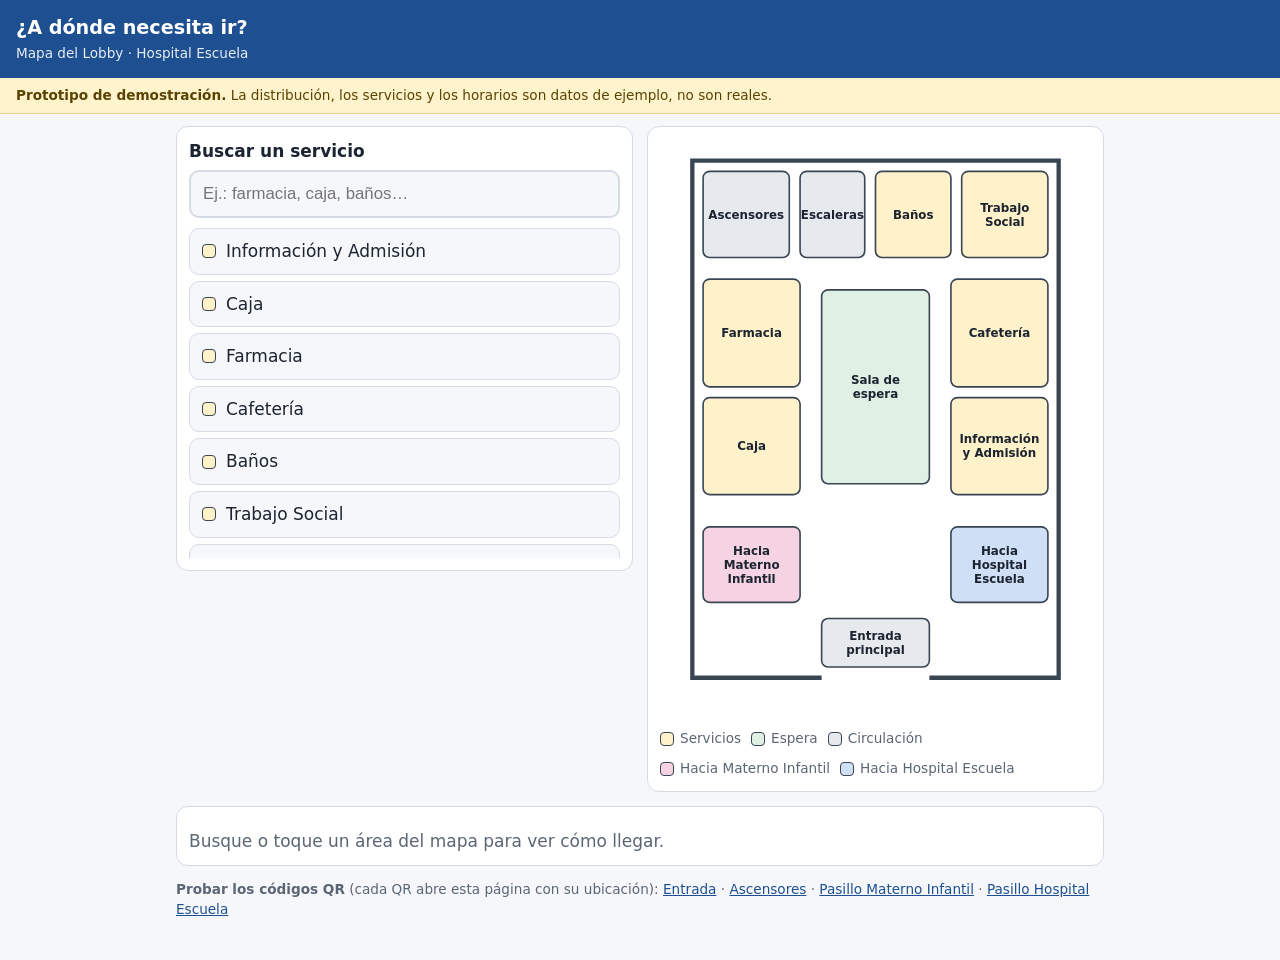
<file: modelo 3d hospital escuela/prototipo-lobby/index.html>
<!doctype html>
<html lang="es">
<head>
<meta charset="utf-8">
<meta name="viewport" content="width=device-width, initial-scale=1">
<title>Mapa del Lobby – Prototipo</title>
<meta name="theme-color" content="#1d4f91">
<link rel="manifest" href="manifest.json">
<style>
  :root {
    --bg: #f5f7fa; --surface: #ffffff; --text: #1b2430; --muted: #5b6675;
    --line: #d5dbe3; --accent: #1d4f91; --accent-soft: #e3ecf8;
    --lobby: #e6e9ee; --mi: #f6d3e2; --he: #cfe0f6; --serv: #fff1c9;
    --sala: #dff0e4; --wall: #3a4554; --route: #d1342f; --here: #d1342f;
  }
  @media (prefers-color-scheme: dark) {
    :root:not([data-theme="light"]) {
      --bg: #11161d; --surface: #1a212b; --text: #e6ebf1; --muted: #9aa6b5;
      --line: #2e3845; --accent: #7fb0ef; --accent-soft: #1f2d40;
      --lobby: #2a313b; --mi: #4f2e3d; --he: #26394f; --serv: #4a4126;
      --sala: #23402d; --wall: #aab4c2; --route: #ff6b63; --here: #ff6b63;
    }
  }
  * { box-sizing: border-box; }
  body { margin: 0; font-family: system-ui, -apple-system, "Segoe UI", Roboto, sans-serif;
         background: var(--bg); color: var(--text); font-size: 17px; line-height: 1.45; }
  header { background: var(--accent); color: #fff; padding: 14px 16px; }
  @media (prefers-color-scheme: dark) { :root:not([data-theme="light"]) header { color: #0d1520; } }
  header h1 { margin: 0; font-size: 1.2rem; }
  header p { margin: 2px 0 0; font-size: .85rem; opacity: .9; }
  .demo { background: #fff3cd; color: #5a4300; font-size: .85rem; padding: 8px 16px; border-bottom: 1px solid #e8d48a; }
  main { max-width: 960px; margin: 0 auto; padding: 12px 16px 40px; display: grid; gap: 14px; }
  @media (min-width: 820px) { main { grid-template-columns: 1fr 1fr; align-items: start; } .full { grid-column: 1 / -1; } }
  .aqui { background: var(--accent-soft); border: 1px solid var(--line); border-radius: 10px; padding: 10px 12px; font-weight: 600; }
  .card { background: var(--surface); border: 1px solid var(--line); border-radius: 12px; padding: 12px; }
  label { font-weight: 600; display: block; margin-bottom: 6px; }
  input[type=search] { width: 100%; font-size: 1.05rem; padding: 12px; border-radius: 10px;
         border: 2px solid var(--line); background: var(--bg); color: var(--text); }
  input[type=search]:focus { outline: none; border-color: var(--accent); }
  ul.lista { list-style: none; margin: 10px 0 0; padding: 0; display: grid; gap: 6px; max-height: 330px; overflow: auto; }
  ul.lista button { width: 100%; text-align: left; font: inherit; color: inherit; background: var(--bg);
         border: 1px solid var(--line); border-radius: 10px; padding: 10px 12px; cursor: pointer; display: flex; gap: 10px; align-items: center; }
  ul.lista button[aria-pressed=true] { border-color: var(--accent); background: var(--accent-soft); }
  .dot { width: 14px; height: 14px; border-radius: 4px; flex: none; border: 1px solid var(--wall); }
  .vacio { color: var(--muted); margin: 10px 0 0; }
  svg { width: 100%; height: auto; display: block; }
  svg .area rect { stroke: var(--wall); stroke-width: 1.5; cursor: pointer; }
  svg .area text { font-size: 11px; fill: var(--text); pointer-events: none; text-anchor: middle; font-weight: 600; }
  svg .area.sel rect { stroke: var(--route); stroke-width: 4; }
  svg .muro { fill: none; stroke: var(--wall); stroke-width: 4; }
  svg .ruta { fill: none; stroke: var(--route); stroke-width: 4; stroke-dasharray: 9 6; stroke-linecap: round; stroke-linejoin: round;
         animation: avanza 1s linear infinite; }
  @keyframes avanza { to { stroke-dashoffset: -15; } }
  @media (prefers-reduced-motion: reduce) { svg .ruta { animation: none; } }
  svg .aqui-pin circle { fill: var(--here); stroke: #fff; stroke-width: 3; }
  svg .aqui-pin text { font-size: 11px; font-weight: 700; fill: var(--here); text-anchor: middle;
         paint-order: stroke; stroke: var(--surface); stroke-width: 4px; stroke-linejoin: round; }
  .leyenda { display: flex; flex-wrap: wrap; gap: 10px; font-size: .85rem; color: var(--muted); margin-top: 8px; }
  .leyenda span { display: inline-flex; align-items: center; gap: 6px; }
  #detalle h2 { margin: 0 0 4px; font-size: 1.15rem; }
  #detalle .meta { color: var(--muted); font-size: .9rem; margin: 0 0 8px; }
  #detalle ol { margin: 6px 0 0; padding-left: 22px; }
  #detalle .nota { font-size: .85rem; color: var(--muted); margin-top: 8px; }
  footer { font-size: .85rem; color: var(--muted); }
  footer a { color: var(--accent); }
</style>
</head>
<body>
<header>
  <h1>¿A dónde necesita ir?</h1>
  <p>Mapa del Lobby · Hospital Escuela</p>
</header>
<div class="demo" role="note"><strong>Prototipo de demostración.</strong> La distribución, los servicios y los horarios son datos de ejemplo, no son reales.</div>

<main>
  <div id="aqui" class="aqui full" hidden></div>

  <section class="card">
    <label for="buscar">Buscar un servicio</label>
    <input id="buscar" type="search" placeholder="Ej.: farmacia, caja, baños…" autocomplete="off">
    <ul id="lista" class="lista" aria-live="polite"></ul>
  </section>

  <section class="card">
    <svg id="mapa" viewBox="0 0 400 540" role="img" aria-label="Mapa del lobby">
      <path class="muro" d="M150 500 H30 V20 H370 V500 H250"/>
      <g id="areas"></g>
      <polyline id="ruta" class="ruta" points=""/>
      <g id="pin" class="aqui-pin" style="display:none"><circle r="9"/><text dy="-14">Usted está aquí</text></g>
    </svg>
    <div class="leyenda">
      <span><i class="dot" style="background:var(--serv)"></i>Servicios</span>
      <span><i class="dot" style="background:var(--sala)"></i>Espera</span>
      <span><i class="dot" style="background:var(--lobby)"></i>Circulación</span>
      <span><i class="dot" style="background:var(--mi)"></i>Hacia Materno Infantil</span>
      <span><i class="dot" style="background:var(--he)"></i>Hacia Hospital Escuela</span>
    </div>
  </section>

  <section id="detalle" class="card full" aria-live="polite">
    <p class="vacio">Busque o toque un área del mapa para ver cómo llegar.</p>
  </section>

  <footer class="full">
    <strong>Probar los códigos QR</strong> (cada QR abre esta página con su ubicación):
    <a href="?aqui=entrada">Entrada</a> ·
    <a href="?aqui=ascensores">Ascensores</a> ·
    <a href="?aqui=pasillo-mi">Pasillo Materno Infantil</a> ·
    <a href="?aqui=pasillo-he">Pasillo Hospital Escuela</a>
  </footer>
</main>

<script>
/* ---------- CONFIGURACIÓN ----------
   Para que el personal edite los textos desde Google Sheets:
   Archivo → Compartir → Publicar en la web → formato CSV, y pegue el enlace aquí.
   Columnas: id,nombre,tipo,descripcion,horario,indicaciones,palabras
   (las indicaciones se separan con "|"). Si queda vacío, se usan los datos de abajo. */
const SHEET_CSV_URL = '';

/* Geometría del mapa (coordenadas del dibujo). La ruta va: origen → punto central → área. */
const HUB = [200, 345];
const GEOMETRIA = {
  'ascensores':     { r: [40, 30, 80, 80],   desdeHub: [[140,345],[140,120],[80,120],[80,110]] },
  'escaleras':      { r: [130, 30, 60, 80],  desdeHub: [[140,345],[140,120],[160,120],[160,110]] },
  'banos':          { r: [200, 30, 70, 80],  desdeHub: [[260,345],[260,120],[235,120],[235,110]] },
  'trabajo-social': { r: [280, 30, 80, 80],  desdeHub: [[260,345],[260,120],[320,120],[320,110]] },
  'farmacia':       { r: [40, 130, 90, 100], desdeHub: [[140,345],[140,185],[130,185]] },
  'caja':           { r: [40, 240, 90, 90],  desdeHub: [[140,345],[140,285],[130,285]] },
  'cafeteria':      { r: [270, 130, 90, 100],desdeHub: [[260,345],[260,185],[270,185]] },
  'informacion':    { r: [270, 240, 90, 90], desdeHub: [[260,345],[260,285],[270,285]] },
  'sala-espera':    { r: [150, 140, 100, 180], desdeHub: [[200,320]] },
  'pasillo-mi':     { r: [40, 360, 90, 70],  desdeHub: [[140,345],[85,345],[85,360]] },
  'pasillo-he':     { r: [270, 360, 90, 70], desdeHub: [[260,345],[315,345],[315,360]] },
  'entrada':        { r: [150, 445, 100, 45],desdeHub: [[200,445]] },
};
/* Puntos donde irían pegados los QR. */
const PUNTOS_QR = {
  'entrada':    { nombre: 'Entrada principal', pos: [200,437], hastaHub: [[200,437],[200,345]] },
  'ascensores': { nombre: 'Ascensores',        pos: [80,118],  hastaHub: [[80,120],[140,120],[140,345]] },
  'pasillo-mi': { nombre: 'Pasillo hacia Materno Infantil', pos: [85,358],  hastaHub: [[85,358],[85,345]] },
  'pasillo-he': { nombre: 'Pasillo hacia Hospital Escuela', pos: [315,358], hastaHub: [[315,358],[315,345]] },
};

/* Datos de EJEMPLO (inventados). */
let DATOS = [
  { id:'informacion', nombre:'Información y Admisión', tipo:'serv', horario:'Lun–Dom · 24 horas',
    descripcion:'Orientación general, registro de pacientes y entrega de fichas.',
    indicaciones:['Entre por la puerta principal.','Camine recto hasta el final de la sala de espera.','Gire a la derecha: es el mostrador de Información.'],
    palabras:'admision registro ficha orientacion ayuda' },
  { id:'caja', nombre:'Caja', tipo:'serv', horario:'Lun–Vie · 7:00–15:00',
    descripcion:'Pagos de exámenes y servicios.',
    indicaciones:['Entre por la puerta principal.','Camine recto unos pasos y gire a la izquierda.','La Caja está a su izquierda, junto a la Farmacia.'],
    palabras:'pago pagar cobro' },
  { id:'farmacia', nombre:'Farmacia', tipo:'serv', horario:'Lun–Dom · 7:00–19:00',
    descripcion:'Entrega de medicamentos con receta.',
    indicaciones:['Entre por la puerta principal.','Gire a la izquierda y siga por el pasillo lateral.','Pase la Caja: la Farmacia es la siguiente ventanilla.'],
    palabras:'medicina medicamentos receta pastillas' },
  { id:'cafeteria', nombre:'Cafetería', tipo:'serv', horario:'Lun–Sáb · 6:00–18:00',
    descripcion:'Comida y bebidas.',
    indicaciones:['Entre por la puerta principal.','Gire a la derecha y siga por el pasillo lateral.','Pase Información: la Cafetería está al fondo.'],
    palabras:'comida cafe agua comer' },
  { id:'banos', nombre:'Baños', tipo:'serv', horario:'Siempre abiertos',
    descripcion:'Baños públicos, incluye baño accesible.',
    indicaciones:['Entre por la puerta principal.','Rodee la sala de espera por la derecha.','Al fondo, los baños están frente a usted.'],
    palabras:'sanitario servicio sanitarios bano' },
  { id:'trabajo-social', nombre:'Trabajo Social', tipo:'serv', horario:'Lun–Vie · 8:00–16:00',
    descripcion:'Apoyo social y trámites especiales.',
    indicaciones:['Entre por la puerta principal.','Rodee la sala de espera por la derecha hasta el fondo.','Es la última puerta a la derecha.'],
    palabras:'social apoyo tramite' },
  { id:'ascensores', nombre:'Ascensores', tipo:'circ', horario:'Siempre',
    descripcion:'Acceso a los pisos superiores. Ruta recomendada para sillas de ruedas.',
    indicaciones:['Entre por la puerta principal.','Rodee la sala de espera por la izquierda hasta el fondo.','Los ascensores están en la esquina izquierda.'],
    palabras:'elevador piso subir silla ruedas accesible' },
  { id:'escaleras', nombre:'Escaleras', tipo:'circ', horario:'Siempre',
    descripcion:'Acceso a los pisos superiores.',
    indicaciones:['Entre por la puerta principal.','Rodee la sala de espera por la izquierda hasta el fondo.','Las escaleras están junto a los ascensores.'],
    palabras:'gradas subir piso' },
  { id:'sala-espera', nombre:'Sala de espera', tipo:'sala', horario:'Siempre',
    descripcion:'Área de espera central del lobby.',
    indicaciones:['Entre por la puerta principal.','La sala de espera está justo al frente.'],
    palabras:'esperar sillas' },
  { id:'pasillo-mi', nombre:'Hacia Materno Infantil', tipo:'mi', horario:'Siempre',
    descripcion:'Conexión con el bloque Materno Infantil.',
    indicaciones:['Entre por la puerta principal.','Gire a la izquierda.','Siga el pasillo marcado en rosa.'],
    palabras:'materno infantil maternidad pediatria ninos bebe embarazo' },
  { id:'pasillo-he', nombre:'Hacia Hospital Escuela', tipo:'he', horario:'Siempre',
    descripcion:'Conexión con el bloque Hospital Escuela.',
    indicaciones:['Entre por la puerta principal.','Gire a la derecha.','Siga el pasillo marcado en azul.'],
    palabras:'hospital escuela bloque medico quirurgico consulta' },
  { id:'entrada', nombre:'Entrada principal', tipo:'circ', horario:'Siempre',
    descripcion:'Acceso principal desde la calle.',
    indicaciones:['Es la puerta por la que entró desde la calle.'],
    palabras:'salida puerta calle' },
];

const COLOR = { serv:'var(--serv)', circ:'var(--lobby)', sala:'var(--sala)', mi:'var(--mi)', he:'var(--he)' };
const NS = 'http://www.w3.org/2000/svg';
const $ = (s) => document.querySelector(s);
const norm = (t) => (t || '').toString().normalize('NFD').replace(/[̀-ͯ]/g, '').toLowerCase();

const params = new URLSearchParams(location.search);
const origenId = PUNTOS_QR[params.get('aqui')] ? params.get('aqui') : null;
let seleccion = null;

function dibujarMapa() {
  const g = $('#areas'); g.innerHTML = '';
  for (const d of DATOS) {
    const geo = GEOMETRIA[d.id]; if (!geo) continue;
    const [x, y, w, h] = geo.r;
    const a = document.createElementNS(NS, 'g');
    a.setAttribute('class', 'area' + (seleccion === d.id ? ' sel' : ''));
    a.setAttribute('tabindex', '0'); a.setAttribute('role', 'button'); a.setAttribute('aria-label', d.nombre);
    const r = document.createElementNS(NS, 'rect');
    Object.entries({ x, y, width: w, height: h, rx: 6, fill: COLOR[d.tipo] || COLOR.serv }).forEach(([k, v]) => r.setAttribute(k, v));
    a.appendChild(r);
    const t = document.createElementNS(NS, 'text');
    const palabras = d.nombre.split(' ');
    const lineas = []; let actual = '';
    for (const p of palabras) { if ((actual + ' ' + p).trim().length > 12 && actual) { lineas.push(actual); actual = p; } else actual = (actual + ' ' + p).trim(); }
    lineas.push(actual);
    lineas.forEach((l, i) => {
      const ts = document.createElementNS(NS, 'tspan');
      ts.setAttribute('x', x + w / 2); ts.setAttribute('y', y + h / 2 + (i - (lineas.length - 1) / 2) * 13 + 4);
      ts.textContent = l; t.appendChild(ts);
    });
    a.appendChild(t);
    a.addEventListener('click', () => seleccionar(d.id));
    a.addEventListener('keydown', (e) => { if (e.key === 'Enter' || e.key === ' ') { e.preventDefault(); seleccionar(d.id); } });
    g.appendChild(a);
  }
}

function dibujarRuta() {
  const linea = $('#ruta');
  if (!seleccion || !GEOMETRIA[seleccion]) { linea.setAttribute('points', ''); return; }
  const origen = PUNTOS_QR[origenId || 'entrada'];
  const pts = [...origen.hastaHub, HUB, ...GEOMETRIA[seleccion].desdeHub];
  const limpio = pts.filter((p, i) => i === 0 || p[0] !== pts[i - 1][0] || p[1] !== pts[i - 1][1]);
  linea.setAttribute('points', limpio.map((p) => p.join(',')).join(' '));
}

function dibujarLista() {
  const q = norm($('#buscar').value.trim());
  const ul = $('#lista'); ul.innerHTML = '';
  const res = DATOS.filter((d) => !q || norm(d.nombre + ' ' + d.palabras + ' ' + d.descripcion).includes(q));
  if (!res.length) { ul.innerHTML = '<li class="vacio">No encontramos ese servicio. Pregunte en Información.</li>'; return; }
  for (const d of res) {
    const li = document.createElement('li');
    const b = document.createElement('button');
    b.setAttribute('aria-pressed', seleccion === d.id);
    b.innerHTML = `<i class="dot" style="background:${COLOR[d.tipo] || COLOR.serv}"></i><span></span>`;
    b.querySelector('span').textContent = d.nombre;
    b.addEventListener('click', () => seleccionar(d.id, true));
    li.appendChild(b); ul.appendChild(li);
  }
}

function dibujarDetalle() {
  const box = $('#detalle');
  const d = DATOS.find((x) => x.id === seleccion);
  if (!d) { box.innerHTML = '<p class="vacio">Busque o toque un área del mapa para ver cómo llegar.</p>'; return; }
  box.innerHTML = '<h2></h2><p class="meta"></p><p class="desc"></p><strong>Cómo llegar</strong><ol></ol>';
  box.querySelector('h2').textContent = d.nombre;
  box.querySelector('.meta').textContent = 'Horario: ' + d.horario;
  box.querySelector('.desc').textContent = d.descripcion;
  const ol = box.querySelector('ol');
  d.indicaciones.forEach((t) => { const li = document.createElement('li'); li.textContent = t; ol.appendChild(li); });
  if (origenId && origenId !== 'entrada') {
    const n = document.createElement('p'); n.className = 'nota';
    n.textContent = 'Las indicaciones escritas parten de la entrada principal. La línea roja del mapa parte de donde usted está.';
    box.appendChild(n);
  }
}

function seleccionar(id, desdeLista) {
  seleccion = id;
  dibujarMapa(); dibujarRuta(); dibujarLista(); dibujarDetalle();
  if (desdeLista && window.innerWidth < 820) $('#mapa').scrollIntoView({ behavior: 'smooth', block: 'start' });
}

function mostrarOrigen() {
  if (!origenId) return;
  const o = PUNTOS_QR[origenId];
  const pin = $('#pin'); pin.style.display = '';
  pin.setAttribute('transform', `translate(${o.pos[0]},${o.pos[1]})`);
  const aviso = $('#aqui'); aviso.hidden = false;
  aviso.textContent = '📍 Usted está en: ' + o.nombre;
}

/* Lector CSV sencillo (soporta comillas). */
function parseCSV(texto) {
  const filas = []; let fila = [], campo = '', comillas = false;
  for (let i = 0; i < texto.length; i++) {
    const c = texto[i];
    if (comillas) { if (c === '"' && texto[i + 1] === '"') { campo += '"'; i++; } else if (c === '"') comillas = false; else campo += c; }
    else if (c === '"') comillas = true;
    else if (c === ',') { fila.push(campo); campo = ''; }
    else if (c === '\n' || c === '\r') { if (c === '\r' && texto[i + 1] === '\n') i++; fila.push(campo); filas.push(fila); fila = []; campo = ''; }
    else campo += c;
  }
  if (campo || fila.length) { fila.push(campo); filas.push(fila); }
  const [cab, ...resto] = filas;
  return resto.filter((f) => f.some((x) => x.trim())).map((f) => Object.fromEntries(cab.map((k, i) => [k.trim(), (f[i] || '').trim()])));
}

async function cargarHoja() {
  if (!SHEET_CSV_URL) return;
  try {
    const r = await fetch(SHEET_CSV_URL, { cache: 'no-store' });
    if (!r.ok) throw new Error(r.status);
    const filas = parseCSV(await r.text());
    const nuevos = filas.filter((f) => f.id && f.nombre).map((f) => ({ ...f, indicaciones: (f.indicaciones || '').split('|').map((s) => s.trim()).filter(Boolean) }));
    // Combina por "id": lo que esté en la hoja reemplaza el texto guardado; lo que no esté, se conserva.
    for (const n of nuevos) {
      const i = DATOS.findIndex((d) => d.id === n.id);
      if (i >= 0) DATOS[i] = { ...DATOS[i], ...n }; else DATOS.push(n);
    }
    if (nuevos.length) seleccionar(seleccion);
  } catch (e) { console.warn('No se pudo leer la hoja; se usan los datos guardados.', e); }
}

$('#buscar').addEventListener('input', dibujarLista);
mostrarOrigen();
seleccionar(null);
cargarHoja();

if ('serviceWorker' in navigator && location.protocol.startsWith('http')) {
  navigator.serviceWorker.register('sw.js').catch(() => {});
}
</script>
</body>
</html>
</file>
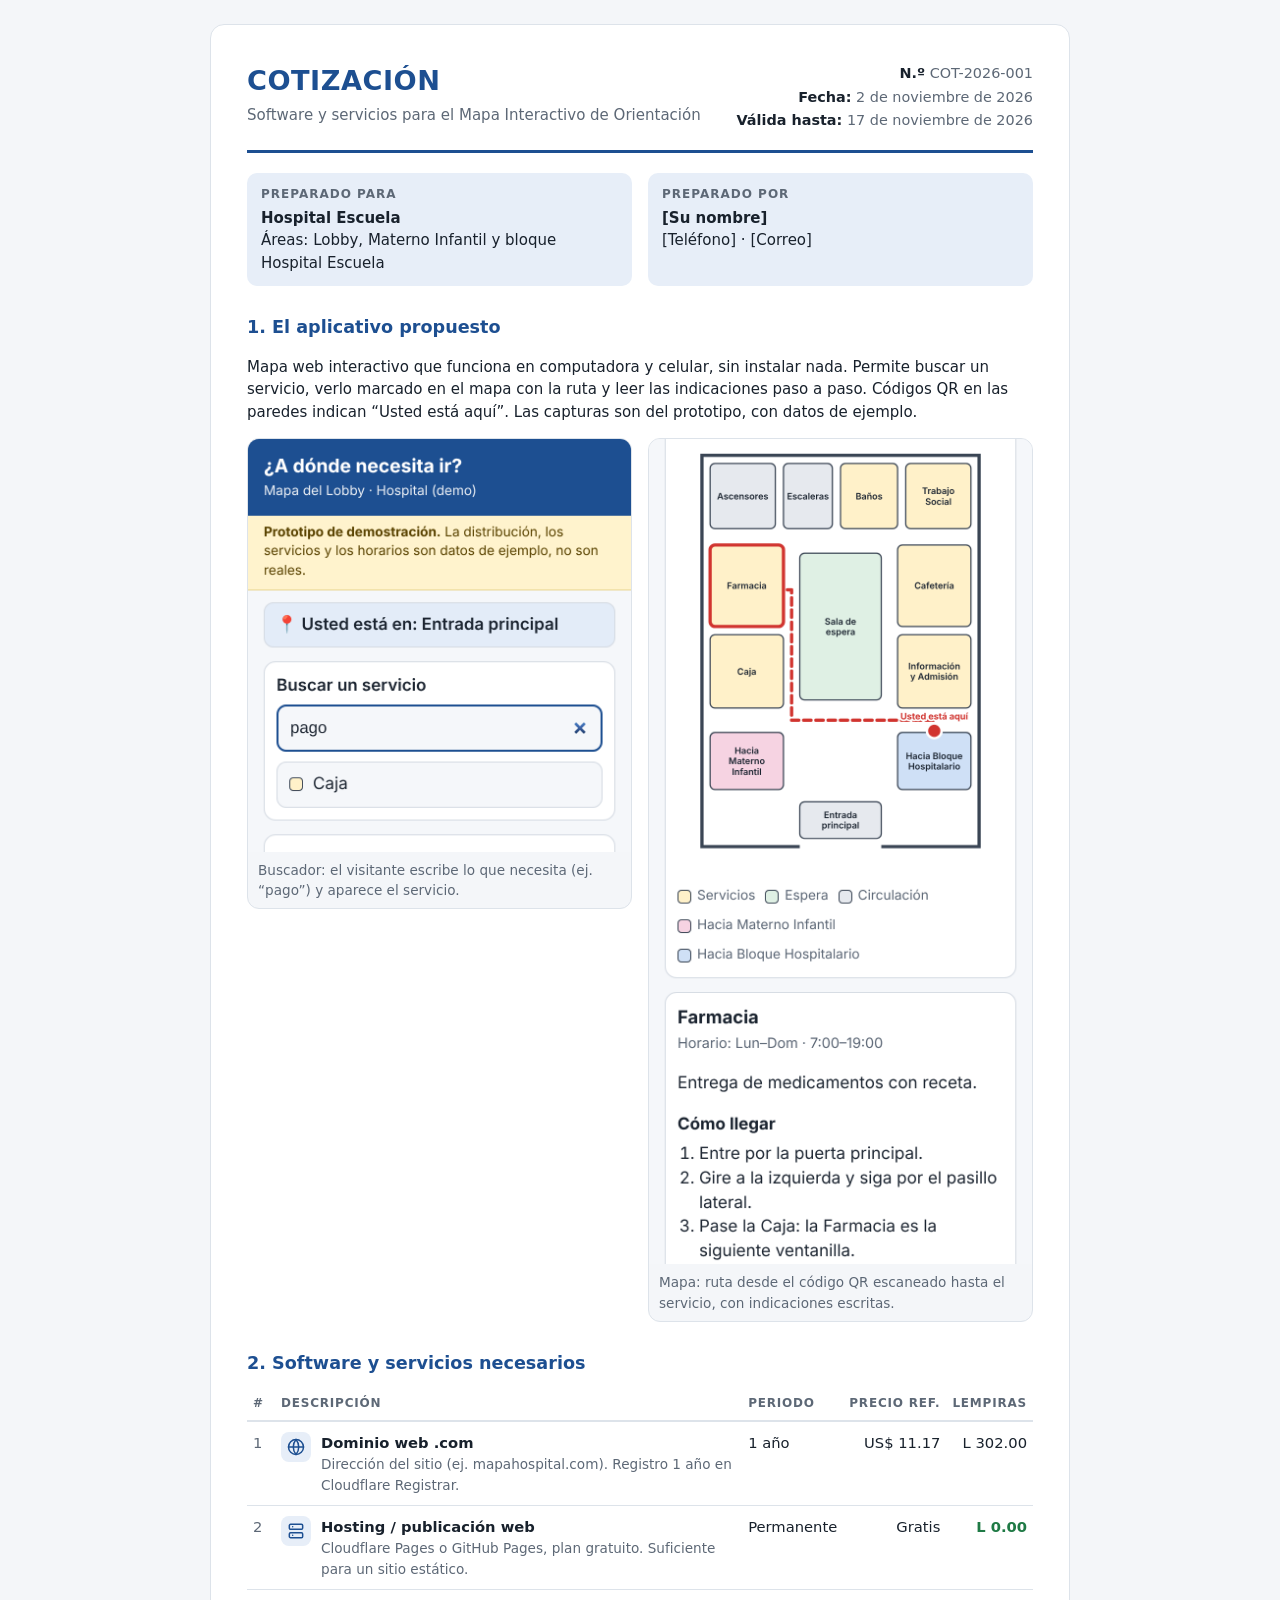
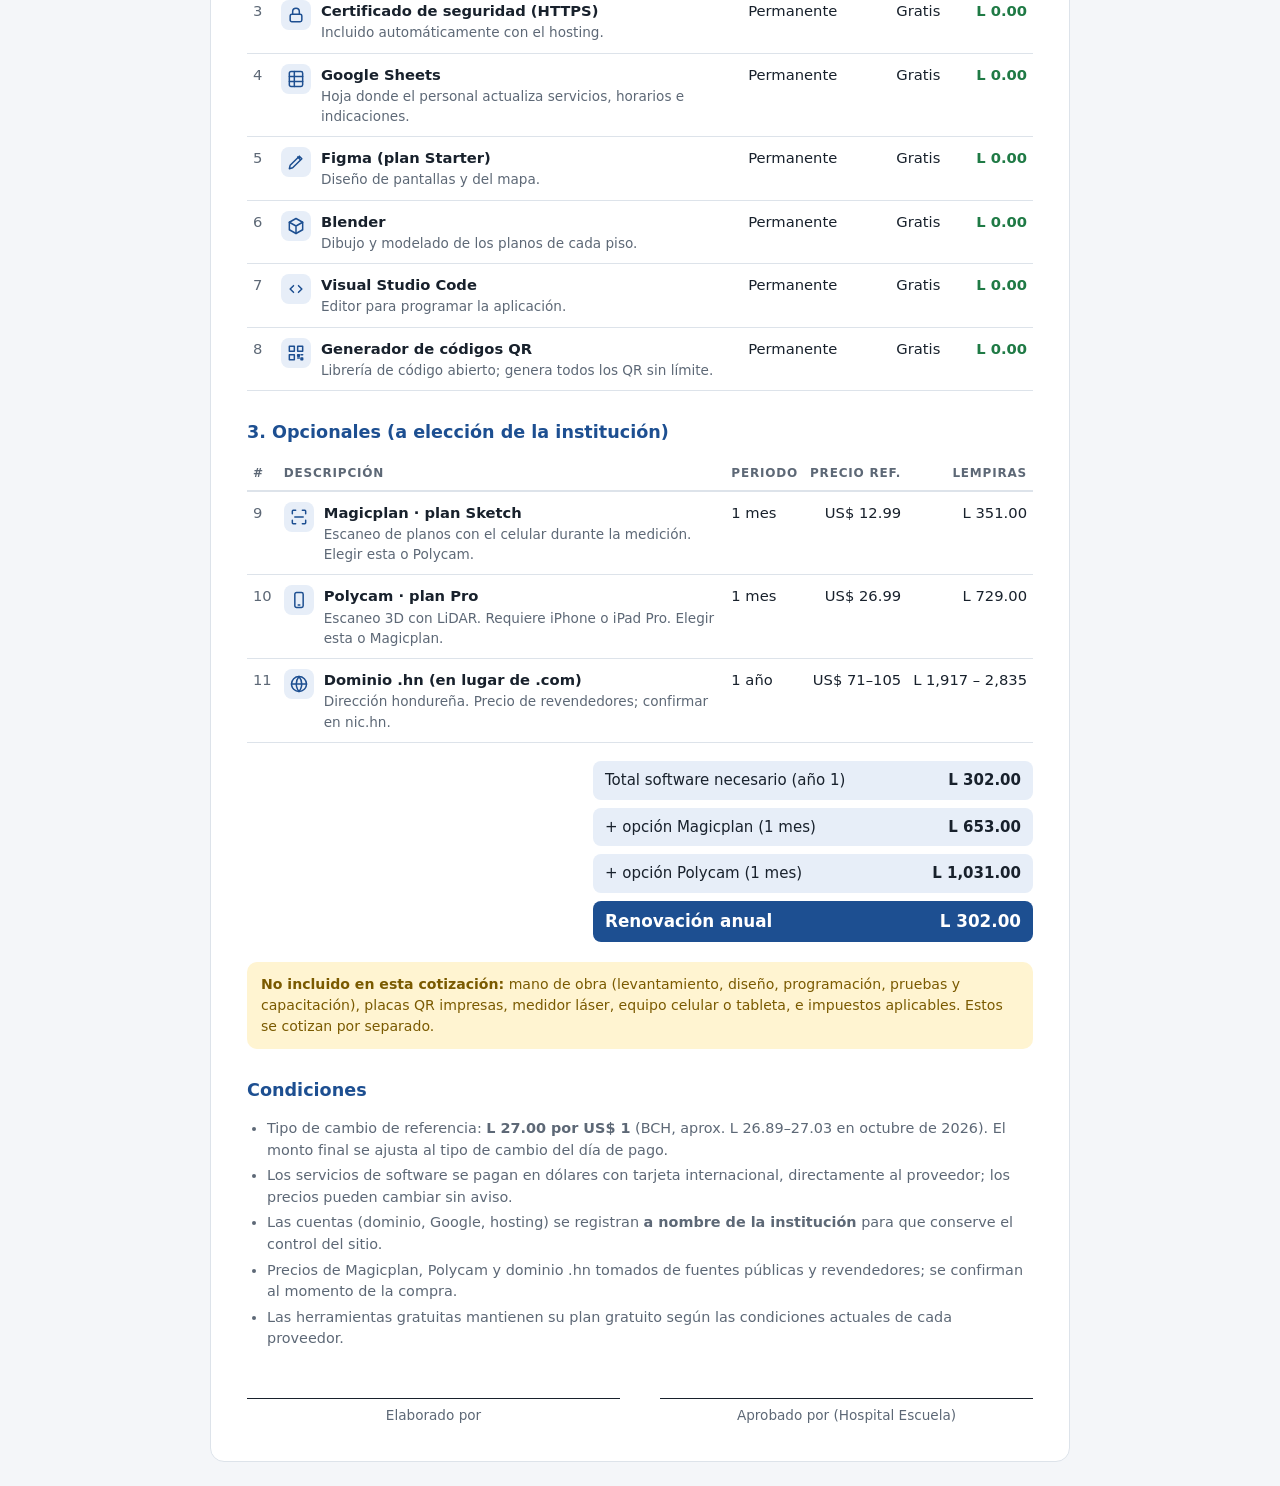
<file: modelo 3d hospital escuela/cotizacion/cotizacion-software.html>
<!doctype html>
<html lang="es"><head><meta charset="utf-8"><meta name="viewport" content="width=device-width, initial-scale=1">
<title>Cotización de Software</title>
<style>
:root{--bg:#f4f6f9;--paper:#fff;--ink:#18212c;--muted:#5d6876;--line:#dde3ea;--accent:#1d4f91;--accent-soft:#e7eef8;--ok:#1f7a45;--ok-soft:#e5f4ea;--warn:#7a5a00;--warn-soft:#fff4d1}
@media (prefers-color-scheme:dark){:root:not([data-theme="light"]){--bg:#10151c;--paper:#19202a;--ink:#e7ecf2;--muted:#9ba6b4;--line:#2d3744;--accent:#86b4f0;--accent-soft:#1f2c3e;--ok:#6fcf97;--ok-soft:#173326;--warn:#f0cf6e;--warn-soft:#3a3115}}
:root[data-theme="dark"]{--bg:#10151c;--paper:#19202a;--ink:#e7ecf2;--muted:#9ba6b4;--line:#2d3744;--accent:#86b4f0;--accent-soft:#1f2c3e;--ok:#6fcf97;--ok-soft:#173326;--warn:#f0cf6e;--warn-soft:#3a3115}
*{box-sizing:border-box}
body{margin:0;background:var(--bg);color:var(--ink);font:15px/1.5 system-ui,-apple-system,"Segoe UI",Roboto,sans-serif}
.hoja{max-width:860px;margin:24px auto;background:var(--paper);border:1px solid var(--line);border-radius:14px;padding:36px}
@media (max-width:640px){.hoja{margin:0;border-radius:0;border:0;padding:20px 16px}}
.top{display:flex;justify-content:space-between;gap:20px;flex-wrap:wrap;border-bottom:3px solid var(--accent);padding-bottom:16px}
h1{margin:0;font-size:1.7rem;color:var(--accent);letter-spacing:.5px}
.top p{margin:2px 0;color:var(--muted)}
.meta{text-align:right;font-size:.9rem} .meta b{color:var(--ink)}
@media (max-width:640px){.meta{text-align:left}}
.partes{display:grid;grid-template-columns:1fr 1fr;gap:16px;margin:20px 0}
@media (max-width:640px){.partes{grid-template-columns:1fr}}
.box{background:var(--accent-soft);border-radius:10px;padding:12px 14px}
.box h3{margin:0 0 4px;font-size:.75rem;text-transform:uppercase;letter-spacing:1px;color:var(--muted)}
.box p{margin:0}
h2{font-size:1.1rem;margin:28px 0 10px;color:var(--accent)}
.galeria{display:grid;grid-template-columns:1fr 1fr;gap:16px;align-items:start}
.galeria figure{margin:0;border:1px solid var(--line);border-radius:12px;overflow:hidden;background:var(--bg)}
.galeria img{width:100%;display:block}
.galeria figcaption{font-size:.85rem;color:var(--muted);padding:8px 10px}
.tabla{overflow-x:auto}
table{width:100%;border-collapse:collapse;font-size:.92rem;min-width:560px}
th{text-align:left;font-size:.75rem;text-transform:uppercase;letter-spacing:.8px;color:var(--muted);border-bottom:2px solid var(--line);padding:8px 6px}
td{border-bottom:1px solid var(--line);padding:10px 6px;vertical-align:top}
td.n{color:var(--muted);width:28px} .num{text-align:right;white-space:nowrap}
.item{display:flex;gap:10px;align-items:flex-start} .item span{display:block;color:var(--muted);font-size:.85rem}
.ico{width:30px;height:30px;flex:none;padding:5px;border-radius:8px;background:var(--accent-soft);fill:none;stroke:var(--accent);stroke-width:1.8;stroke-linecap:round;stroke-linejoin:round}
tr.gratis .num:last-child{color:var(--ok);font-weight:600}
.totales{margin-top:18px;display:grid;gap:8px;max-width:440px;margin-left:auto}
.totales div{display:flex;justify-content:space-between;gap:12px;padding:8px 12px;border-radius:8px;background:var(--accent-soft)}
.totales .gran{background:var(--accent);color:var(--paper);font-weight:700;font-size:1.05rem}
.nota{background:var(--warn-soft);color:var(--warn);border-radius:10px;padding:12px 14px;font-size:.88rem;margin-top:20px}
ul.cond{padding-left:20px;font-size:.9rem;color:var(--muted)} ul.cond li{margin:4px 0}
.firmas{display:grid;grid-template-columns:1fr 1fr;gap:40px;margin-top:48px}
.firmas div{border-top:1px solid var(--ink);padding-top:6px;text-align:center;font-size:.85rem;color:var(--muted)}
@media print{body{background:#fff;font-size:13px} .galeria img{height:330px;object-fit:cover;object-position:top} td{padding:7px 6px} .hoja{margin:0;border:0;padding:0;max-width:none} .galeria,.totales,.firmas,.nota,tr{break-inside:avoid} h2{break-after:avoid}}
</style></head><body>
<div class="hoja">
 <div class="top">
  <div><h1>COTIZACIÓN</h1><p>Software y servicios para el Mapa Interactivo de Orientación</p></div>
  <div class="meta"><p><b>N.º</b> COT-2026-001</p><p><b>Fecha:</b> 2 de noviembre de 2026</p><p><b>Válida hasta:</b> 17 de noviembre de 2026</p></div>
 </div>
 <div class="partes">
  <div class="box"><h3>Preparado para</h3><p><strong>Hospital Escuela</strong><br>Áreas: Lobby, Materno Infantil y bloque Hospital Escuela</p></div>
  <div class="box"><h3>Preparado por</h3><p><strong>[Su nombre]</strong><br>[Teléfono] · [Correo]</p></div>
 </div>

 <h2>1. El aplicativo propuesto</h2>
 <p>Mapa web interactivo que funciona en computadora y celular, sin instalar nada. Permite buscar un servicio, verlo marcado en el mapa con la ruta y leer las indicaciones paso a paso. Códigos QR en las paredes indican “Usted está aquí”. Las capturas son del prototipo, con datos de ejemplo.</p>
 <div class="galeria">
  <figure><img src="[data-uri]" alt="Pantalla de inicio con buscador"><figcaption>Buscador: el visitante escribe lo que necesita (ej. “pago”) y aparece el servicio.</figcaption></figure>
  <figure><img src="[data-uri]" alt="Mapa con ruta marcada"><figcaption>Mapa: ruta desde el código QR escaneado hasta el servicio, con indicaciones escritas.</figcaption></figure>
 </div>

 <h2>2. Software y servicios necesarios</h2>
 <div class="tabla"><table>
  <thead><tr><th>#</th><th>Descripción</th><th>Periodo</th><th class="num">Precio ref.</th><th class="num">Lempiras</th></tr></thead>
  <tbody><tr class=""><td class="n">1</td><td><div class="item"><svg viewBox="0 0 24 24" class="ico" aria-hidden="true"><path d="M3 12h18M12 3a14 14 0 0 1 0 18M12 3a14 14 0 0 0 0 18"/><circle cx="12" cy="12" r="9"/></svg><div><strong>Dominio web .com</strong><span>Dirección del sitio (ej. mapahospital.com). Registro 1 año en Cloudflare Registrar.</span></div></div></td><td>1 año</td><td class="num">US$ 11.17</td><td class="num">L 302.00</td></tr><tr class="gratis"><td class="n">2</td><td><div class="item"><svg viewBox="0 0 24 24" class="ico" aria-hidden="true"><rect x="4" y="4" width="16" height="6" rx="1.5"/><rect x="4" y="14" width="16" height="6" rx="1.5"/><path d="M8 7h.01M8 17h.01"/></svg><div><strong>Hosting / publicación web</strong><span>Cloudflare Pages o GitHub Pages, plan gratuito. Suficiente para un sitio estático.</span></div></div></td><td>Permanente</td><td class="num">Gratis</td><td class="num">L 0.00</td></tr><tr class="gratis"><td class="n">3</td><td><div class="item"><svg viewBox="0 0 24 24" class="ico" aria-hidden="true"><rect x="5" y="11" width="14" height="9" rx="2"/><path d="M8 11V8a4 4 0 0 1 8 0v3"/></svg><div><strong>Certificado de seguridad (HTTPS)</strong><span>Incluido automáticamente con el hosting.</span></div></div></td><td>Permanente</td><td class="num">Gratis</td><td class="num">L 0.00</td></tr><tr class="gratis"><td class="n">4</td><td><div class="item"><svg viewBox="0 0 24 24" class="ico" aria-hidden="true"><rect x="4" y="3" width="16" height="18" rx="2"/><path d="M4 9h16M4 15h16M10 3v18"/></svg><div><strong>Google Sheets</strong><span>Hoja donde el personal actualiza servicios, horarios e indicaciones.</span></div></div></td><td>Permanente</td><td class="num">Gratis</td><td class="num">L 0.00</td></tr><tr class="gratis"><td class="n">5</td><td><div class="item"><svg viewBox="0 0 24 24" class="ico" aria-hidden="true"><path d="M4 20l4-1 11-11-3-3L5 16z"/><path d="M14 6l3 3"/></svg><div><strong>Figma (plan Starter)</strong><span>Diseño de pantallas y del mapa.</span></div></div></td><td>Permanente</td><td class="num">Gratis</td><td class="num">L 0.00</td></tr><tr class="gratis"><td class="n">6</td><td><div class="item"><svg viewBox="0 0 24 24" class="ico" aria-hidden="true"><path d="M12 3 4 7.5v9L12 21l8-4.5v-9z"/><path d="M4 7.5 12 12l8-4.5M12 12v9"/></svg><div><strong>Blender</strong><span>Dibujo y modelado de los planos de cada piso.</span></div></div></td><td>Permanente</td><td class="num">Gratis</td><td class="num">L 0.00</td></tr><tr class="gratis"><td class="n">7</td><td><div class="item"><svg viewBox="0 0 24 24" class="ico" aria-hidden="true"><path d="m9 8-4 4 4 4M15 8l4 4-4 4"/></svg><div><strong>Visual Studio Code</strong><span>Editor para programar la aplicación.</span></div></div></td><td>Permanente</td><td class="num">Gratis</td><td class="num">L 0.00</td></tr><tr class="gratis"><td class="n">8</td><td><div class="item"><svg viewBox="0 0 24 24" class="ico" aria-hidden="true"><rect x="4" y="4" width="6" height="6"/><rect x="14" y="4" width="6" height="6"/><rect x="4" y="14" width="6" height="6"/><path d="M14 14h2v2h-2zM18 18h2v2h-2zM14 18h2M18 14h2"/></svg><div><strong>Generador de códigos QR</strong><span>Librería de código abierto; genera todos los QR sin límite.</span></div></div></td><td>Permanente</td><td class="num">Gratis</td><td class="num">L 0.00</td></tr></tbody>
 </table></div>

 <h2>3. Opcionales (a elección de la institución)</h2>
 <div class="tabla"><table>
  <thead><tr><th>#</th><th>Descripción</th><th>Periodo</th><th class="num">Precio ref.</th><th class="num">Lempiras</th></tr></thead>
  <tbody><tr class=""><td class="n">9</td><td><div class="item"><svg viewBox="0 0 24 24" class="ico" aria-hidden="true"><path d="M4 8V5a1 1 0 0 1 1-1h3M16 4h3a1 1 0 0 1 1 1v3M20 16v3a1 1 0 0 1-1 1h-3M8 20H5a1 1 0 0 1-1-1v-3"/><path d="M7 12h10"/></svg><div><strong>Magicplan · plan Sketch</strong><span>Escaneo de planos con el celular durante la medición. Elegir esta o Polycam.</span></div></div></td><td>1 mes</td><td class="num">US$ 12.99</td><td class="num">L 351.00</td></tr><tr class=""><td class="n">10</td><td><div class="item"><svg viewBox="0 0 24 24" class="ico" aria-hidden="true"><rect x="7" y="3" width="10" height="18" rx="2"/><path d="M11 18h2"/></svg><div><strong>Polycam · plan Pro</strong><span>Escaneo 3D con LiDAR. Requiere iPhone o iPad Pro. Elegir esta o Magicplan.</span></div></div></td><td>1 mes</td><td class="num">US$ 26.99</td><td class="num">L 729.00</td></tr><tr class=""><td class="n">11</td><td><div class="item"><svg viewBox="0 0 24 24" class="ico" aria-hidden="true"><path d="M3 12h18M12 3a14 14 0 0 1 0 18M12 3a14 14 0 0 0 0 18"/><circle cx="12" cy="12" r="9"/></svg><div><strong>Dominio .hn (en lugar de .com)</strong><span>Dirección hondureña. Precio de revendedores; confirmar en nic.hn.</span></div></div></td><td>1 año</td><td class="num">US$ 71–105</td><td class="num">L 1,917 – 2,835</td></tr></tbody>
 </table></div>

 <div class="totales">
  <div><span>Total software necesario (año 1)</span><strong>L 302.00</strong></div>
  <div><span>+ opción Magicplan (1 mes)</span><strong>L 653.00</strong></div>
  <div><span>+ opción Polycam (1 mes)</span><strong>L 1,031.00</strong></div>
  <div class="gran"><span>Renovación anual</span><span>L 302.00</span></div>
 </div>

 <div class="nota"><strong>No incluido en esta cotización:</strong> mano de obra (levantamiento, diseño, programación, pruebas y capacitación), placas QR impresas, medidor láser, equipo celular o tableta, e impuestos aplicables. Estos se cotizan por separado.</div>

 <h2>Condiciones</h2>
 <ul class="cond">
  <li>Tipo de cambio de referencia: <strong>L 27.00 por US$ 1</strong> (BCH, aprox. L 26.89–27.03 en octubre de 2026). El monto final se ajusta al tipo de cambio del día de pago.</li>
  <li>Los servicios de software se pagan en dólares con tarjeta internacional, directamente al proveedor; los precios pueden cambiar sin aviso.</li>
  <li>Las cuentas (dominio, Google, hosting) se registran <strong>a nombre de la institución</strong> para que conserve el control del sitio.</li>
  <li>Precios de Magicplan, Polycam y dominio .hn tomados de fuentes públicas y revendedores; se confirman al momento de la compra.</li>
  <li>Las herramientas gratuitas mantienen su plan gratuito según las condiciones actuales de cada proveedor.</li>
 </ul>

 <div class="firmas"><div>Elaborado por</div><div>Aprobado por (Hospital Escuela)</div></div>
</div>
</body></html>
</file>
<file: styles.css>
/* Paleta provisional (contraste AA). Ajustar con los colores oficiales del IAV. */
:root {
  --primary: #0b4f6c;      /* azul petróleo */
  --primary-dark: #08384d;
  --accent: #e07a1f;       /* naranja para acentos */
  --text: #1f2933;
  --muted: #52606d;
  --bg: #ffffff;
  --bg-alt: #f2f6f8;
  --border: #d9e2ec;
  --space: 4rem;           /* espaciado vertical uniforme entre secciones */
  --radius: 10px;
}

* { box-sizing: border-box; }
html { scroll-behavior: smooth; scroll-padding-top: 90px; }
body {
  margin: 0;
  /* Una sola familia tipográfica en todo el sitio */
  font-family: system-ui, -apple-system, "Segoe UI", Roboto, "Helvetica Neue", Arial, sans-serif;
  color: var(--text);
  background: var(--bg);
  line-height: 1.65;
  font-size: 1.0625rem;
}
h1, h2, h3 { line-height: 1.25; color: var(--primary-dark); margin: 0 0 1rem; }
h2 { font-size: 1.9rem; }
h3 { font-size: 1.2rem; }
a { color: var(--primary); }
a:hover { color: var(--accent); }

.container { width: min(1140px, 92%); margin: 0 auto; }
.narrow { max-width: 820px; }

/* Barra superior */
.topbar { background: var(--primary-dark); color: #fff; font-size: .9rem; }
.topbar-inner { display: flex; justify-content: space-between; align-items: center; padding: .4rem 0; }
.social { display: flex; gap: 1.1rem; }
.social a { color: #fff; text-decoration: none; }
.social a:hover { color: #ffd2a8; text-decoration: underline; }

/* Encabezado */
.header { background: #fff; border-bottom: 1px solid var(--border); position: sticky; top: 0; z-index: 10; }
.header-inner { display: flex; align-items: center; justify-content: space-between; padding: .9rem 0; gap: 1rem; }
.brand { display: flex; align-items: center; gap: .8rem; text-decoration: none; }
.logo-placeholder {
  width: 64px; height: 64px; border-radius: 50%;
  display: grid; place-items: center;
  background: var(--primary); color: #fff; font-weight: 700; font-size: 1.2rem;
}
.brand-text { font-weight: 700; color: var(--primary-dark); line-height: 1.15; font-size: 1.15rem; }
.nav { display: flex; gap: 1.3rem; flex-wrap: wrap; }
.nav a { text-decoration: none; color: var(--text); font-weight: 600; font-size: .97rem; }
.nav a:hover { color: var(--primary); }
.menu-toggle { display: none; }

/* Portada */
.hero {
  background: linear-gradient(rgba(8,56,77,.80), rgba(8,56,77,.80)), var(--primary);
  /* Cuando llegue la foto: background: linear-gradient(rgba(8,56,77,.7), rgba(8,56,77,.7)), url("assets/hero.jpg") center/cover; */
  color: #fff; text-align: center; padding: 6rem 0;
}
.hero h1 { color: #fff; font-size: clamp(2rem, 5vw, 3.2rem); }
.lead { font-size: 1.25rem; margin: 0 0 2rem; }
.btn {
  display: inline-block; background: var(--accent); color: #fff; text-decoration: none;
  padding: .8rem 1.6rem; border-radius: var(--radius); font-weight: 700;
}
.btn:hover { background: #c4640f; color: #fff; }

/* Secciones */
.section { padding: var(--space) 0; }
.section.alt { background: var(--bg-alt); }

.grid-2, .grid-3 { display: grid; gap: 1.5rem; }
.grid-2 { grid-template-columns: repeat(2, 1fr); }
.grid-3 { grid-template-columns: repeat(3, 1fr); }

/* Tarjetas simétricas: misma altura, enlace al final */
.card {
  background: #fff; border: 1px solid var(--border); border-radius: var(--radius);
  padding: 1.6rem; display: flex; flex-direction: column;
}
.card .link-more { margin-top: auto; font-weight: 700; text-decoration: none; padding-top: .5rem; }
.img-placeholder {
  aspect-ratio: 16/9; background: var(--bg-alt); border: 1px dashed var(--border);
  border-radius: 6px; display: grid; place-items: center; color: var(--muted);
  margin-bottom: 1rem; font-size: .9rem;
}

.pubs li { margin-bottom: .6rem; }

/* Enlaces de interés */
.links-grid {
  list-style: none; padding: 0; margin: 0;
  display: grid; grid-template-columns: repeat(4, 1fr); gap: 1rem;
}
.links-grid a {
  display: grid; place-items: center; text-align: center; min-height: 90px; padding: 1rem;
  border: 1px solid var(--border); border-radius: var(--radius);
  text-decoration: none; font-weight: 600; background: #fff;
}
.links-grid a:hover { border-color: var(--primary); }

/* Marcadores de contenido pendiente (retirar antes de publicar) */
.pending { background: #fff4e5; border-left: 4px solid var(--accent); padding: .5rem .8rem; color: #7a4100; }
.pending-light { color: #ffd2a8; }

/* Pie */
.footer { background: var(--primary-dark); color: #fff; padding: 2.5rem 0 1rem; }
.footer-inner { display: flex; justify-content: space-between; gap: 2rem; flex-wrap: wrap; }
.copy { border-top: 1px solid rgba(255,255,255,.2); margin-top: 2rem; padding-top: 1rem; font-size: .9rem; opacity: .85; }

/* Responsivo */
@media (max-width: 960px) {
  .grid-3 { grid-template-columns: repeat(2, 1fr); }
  .links-grid { grid-template-columns: repeat(2, 1fr); }
  .menu-toggle {
    display: block; background: var(--primary); color: #fff; border: 0;
    padding: .55rem 1rem; border-radius: var(--radius); font-weight: 700;
  }
  .nav { display: none; position: absolute; top: 100%; left: 0; right: 0;
         background: #fff; flex-direction: column; padding: 1rem 4%; border-bottom: 1px solid var(--border); }
  .nav.open { display: flex; }
  .header-inner { position: relative; }
}
@media (max-width: 640px) {
  :root { --space: 3rem; }
  .grid-2, .grid-3 { grid-template-columns: 1fr; }
  .topbar-inner span { display: none; }
}

/* ===================== Dinamismo ===================== */

/* Barra de progreso de lectura */
.progress { position: fixed; top: 0; left: 0; right: 0; height: 4px; background: var(--accent);
  transform-origin: 0 50%; transform: scaleX(0); z-index: 100; }

/* Encabezado que se compacta al bajar */
.header { transition: box-shadow .3s; }
.header-inner, .logo-placeholder { transition: padding .3s, width .3s, height .3s; }
.header.compact { box-shadow: 0 6px 20px rgba(8,56,77,.12); }
.header.compact .header-inner { padding: .45rem 0; }
.header.compact .logo-placeholder { width: 46px; height: 46px; }
.nav a { position: relative; padding: .2rem 0; }
.nav a::after { content: ""; position: absolute; left: 0; right: 100%; bottom: -2px; height: 2px;
  background: var(--accent); transition: right .3s; }
.nav a:hover::after, .nav a.active::after { right: 0; }
.nav a.active { color: var(--primary); }

/* Hero con parallax y entrada animada */
.hero { position: relative; overflow: hidden; background: var(--primary-dark); padding: 8rem 0 7rem; min-height: 82vh;
  display: flex; align-items: center; }
.hero-bg { position: absolute; inset: -10% 0 0; background: url("assets/hero.svg") center/cover; transform: scale(1.1);
  will-change: transform; }
.hero-bg::after { content: ""; position: absolute; inset: 0; background: linear-gradient(180deg, rgba(8,56,77,.15), rgba(8,56,77,.55)); }
.hero-inner { position: relative; z-index: 1; }
.eyebrow { text-transform: uppercase; letter-spacing: .18em; font-size: .85rem; color: #ffd2a8; margin: 0 0 .8rem; font-weight: 700; }
.btn { transition: transform .25s, box-shadow .25s, background .25s; margin: .3rem; }
.btn:hover { transform: translateY(-3px); box-shadow: 0 10px 22px rgba(0,0,0,.25); }
.btn-ghost { background: transparent; border: 2px solid #fff; }
.btn-ghost:hover { background: #fff; color: var(--primary-dark); }
.anim-in { opacity: 0; transform: translateY(24px); animation: up .9s cubic-bezier(.2,.7,.2,1) forwards; }
.anim-in.d1 { animation-delay: .15s; } .anim-in.d2 { animation-delay: .3s; } .anim-in.d3 { animation-delay: .45s; }
@keyframes up { to { opacity: 1; transform: none; } }
.scroll-hint { position: absolute; bottom: 1.5rem; left: 50%; translate: -50% 0; color: #fff; font-size: 2rem;
  text-decoration: none; z-index: 1; animation: bob 1.8s ease-in-out infinite; }
@keyframes bob { 50% { transform: translateY(8px); } }

/* Cifras */
.stats { background: #fff; position: relative; z-index: 2; margin-top: -3.5rem; }
.stats-grid { display: grid; grid-template-columns: repeat(4, 1fr); background: #fff; border-radius: var(--radius);
  box-shadow: 0 14px 40px rgba(8,56,77,.14); overflow: hidden; }
.stat { padding: 1.8rem 1rem; text-align: center; border-right: 1px solid var(--border); }
.stat:last-child { border-right: 0; }
.stat .num { display: block; font-size: 2.4rem; font-weight: 800; color: var(--primary); line-height: 1.1; }
.stat span:last-child { color: var(--muted); font-size: .95rem; }

/* Aparición al hacer scroll */
.js .reveal { opacity: 0; transform: translateY(30px); transition: opacity .7s ease, transform .7s cubic-bezier(.2,.7,.2,1); }
.js .reveal.visible { opacity: 1; transform: none; }
.reveal.d1 { transition-delay: .1s; } .reveal.d2 { transition-delay: .2s; } .reveal.d3 { transition-delay: .3s; }

/* Tarjetas con imagen y elevación */
.card { transition: transform .35s, box-shadow .35s, opacity .7s ease; overflow: hidden; }
.card.visible:hover { transform: translateY(-6px); box-shadow: 0 16px 34px rgba(8,56,77,.14); }
.card-img { width: calc(100% + 3.2rem); margin: -1.6rem -1.6rem 1.2rem; aspect-ratio: 16/9; object-fit: cover;
  display: block; transition: transform .6s; }
.card:hover .card-img { transform: scale(1.05); }
.links-grid a { transition: transform .3s, border-color .3s, box-shadow .3s, color .3s; }
.links-grid a:hover { transform: translateY(-4px); box-shadow: 0 10px 22px rgba(8,56,77,.12); color: var(--accent); }

/* Botón volver arriba */
.to-top { position: fixed; right: 1.2rem; bottom: 1.2rem; width: 48px; height: 48px; border-radius: 50%;
  background: var(--accent); color: #fff; display: grid; place-items: center; text-decoration: none; font-size: 1.3rem;
  font-weight: 700; box-shadow: 0 8px 20px rgba(0,0,0,.2); opacity: 0; pointer-events: none;
  transform: translateY(20px); transition: opacity .3s, transform .3s; z-index: 50; }
.to-top.show { opacity: 1; pointer-events: auto; transform: none; }
.to-top:hover { color: #fff; background: #c4640f; }

@media (max-width: 760px) {
  .stats-grid { grid-template-columns: repeat(2, 1fr); }
  .stat:nth-child(2) { border-right: 0; }
  .stat:nth-child(-n+2) { border-bottom: 1px solid var(--border); }
  .hero { min-height: 70vh; padding: 6rem 0 6rem; }
}

/* Respeto a usuarios que desactivan animaciones */
@media (prefers-reduced-motion: reduce) {
  *, *::before, *::after { animation: none !important; transition: none !important; }
  .reveal, .anim-in { opacity: 1; transform: none; }
  html { scroll-behavior: auto; }
}
.reveal.done { transition-delay: 0s !important; }
</file>
